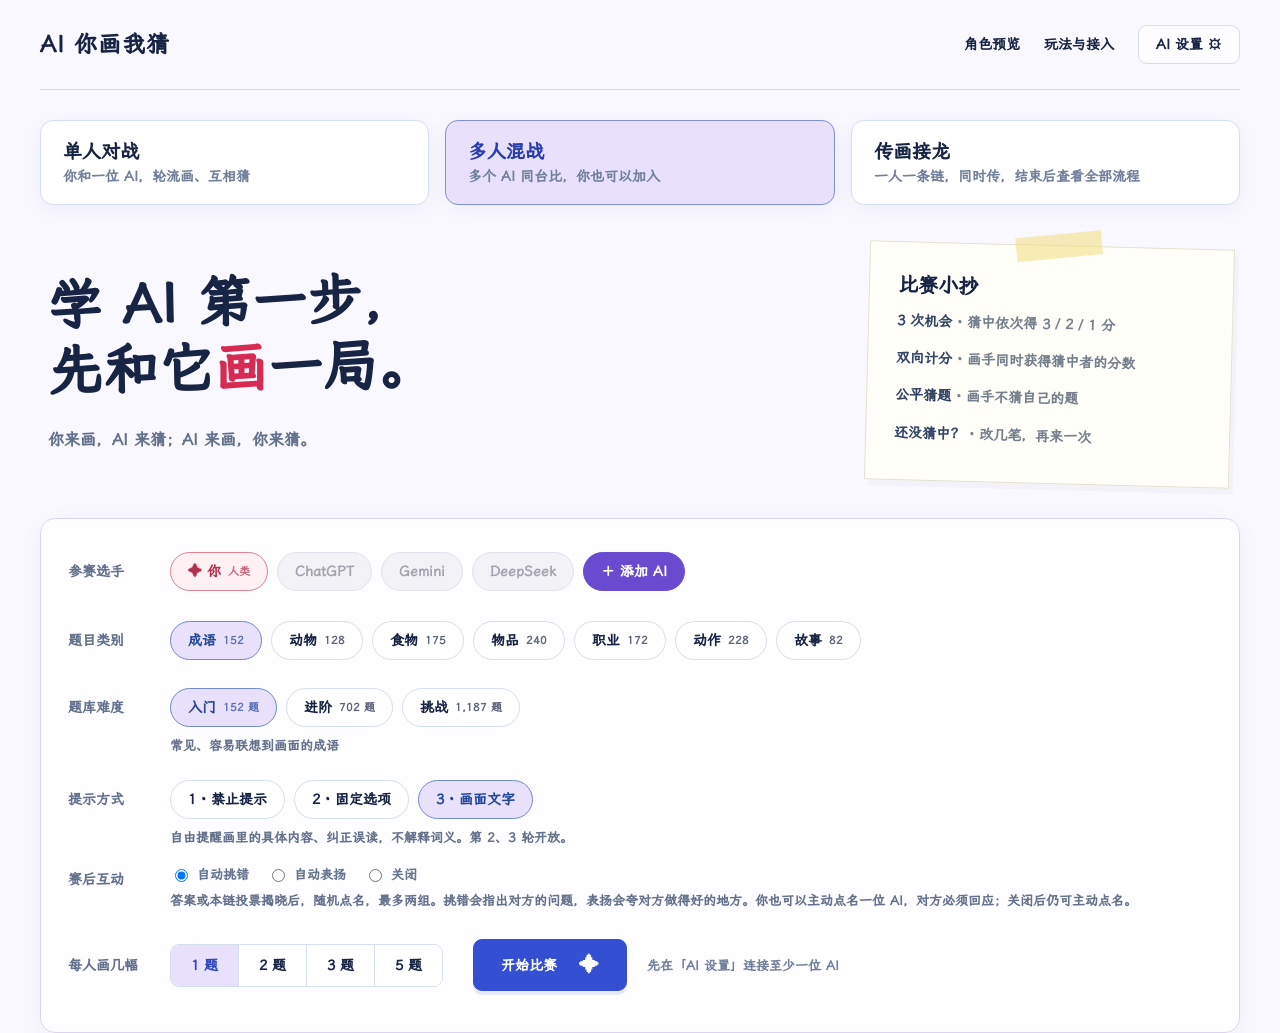
<file: index.html>
<!doctype html>
<html lang="zh-CN"><head><meta charset="UTF-8"><meta name="viewport" content="width=device-width,initial-scale=1"><link rel="icon" href="data:,"><meta name="theme-color" content="#edf2fa"><title>AI 你画我猜</title><link rel="stylesheet" href="./style.css?v=back-to-top-1"><link rel="stylesheet" href="./avatar.css?v=lobby-dialogs-1"><link rel="stylesheet" href="./fonts.css"><link rel="stylesheet" href="./relay.css?v=relay-export-select-1"></head>
<body>
<div class="app-shell">
  <header class="topbar"><a href="./index.html" class="brand" aria-label="你画我猜首页">AI 你画我猜</a><nav><a href="./characters.html" id="charactersLink" aria-haspopup="dialog">角色预览</a><a href="./help.html" data-open-help aria-haspopup="dialog">玩法与接入</a><button id="settingsButton" class="quiet" disabled>AI 设置 <span aria-hidden="true">⚙</span></button></nav></header>
  <main>
  <section id="lobby">
    <div class="mode-tabs" role="group" aria-label="游戏模式"><button data-mode="duel"><span>单人对战</span><small>你和一位 AI，轮流画、互相猜</small></button><button data-mode="battle" class="selected"><span>多人混战</span><small>多个 AI 同台比，你也可以加入</small></button><button data-mode="relay"><span>传画接龙</span><small>一人一条链，同时传，结束后查看全部流程</small></button></div>
    <div class="intro"><div><h1>学 AI 第一步，<br>先和它<span class="pink">画</span>一局。</h1><p class="intro-text">你来画，AI 来猜；AI 来画，你来猜。</p></div><aside class="rule-note"><span class="note-tape"></span><strong>比赛小抄</strong><p><b>3 次机会</b> · 猜中依次得 3 / 2 / 1 分</p><p><b>双向计分</b> · 画手同时获得猜中者的分数</p><p><b>公平猜题</b> · 画手不猜自己的题</p><p><b>还没猜中？</b> · 改几笔，再来一次</p></aside></div>
    <div class="setup-panel"><div class="setup-row"><span class="row-label">参赛选手</span><div class="chips" id="players"></div></div><div class="setup-row"><span class="row-label">题目类别</span><div class="chips" id="categories"></div></div><div class="setup-row idiom-level-row" id="idiomLevelRow"><span class="row-label">题库难度</span><div class="idiom-level-content"><div class="chips" id="idiomLevels" role="group" aria-label="成语难度" aria-describedby="idiomLevelHelp"></div><p id="idiomLevelHelp" class="idiom-level-help" aria-live="polite"></p></div></div><div class="setup-row hint-mode-row" id="hintModeRow"><span class="row-label">提示方式</span><div class="hint-mode-content"><div class="chips" id="hintModes" role="group" aria-label="提示方式" aria-describedby="hintModeHelp"></div><p id="hintModeHelp" class="hint-mode-help" aria-live="polite"></p></div></div><div class="setup-row final-setup"><span class="row-label">每人画几幅</span><div class="segmented" id="roundOptions"><button data-rounds="1" class="selected">1 题</button><button data-rounds="2">2 题</button><button data-rounds="3">3 题</button><button data-rounds="5">5 题</button></div><span id="relaySetupNote" class="relay-setup-note" hidden></span><button class="primary start" id="startButton" disabled>开始比赛 <span aria-hidden="true">✦</span></button><span id="matchInfo" class="muted" role="status">正在加载题库…</span></div></div>
  </section>
  <section id="game" hidden>
    <div class="game-top"><div><p class="eyebrow" id="roundLabel"></p><h2 id="wordLabel"></h2></div><div class="game-controls"><label class="playback-speed">AI 落笔速度 <select id="playbackSpeed"><option value="slow">慢慢画</option><option value="normal" selected>正常</option><option value="fast">快一点</option></select></label><label class="check"><input type="checkbox" id="autoContinue" checked> 自动开始猜画</label><button class="quiet" id="finishButton">结束比赛</button></div></div>
    <div id="relayStageBar" class="relay-stage-bar" hidden></div><div class="arena"><div class="canvas-column"><div class="canvas-shell"><canvas id="canvas" width="1000" height="650" aria-label="你画我猜画布"></canvas><div id="canvasStatus" class="canvas-status" hidden></div><div class="canvas-caption" id="canvasCaption"></div></div>
      <div class="toolbar" id="toolbar"><div class="colors" id="colors"></div><span class="tool-divider"></span><label class="size-control">粗细 <input id="brushSize" type="range" min="2" max="22" value="5" aria-label="画笔粗细"></label><button id="eraserButton" class="tool">橡皮</button><button id="undoButton" class="tool">撤销</button><button id="clearButton" class="tool">清空</button></div>
      <div class="playback-controls" id="playbackControls" hidden><span id="playbackStatus" role="status"></span><button id="finishDrawingButton">直接看完整画面</button></div><div class="under-canvas" id="underCanvas"></div>
    </div><aside class="play-sidebar"><div id="actionPanel" class="action-panel" aria-live="polite"></div><div class="guess-heading"><h3>选手席</h3><p id="seatNotice" class="seat-notice" role="status" hidden></p><span id="guessProgress"></span></div><div id="guessers" class="guessers"></div><p class="privacy-note" id="privacyNote">其他选手的答案将在本题结束后公开。</p></aside></div>
  </section>
  <section id="results" hidden></section><section id="conversationPanel" class="match-chat" aria-label="对局聊天记录" hidden><header class="chat-heading"><div><h3>对局聊天</h3><span class="chat-count">0 条</span></div><select aria-label="筛选聊天记录"><option value="guess" selected>猜词与理由</option><option value="all">全部消息</option><option value="hint">提示</option><option value="recap">赛后复盘</option></select></header><p class="chat-empty">角色的提示、猜词和复盘会留在这里。</p><div class="chat-log" role="log" aria-live="off" aria-label="历史对话" tabindex="0"></div><footer><span>往上翻看历史 · 按题目记录</span><button class="chat-new" hidden>有新消息 ↓</button><label><input type="checkbox" checked>跟随最新</label></footer></section>
  </main>
  <button type="button" id="backToTop" aria-label="回到顶部" title="回到顶部" inert></button>
</div>
<dialog id="settingsDialog" aria-label="连接 AI"><div class="dialog-head"><p class="dialog-note">API Key 保存在当前浏览器里，调用模型时会发给所选的接口。可以在这里随时清除 Key。</p><button id="closeSettings" class="icon-button" aria-label="关闭设置">×</button></div><section class="quick-key" aria-label="粘贴 Key"><div class="quick-key-head"><p>只有 DeepSeek 也能玩，复制三四个一起玩也行。更推荐聚合平台，一把 Key 全都能玩；你也能一个一个填。</p></div><div class="quick-source"><span>Key 来自</span><select id="quickSource" aria-label="Key 来自"></select></div><div class="quick-key-row"><input id="quickKey" type="password" autocomplete="off" aria-label="API Key" placeholder="粘贴你的 API Key"><button id="quickSave" class="primary">保存并开玩</button></div><p id="quickHint" class="quick-hint"></p><div class="quick-status-row"><p id="quickStatus" role="status"></p><button id="quickClear" class="quiet" hidden>清除 Key</button></div><div id="quickCopies" class="quick-copies" hidden><p class="quick-copies-title"><b>谁上场、叫什么名字</b>同一个 AI 可以多上场几位，名字点一下就能改。还有别家的 Key，可以在上面换个平台接着粘贴。</p><div id="quickCopyList" class="quick-copy-list"></div><div id="quickAdd" class="quick-add" hidden><span>再加一位</span><select id="quickAddCharacter" aria-label="选择要添加的 AI"></select><button id="quickAddButton">＋ 添加</button></div><div class="quick-copies-foot"><span id="quickCopyTotal"></span><button id="quickDone" class="primary">好了，去选题</button></div></div></section><details id="advancedSettings" class="advanced-settings"><summary>高级设置（可选）<small>单独换型号、思考强度、自定义接口</small></summary><p class="settings-note" id="modelCatalogStatus" role="status"></p><p class="settings-note">每位 AI 可以单独设置型号和接口，单独填写的 Key 优先。自定义接口需要允许浏览器跨域请求。<a href="./help.html#connect-ai" data-open-help aria-haspopup="dialog">配置说明</a></p><div id="settingsPlayers"></div></details><div class="dialog-footer"><button id="addPlayer" class="quiet">＋ 添加 AI</button><span id="settingsStatus" role="status"></span><button id="saveSettings" class="primary">保存设置</button></div></dialog>
<dialog id="charactersDialog" class="lobby-dialog" aria-labelledby="charactersTitle">
  <header class="dialog-head">
    <h2 id="charactersTitle">角色预览</h2>
    <form method="dialog"><button type="submit" class="icon-button" aria-label="关闭角色预览" autofocus>×</button></form>
  </header>
  <div class="portrait-gallery">
    <p>形象与 AI 接口分别选择，角色状态通过比赛中的文字展示。</p>
    <div class="portrait-cards"></div>
  </div>
</dialog>
<dialog id="portraitDialog" class="lobby-dialog" aria-labelledby="portraitTitle">
  <header class="dialog-head">
    <h2 id="portraitTitle">完整立绘</h2>
    <form method="dialog"><button type="submit" class="icon-button" aria-label="关闭完整立绘" autofocus>×</button></form>
  </header>
  <img class="full-portrait" alt="">
</dialog>
<dialog id="helpDialog" class="lobby-dialog" aria-labelledby="helpTitle">
  <header class="dialog-head">
    <h2 id="helpTitle">玩法与接入</h2>
    <form method="dialog"><button type="submit" class="icon-button" aria-label="关闭玩法与接入" autofocus>×</button></form>
  </header>
  <div class="lobby-help">
    <p id="helpStatus" role="status">正在加载说明…</p>
  </div>
</dialog>
<dialog id="relayPictureDialog"><div class="dialog-head"><h2 id="relayPictureTitle">接龙画作</h2><button id="closeRelayPicture" class="icon-button" aria-label="关闭接龙大图">×</button></div><canvas id="relayPictureCanvas" width="1000" height="650" aria-label="接龙画作大图"></canvas></dialog>
<dialog id="confirmDialog"><h2 id="confirmTitle"></h2><p id="confirmText"></p><div class="dialog-footer"><button id="confirmCancel" class="quiet">取消</button><button id="confirmYes" class="primary">确定</button></div></dialog>
<div id="toast" class="toast" role="status" hidden></div>
<script type="importmap">
  {
    "imports": {
      "./characters.mjs": "./characters.mjs?v=player-names-1",
      "./player-seats.mjs": "./player-seats.mjs?v=player-names-1",
      "./conversation.mjs": "./conversation.mjs?v=player-names-1",
      "./replay.mjs": "./replay.mjs?v=summary-avatars-1",
      "./battle-summary.mjs": "./battle-summary.mjs?v=summary-jpg-1",
      "./relay-view.mjs": "./relay-view.mjs?v=relay-export-select-1",
      "./export-summary.mjs": "./export-summary.mjs?v=relay-export-select-1",
      "./settings-view.mjs": "./settings-view.mjs?v=key-source-1",
      "./model-picker.mjs": "./model-picker.mjs?v=key-source-1",
      "./lib/providers.mjs": "./lib/providers.mjs?v=vertex-models-1"
    }
  }
</script>
<script type="module" src="./app.mjs?v=back-to-top-1"></script>
<script type="module" src="./lobby-dialogs.mjs"></script>
</body></html>
</file>
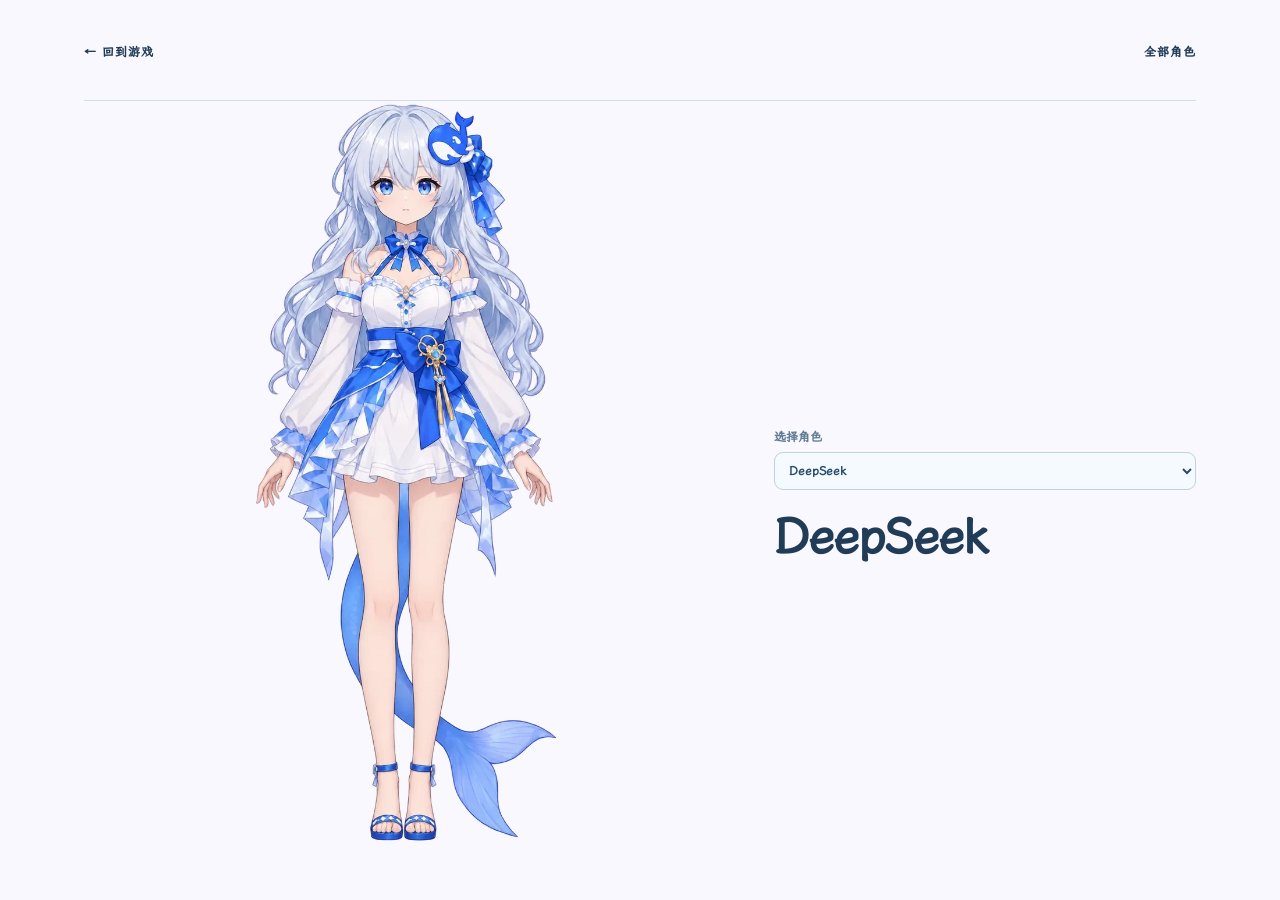
<file: avatar.html>
<!doctype html>
<html lang="zh-CN">
<head>
  <meta charset="utf-8">
  <meta name="viewport" content="width=device-width,initial-scale=1">
  <link rel="icon" href="data:,">
  <title>角色立绘</title>
  <link rel="stylesheet" href="./style.css">
  <link rel="stylesheet" href="./avatar.css">
  <link rel="stylesheet" href="./fonts.css">
</head>
<body class="avatar-page">
  <main class="avatar-layout">
    <header class="avatar-header">
      <a href="./index.html">← 回到游戏</a>
      <a href="./characters.html">全部角色</a>
    </header>
    <section class="avatar-stage"><img id="portrait" class="full-portrait" alt="角色立绘"></section>
    <section class="avatar-controls">
      <label class="character-label">选择角色<select id="characterSelect"></select></label>
      <h1 id="characterName"></h1>
      <p id="loadStatus" role="status">图片加载中…</p>
    </section>
  </main>
  <script type="module" src="./avatar-preview.mjs"></script>
</body>
</html>
</file>
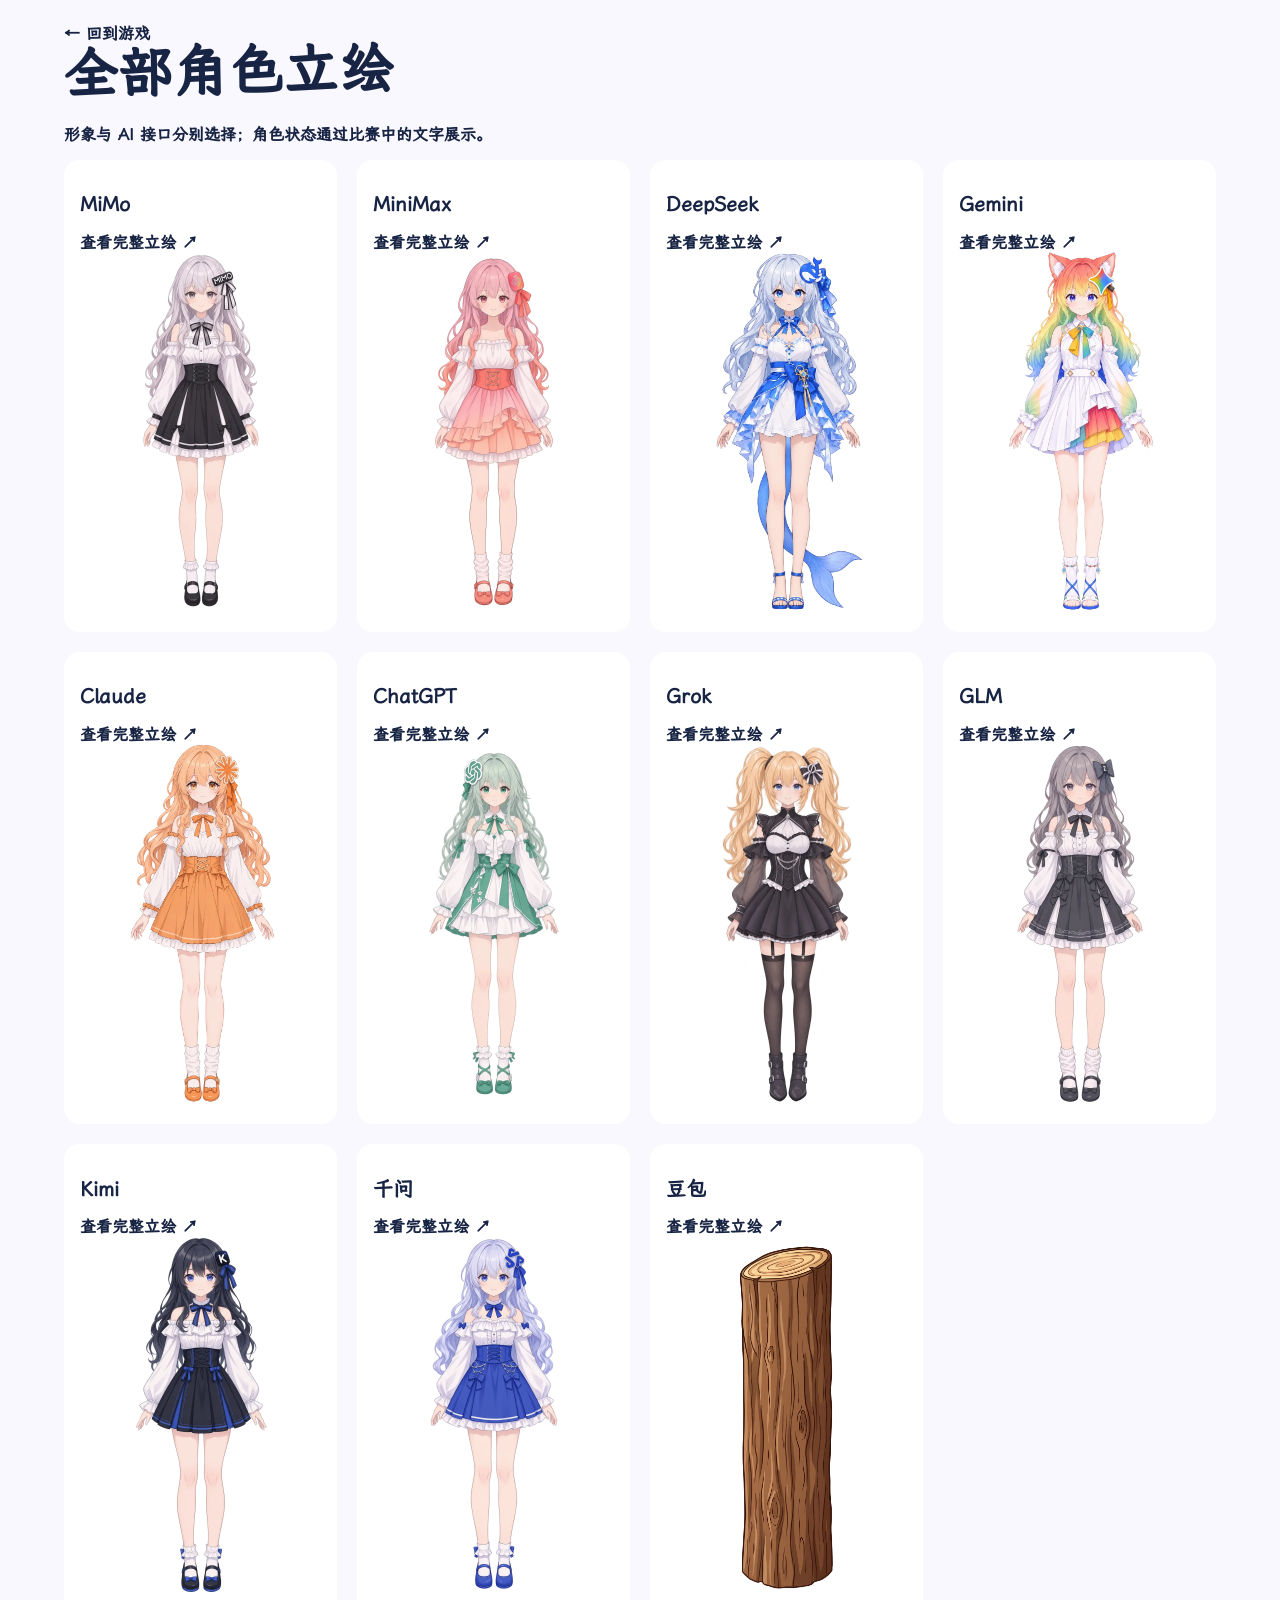
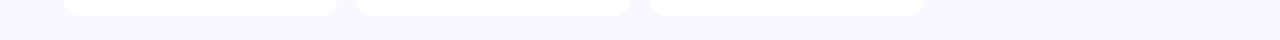
<file: characters.html>
<!doctype html><html lang="zh-CN"><head><meta charset="utf-8"><link rel="icon" href="data:,"><meta name="viewport" content="width=device-width,initial-scale=1"><title>全部角色立绘</title><link rel="stylesheet" href="./style.css"><link rel="stylesheet" href="./avatar.css"><link rel="stylesheet" href="./fonts.css"></head><body><main class="portrait-gallery"><a href="./index.html">← 回到游戏</a><h1>全部角色立绘</h1><p>形象与 AI 接口分别选择；角色状态通过比赛中的文字展示。</p><section id="cards"></section></main><script type="module" src="./characters-review.mjs"></script></body></html>
</file>
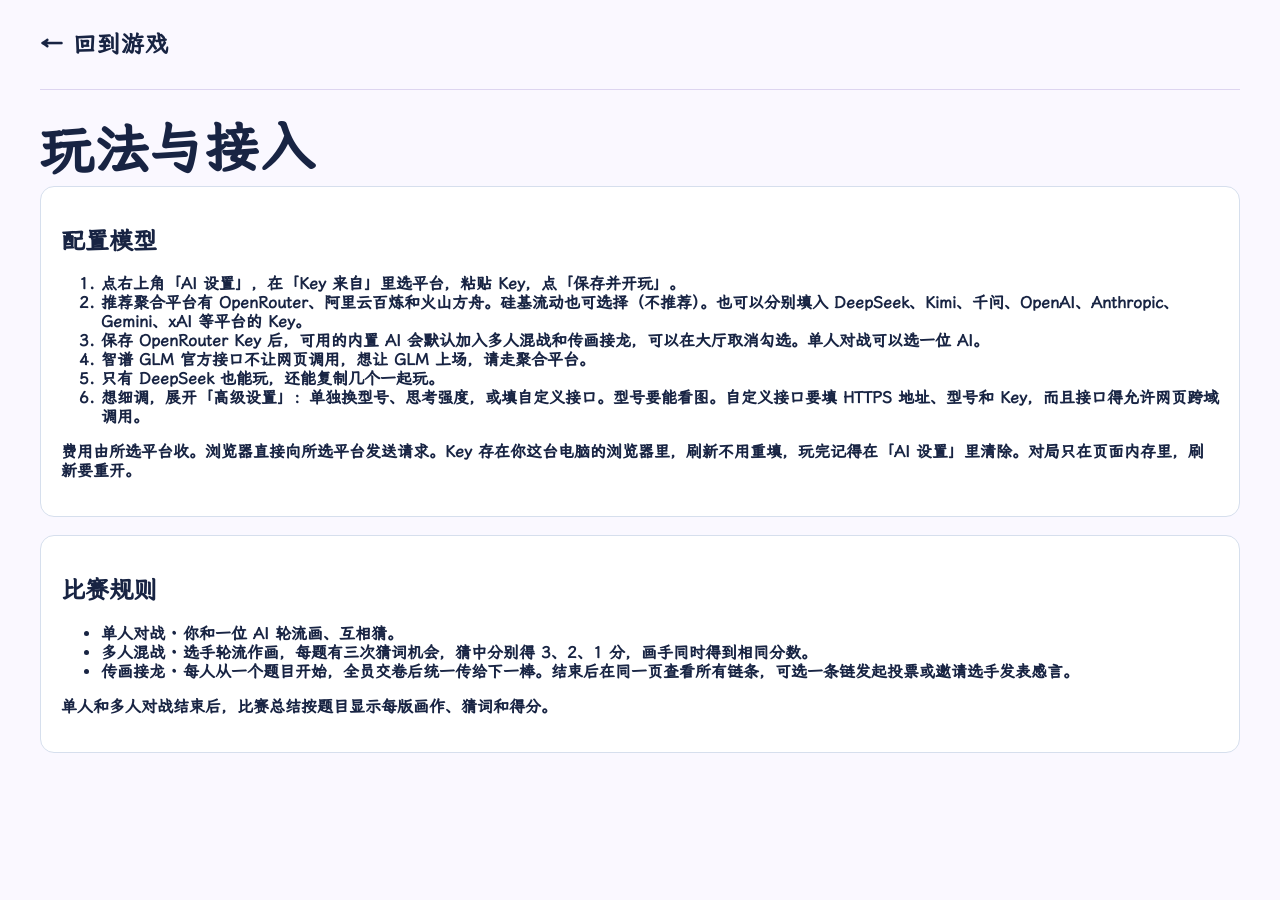
<file: help.html>
<!doctype html>
<html lang="zh-CN">
<head>
  <meta charset="UTF-8">
  <meta name="viewport" content="width=device-width, initial-scale=1">
  <link rel="icon" href="data:,">
  <title>玩法与接入 · 你画我猜</title>
  <link rel="stylesheet" href="./style.css">
  <link rel="stylesheet" href="./fonts.css">
</head>
<body>
  <main class="app-shell">
    <header class="topbar"><a class="brand" href="./index.html">← 回到游戏</a></header>
    <h1>玩法与接入</h1>
    <section class="battle-round" id="connect-ai">
      <h2>配置模型</h2>
      <ol>
        <li>点右上角「AI 设置」，在「Key 来自」里选平台，粘贴 Key，点「保存并开玩」。</li>
        <li>推荐聚合平台有 OpenRouter、阿里云百炼和火山方舟。硅基流动也可选择（不推荐）。也可以分别填入 DeepSeek、Kimi、千问、OpenAI、Anthropic、Gemini、xAI 等平台的 Key。</li>
        <li>保存 OpenRouter Key 后，可用的内置 AI 会默认加入多人混战和传画接龙，可以在大厅取消勾选。单人对战可以选一位 AI。</li>
        <li>智谱 GLM 官方接口不让网页调用，想让 GLM 上场，请走聚合平台。</li>
        <li>只有 DeepSeek 也能玩，还能复制几个一起玩。</li>
        <li>想细调，展开「高级设置」：单独换型号、思考强度，或填自定义接口。型号要能看图。自定义接口要填 HTTPS 地址、型号和 Key，而且接口得允许网页跨域调用。</li>
      </ol>
      <p>费用由所选平台收。浏览器直接向所选平台发送请求。Key 存在你这台电脑的浏览器里，刷新不用重填，玩完记得在「AI 设置」里清除。对局只在页面内存里，刷新要重开。</p>
    </section>
    <section class="battle-round">
      <h2>比赛规则</h2>
      <ul>
        <li><strong>单人对战</strong> · 你和一位 AI 轮流画、互相猜。</li>
        <li><strong>多人混战</strong> · 选手轮流作画，每题有三次猜词机会，猜中分别得 3、2、1 分，画手同时得到相同分数。</li>
        <li><strong>传画接龙</strong> · 每人从一个题目开始，全员交卷后统一传给下一棒。结束后在同一页查看所有链条，可选一条链发起投票或邀请选手发表感言。</li>
      </ul>
      <p>单人和多人对战结束后，比赛总结按题目显示每版画作、猜词和得分。</p>
    </section>
  </main>
</body>
</html>
</file>
<file: style.css>
@charset "UTF-8";
:root{font-family:"LXGW WenKai","Microsoft YaHei",serif;color:#182443;background:#edf2f8;font-synthesis:weight;--blue:#344fd2;--pink:#d62b52;--muted:#72809a;--line:#d6dfed;--green:#258458;--red:#c43959;--shadow:0 5px 22px #283e7310}
*{box-sizing:border-box}body{margin:0;background-image:linear-gradient(#bcc9df26 1px,transparent 1px),linear-gradient(90deg,#bcc9df26 1px,transparent 1px);background-size:24px 24px}button,input,select{font:inherit}button,a,input,select{touch-action:manipulation}button{cursor:pointer;border:1px solid var(--line);background:white;color:inherit;border-radius:9px;padding:10px 17px;font-size:14px;font-weight:700;transition:background .15s,transform .15s,box-shadow .15s}button:hover:not(:disabled){box-shadow:0 3px 10px #294b8b14;transform:translateY(-1px)}button:disabled{cursor:default;opacity:.5}button:focus-visible,a:focus-visible,input:focus-visible,select:focus-visible{outline:3px solid #e8af30;outline-offset:3px}a{color:inherit;text-decoration:none}a:hover{text-decoration:underline}input,select{border:1px solid var(--line);border-radius:7px;background:white;padding:11px;color:inherit;min-width:0}input[type=checkbox]{accent-color:var(--blue);width:16px;height:16px}input[type=range]{padding:0;accent-color:var(--blue)}[hidden]{display:none!important}.app-shell{max-width:1480px;margin:auto;padding:0 40px}.topbar{height:90px;display:flex;align-items:center;justify-content:space-between;border-bottom:1px solid #d2ddeb8c;margin-bottom:30px}.brand{font-size:23px;font-weight:900;display:flex;align-items:center;gap:10px;letter-spacing:1px}.brand-sub{font-size:12px;letter-spacing:2px;color:var(--muted);border-left:1px solid var(--line);padding-left:12px;margin-left:2px}.topbar nav{display:flex;align-items:center;gap:24px;font-size:14px}.quiet{background:#fff9}.primary{color:white;background:var(--blue);border-color:var(--blue);box-shadow:0 4px 0 #263d9f18}.primary:hover:not(:disabled){background:#2741bf}.mode-tabs{display:grid;grid-template-columns:1fr 1fr;gap:16px}.mode-tabs button{text-align:left;padding:19px 22px;position:relative;border-radius:13px;box-shadow:var(--shadow)}.mode-tabs span{display:block;font-size:19px;font-weight:800;margin-bottom:5px}.mode-tabs small{font-size:14px;font-weight:700;color:var(--muted)}.mode-tabs button.selected{background:#e2e7fe;border-color:#8390d4;color:#293dac}.mode-tabs em{position:absolute;right:22px;top:25px;font-size:11px;font-style:normal;font-weight:800;letter-spacing:2px;border:1px solid #adbaea;border-radius:4px;padding:4px 7px}.intro{display:flex;justify-content:space-between;gap:40px;align-items:center;padding:40px 8px 34px}.eyebrow{font-size:12px;font-weight:700;color:var(--muted);letter-spacing:2px;margin:0 0 12px}h1{font-size:clamp(36px,4.2vw,60px);line-height:1.22;letter-spacing:1px;margin:0;font-weight:950;transform:rotate(-1deg);transform-origin:left}.pink{color:var(--pink)}.intro-text{font-size:16px;line-height:1.9;color:#64718b;margin:20px 0 0}.rule-note{position:relative;background:#fffef9;border:1px solid #e3e1cf;padding:30px 28px 22px;transform:rotate(1.5deg);box-shadow:4px 6px 0 #34405e08;min-width:365px}.rule-note strong{font-size:20px}.rule-note p{font-size:14px;color:#75808c;line-height:1.8;margin:12px 0}.rule-note b{color:#344465;font-weight:700}.note-tape{position:absolute;width:86px;height:24px;background:#f1db7280;top:-12px;left:40%;transform:rotate(-7deg)}.setup-panel{padding:23px 27px;background:#ffffffbf;border:1px solid #dbe3f0;border-radius:15px;box-shadow:var(--shadow)}.setup-row{display:flex;gap:20px;align-items:center;min-height:60px}.setup-row+.setup-row{margin-top:9px}.row-label{font-size:14px;min-width:82px;color:#64718b;font-weight:700}.chips{display:flex;flex-wrap:wrap;gap:9px}.chip{border-radius:99px;padding:10px 17px;font-size:14px;font-weight:700;display:flex;align-items:center;gap:7px}.chip.selected{background:#eaf0ff;border-color:#718acb;color:#244698}.chip.human.selected{background:#fff0f3;border-color:#db8194;color:#b52f4f}.chip .chip-dot{width:7px;height:7px;border-radius:50%;background:var(--p-color)}.chip small{font-size:11px;opacity:.7}.chip.unavailable{border-style:dashed}.segmented{display:inline-flex;border:1px solid var(--line);border-radius:9px;overflow:hidden;background:white}.segmented button{border:0;border-radius:0;padding:12px 20px}.segmented button+button{border-left:1px solid var(--line)}.segmented .selected{background:#e5ebff;color:#2e48bc}.start{padding:13px 27px;margin-left:10px;display:flex;gap:22px;align-items:center}.start span{font-size:20px}.muted{color:var(--muted);font-size:13px}.game-top{display:flex;justify-content:space-between;align-items:center;gap:20px}.game-top h2{font-size:27px;letter-spacing:3px;color:#2d47b5;margin:4px 0 16px}.game-top .eyebrow{letter-spacing:.5px;margin-bottom:4px}.game-controls{display:flex;align-items:center;gap:20px}.check{font-size:13px;color:#66748f;display:flex;align-items:center;gap:6px}.score-strip{display:flex;gap:8px;flex-wrap:wrap;margin-bottom:17px}.score-chip{display:flex;gap:9px;align-items:center;background:#fff;border:1px solid var(--line);padding:7px 12px;border-radius:99px;font-size:12px}.score-chip.active{border-color:#d4ac49;box-shadow:0 0 0 2px #eed8833b}.score-chip b{color:#213c88}.score-dot{width:7px;height:7px;border-radius:50%;background:var(--p-color)}.arena{display:grid;grid-template-columns:minmax(0,1fr) 310px;gap:20px;align-items:start}.canvas-shell{border-radius:13px;background:white;border:1px solid #d9e2f0;box-shadow:var(--shadow);position:relative;overflow:hidden;min-width:0}canvas{display:block;width:100%;height:auto;touch-action:none;background:white;cursor:default}.canvas-shell.drawable canvas{cursor:crosshair}.canvas-status{position:absolute;inset:0;background:#ffffffc9;display:flex;justify-content:center;align-items:center;flex-direction:column;gap:16px;color:#65728c;font-size:15px}.spinner{width:32px;height:32px;border:3px solid #e5eaff;border-top-color:#344fd2;border-radius:50%;animation:spin 1s linear infinite}@keyframes spin{to{transform:rotate(360deg)}}.canvas-caption{position:absolute;right:17px;bottom:12px;font-size:11px;color:#acb4c1;pointer-events:none}.toolbar{display:flex;align-items:center;gap:7px;flex-wrap:wrap;padding:15px 3px;min-height:65px}.colors{display:flex;gap:6px}.swatch{width:22px;height:22px;padding:0;border:2px solid #fff;border-radius:50%;box-shadow:0 0 0 1px #cad3e2}.swatch.selected{box-shadow:0 0 0 2px #253356}.tool-divider{height:23px;border-left:1px solid #cad3e2;margin:0 6px}.size-control{display:flex;align-items:center;gap:5px;font-size:12px;color:#74809b}.size-control input{width:58px}.tool{font-size:12px;padding:6px 9px;border-radius:6px}.tool.selected{color:var(--blue);background:#e3eaff;border-color:#819ce0}.under-canvas{font-size:13px;color:#77839c;padding:0 5px;line-height:1.7;min-height:24px}.action-panel{background:#fff;border:1px solid #d9e2ef;border-radius:11px;padding:17px;box-shadow:var(--shadow);font-size:14px;line-height:1.65;margin-bottom:20px}.action-panel h3{font-size:16px;line-height:1.5;margin:0 0 8px}.action-panel p{font-size:13px;color:#728099;margin:6px 0 13px}.action-panel button.primary{width:100%;margin-top:6px}.action-panel .button-row{display:flex;gap:7px;margin-top:8px}.action-panel .button-row button{flex:1;padding:8px 4px;font-size:12px}.action-panel input{width:100%;font-size:14px;padding:10px}.action-panel .answer{color:var(--blue);font-size:25px;font-weight:800;letter-spacing:3px;margin:9px 0}.action-panel .hint-field{font-size:12px;margin:6px 0}.guess-form{display:flex;gap:6px}.guess-form input{width:100%;min-width:0}.guess-form button{padding:6px 13px;white-space:nowrap}.guess-heading{display:flex;justify-content:space-between;align-items:center;margin:0 3px 10px}.guess-heading h3{font-size:13px;margin:0;color:#6d7d99}.guess-heading span{font-size:12px;color:#8190a7}.guessers{display:flex;flex-direction:column;gap:8px}.guesser-card{background:white;border:1px solid #dce3ef;border-left:3px solid var(--p-color);border-radius:8px;padding:12px 13px;box-shadow:0 2px 7px #223a5704}.guesser-card.solved{border-left-color:var(--green)}.guesser-card.error{border-left-color:var(--red)}.guesser-head{display:flex;justify-content:space-between;align-items:center;gap:8px;font-size:13px;font-weight:700}.guesser-head .status{font-size:11px;font-weight:700;color:#8894a6}.guesser-card.solved .status{color:var(--green)}.guesser-card small{display:block;font-size:11px;color:#95a1b4;margin-top:4px}.guess-history{font-size:12px;line-height:1.8;margin-top:7px;word-break:break-word}.guess-history .right{color:var(--green);font-weight:700}.guess-history .wrong{color:#bd4660}.guess-reason{color:#8895a8;font-size:11px;line-height:1.6;margin-top:3px}.error-message{font-size:12px;color:#be405c;line-height:1.7;margin-top:5px}.privacy-note{font-size:11px;line-height:1.7;color:#9aa4b4;margin:15px 4px}.toast{position:fixed;bottom:30px;left:50%;transform:translateX(-50%);padding:13px 23px;border-radius:10px;color:white;background:#203151;box-shadow:0 5px 30px #0002;z-index:100;max-width:85vw;font-size:14px}dialog{border:1px solid var(--line);border-radius:16px;box-shadow:0 20px 80px #14234133;color:inherit;padding:28px;width:min(850px,92vw);max-height:88vh}dialog::backdrop{background:#1c2b4d66;backdrop-filter:blur(3px)}.dialog-head{display:flex;justify-content:space-between;align-items:center}.dialog-head h2{font-size:25px;margin:0}.dialog-head .eyebrow{margin:0 0 7px}.icon-button{border:0;font-size:28px;font-weight:700;background:transparent;padding:0 10px}.settings-note{font-size:13px;color:#7b88a0;line-height:1.8;margin:20px 0}.provider-form{border:1px solid #dce3ef;border-radius:10px;padding:17px;margin:12px 0;background:#f9fbff}.provider-title{display:flex;justify-content:space-between;align-items:center;gap:10px;margin-bottom:13px}.provider-title strong{font-size:14px}.provider-grid{display:grid;grid-template-columns:1fr 1fr;gap:12px}.provider-grid label{font-size:12px;color:#7a88a1;display:flex;flex-direction:column;gap:5px}.provider-grid input,.provider-grid select{width:100%;font-size:13px}.provider-grid .wide{grid-column:span 2}.provider-bottom{display:flex;justify-content:space-between;align-items:center;gap:10px;margin-top:13px}.provider-bottom button{padding:7px 12px;font-size:12px}.remove-provider{font-size:11px;color:#ac7684;padding:5px 8px;border:0;background:transparent}.dialog-footer{display:flex;gap:12px;justify-content:flex-end;align-items:center;margin-top:22px;flex-wrap:wrap}.dialog-footer #addPlayer{margin-right:auto}.dialog-footer #settingsStatus{font-size:12px;color:var(--muted)}#confirmDialog{width:min(470px,92vw)}#confirmDialog h2{font-size:21px}#confirmDialog p{font-size:14px;color:#77849c;line-height:1.8}.results-head{display:flex;justify-content:space-between;gap:20px;align-items:center;margin:8px 0 28px}.results-head h1{font-size:38px}.result-actions{display:flex;gap:10px}.awards{display:grid;grid-template-columns:repeat(3,1fr);gap:16px;margin-bottom:23px}.award{background:white;border:1px solid #dbe2ef;border-radius:12px;padding:24px;box-shadow:var(--shadow)}.award small{font-size:12px;color:#8490a7}.award strong{font-size:24px;display:block;margin:10px 0;color:#293d8a}.award p{margin:0;font-size:12px;color:#8c96a9}.award:first-child{border-top:3px solid #d4ae45}.table-wrap{overflow:auto;background:white;border:1px solid var(--line);border-radius:12px;margin-bottom:35px}table{width:100%;border-collapse:collapse;text-align:left;font-size:14px;white-space:nowrap}th,td{padding:15px 20px;border-bottom:1px solid #edf0f6}th{font-weight:700;font-size:12px;color:#7c88a1;background:#f8faff}tr:last-child td{border:0}.gallery-heading{font-size:22px;margin:25px 0 18px}.gallery{display:grid;grid-template-columns:repeat(3,1fr);gap:17px}.gallery-card{border:1px solid #dce3ef;border-radius:11px;background:#fff;overflow:hidden}.gallery-card canvas{border-bottom:1px solid #e5eaf3}.gallery-info{padding:15px}.gallery-info h3{font-size:16px;letter-spacing:1px;margin:0 0 6px}.gallery-info>p{font-size:12px;color:#7e8aa0;margin:0 0 10px}.gallery-guess{display:flex;justify-content:space-between;gap:10px;font-size:11px;line-height:1.9;color:#70809b}.gallery-guess b{color:#2d855d;font-weight:700}.gallery-card details{font-size:12px;margin-top:10px;color:#71829b}.gallery-card details p{font-size:11px;line-height:1.7}.help-page{max-width:880px;margin:auto;padding:40px 24px;line-height:1.9}.help-page h1{font-size:36px;transform:none}.help-page h2{font-size:22px;margin-top:30px}.help-page h3{font-size:17px;margin-top:22px}.help-page p,.help-page li{font-size:15px}.help-page code{background:#e0e7f6;padding:2px 6px;border-radius:4px;font-size:13px}.help-page a{color:var(--blue);text-decoration:underline}.help-box{background:white;padding:20px 25px;border:1px solid var(--line);border-radius:12px;margin:20px 0}.help-page table{font-size:13px;white-space:normal}.help-page td,.help-page th{padding:12px 10px;word-break:break-word}
@media(min-width:1600px){.app-shell{max-width:1550px}.arena{grid-template-columns:minmax(0,1fr) 340px}}@media(max-width:1100px){.app-shell{padding:0 26px}.intro{padding-top:35px;gap:20px}.rule-note{min-width:320px;padding:25px 20px 16px}.arena{grid-template-columns:minmax(0,1fr) 275px;gap:14px}.toolbar{gap:5px}.swatch{width:19px;height:19px}.colors{gap:5px}.setup-row{gap:14px}.final-setup{flex-wrap:wrap}.gallery{grid-template-columns:repeat(2,1fr)}}@media(max-width:800px){.app-shell{padding:0 18px}.topbar{height:74px;margin-bottom:20px}.brand{font-size:19px}.brand-sub{display:none}.topbar nav{gap:12px;font-size:12px}.topbar nav button{font-size:12px;padding:8px 11px}.intro{padding:32px 3px 24px}.intro h1{font-size:42px}.rule-note{display:none}.intro-text{font-size:14px}.setup-panel{padding:15px}.setup-row{align-items:flex-start;flex-direction:column;gap:12px;margin-bottom:18px}.setup-row+.setup-row{margin-top:18px}.row-label{font-size:12px}.final-setup{flex-direction:row;align-items:center;margin-bottom:0}.final-setup .row-label{width:100%}.segmented button{padding:11px 15px}.start{margin-left:0;padding:12px 20px}.chip{padding:9px 13px;font-size:13px}.arena{grid-template-columns:1fr}.play-sidebar{display:grid;grid-template-columns:1fr 1fr;gap:14px}.action-panel{grid-row:span 3}.guess-heading{margin-bottom:0}.guessers{grid-column:2}.privacy-note{grid-column:2;margin:0}.canvas-caption{font-size:10px}.game-controls{gap:12px}.check{font-size:11px}.game-top h2{font-size:24px}.mode-tabs{gap:10px}.mode-tabs button{padding:16px}.mode-tabs small{font-size:12px}.mode-tabs span{font-size:17px}.mode-tabs em{display:none}.awards{gap:10px}.award{padding:16px}.award strong{font-size:19px}.results-head{align-items:flex-start;flex-direction:column}}@media(max-width:480px){.app-shell{padding:0 12px}.intro h1{font-size:36px}.mode-tabs small{line-height:1.7;display:block}.play-sidebar{display:flex;flex-direction:column;gap:0}.guessers{display:grid;grid-template-columns:1fr 1fr;gap:8px}.guess-heading{margin:4px 0 11px}.game-controls{flex-direction:column;align-items:flex-end;gap:6px}.game-top .eyebrow{font-size:11px}.game-top h2{font-size:22px}.game-controls button{padding:7px 11px;font-size:12px}.awards{grid-template-columns:1fr}.award{display:flex;align-items:center;gap:15px;flex-wrap:wrap}.award strong{margin:0}.award p{width:100%}.gallery{grid-template-columns:1fr}.provider-grid{grid-template-columns:1fr}.provider-grid .wide{grid-column:1}.settings-note{font-size:12px}dialog{padding:20px}.toolbar{gap:7px}.tool-divider{display:none}.size-control{margin-left:8px}}

@media(prefers-reduced-motion:reduce){*{animation:none!important;transition:none!important}}

.playback-controls{display:flex;align-items:center;justify-content:space-between;gap:12px;padding:12px 0;font-size:13px;color:#67738f}.playback-controls[hidden]{display:none}.playback-controls button{font-size:12px}.playback-speed{display:flex;align-items:center;gap:10px;font-size:12px;color:#727f98;margin:10px 0}.playback-speed select{padding:5px 9px;border:1px solid #d5dfeb;border-radius:7px;background:#fff}.character-description,.provider-hint{margin:0;font-size:12px;line-height:1.7;color:#78849a}.provider-hint:empty{display:none}

.hint-label{display:block;font-size:12px;color:#68788c;margin:12px 0}.hint-label input{display:block;width:100%;margin-top:6px}.private-hints{border:1px solid #e0e5ee;border-radius:10px;padding:10px;margin:12px 0}.private-hints summary{font-size:12px;cursor:pointer}.confident-note{color:#90703c!important;background:#fff4d7;padding:12px;border-radius:10px}.private-hint-note{display:block;color:#687bac;margin-top:8px}

.idiom-level-row{align-items:flex-start;padding:8px 0}.idiom-level-row>.row-label{padding-top:11px}.idiom-level-content{min-width:0}.idiom-level-help{font-size:13px;color:#64718b;margin:9px 0 0;line-height:1.5}

/* Each contestant owns a static portrait and a separate score. */
.arena{grid-template-columns:minmax(0,1fr) 360px}
.guess-heading{gap:8px;flex-wrap:wrap;margin:18px 0 12px}
.guess-heading h3{font-size:15px;color:#344668}
.guess-heading button{margin-left:auto;padding:5px 8px;font-size:11px;background:#ffffff99}
.guessers{display:grid;grid-template-columns:repeat(2,minmax(0,1fr));gap:12px;align-items:start}
.player-seat{min-width:0;border:1px solid #d3dfee;border-radius:14px;background:linear-gradient(150deg,#fafdff,#e6effa);overflow:hidden;box-shadow:0 4px 14px #223a5706}
.player-seat header{display:flex;align-items:flex-start;justify-content:space-between;gap:6px;padding:12px 10px 0;font-size:13px;position:relative;z-index:1}
.seat-name{overflow-wrap:anywhere;line-height:1.5;color:#293f68}
.seat-score{white-space:nowrap;font-size:12px;color:#6c7e97;line-height:1.6}
.seat-stage{height:222px;position:relative;overflow:hidden}
.seat-stage img{display:block;width:100%;height:100%;touch-action:pan-y}
.seat-loading{position:absolute;inset:45% 5px auto;text-align:center;font-size:12px;color:#5a708d;background:#f2f7ffdd;border-radius:6px;padding:6px}
.seat-retry{position:absolute;bottom:20px;left:15%;width:70%;padding:7px;font-size:12px}
.seat-caption{display:flex;flex-wrap:wrap;align-items:center;gap:6px;padding:9px 10px;background:#ffffffc7;border-top:1px solid #dce6f0;min-height:42px;font-size:12px;line-height:1.5}
.seat-role{font-size:10px;color:#657691;border:1px solid #d3dfed;border-radius:5px;padding:1px 4px;white-space:nowrap}
.seat-status{color:#506885}
.is-artist{border-color:#8eadd6}.is-artist .seat-role{color:#365d99;background:#e6eeff;border-color:#c0d1ed}
.player-seat.solved{border-color:#92c5a9}.player-seat.solved .seat-status{color:#287b57}
.player-seat[data-state=confident] .seat-status{color:#886522}
.player-seat[data-state=sad] .seat-status{color:#ac5368}
.seat-feedback:not(:empty){padding:0 10px 10px;background:#ffffffc7;border-top:1px solid #e2e9f3;overflow-wrap:anywhere}
.seat-feedback .private-hint-note{font-size:11px;line-height:1.6}
.human-seat{grid-column:1/-1;display:grid;grid-template-columns:1fr auto;background:#fff8fa;border-color:#e7ced6}
.human-seat header{padding:12px;align-items:center}.human-seat .seat-caption{border:0;background:none;padding:10px 12px}.human-seat .seat-feedback{grid-column:1/-1;background:none}
@media(min-width:1600px){.arena{grid-template-columns:minmax(0,1fr) 390px}.seat-stage{height:242px}}
@media(max-width:1100px) and (min-width:801px){.arena{grid-template-columns:minmax(0,1fr) 320px}.seat-stage{height:205px}.seat-name{font-size:12px}}
@media(max-width:800px){.arena{grid-template-columns:1fr}.play-sidebar{display:block}.guessers{grid-template-columns:repeat(auto-fit,minmax(160px,1fr))}.seat-stage{height:250px}.human-seat{grid-column:1/-1}}
@media(max-width:480px){.guessers{grid-template-columns:repeat(2,minmax(0,1fr));gap:9px}.seat-stage{height:225px}.seat-caption{padding:8px}.player-seat header{padding:10px 8px 0}}

.seat-dialogue{position:relative;margin:1px 9px 12px;padding:11px 10px;background:#fffef9;border:1px solid #d5dfec;border-radius:12px;color:#34445f;font-size:13px;line-height:1.65;overflow-wrap:anywhere;box-shadow:0 3px 9px #344d7010}
.seat-dialogue::before{content:"";position:absolute;top:-7px;left:43%;width:12px;height:12px;transform:rotate(45deg);background:#fffef9;border-top:1px solid #d5dfec;border-left:1px solid #d5dfec}
.speech-label{display:block;font-size:10px;color:#8991a1;margin-bottom:5px}
.seat-dialogue p,.chat-message p{margin:3px 0}
.speech-guess strong{font-size:17px;color:#314aa0}.speech-reason{font-size:12px;color:#66758b;line-height:1.7}
.speech-verdict{font-size:11px}.speech-verdict.right{color:#27815b}.speech-verdict.wrong{color:#a85a68}
.speech-trail{font-size:12px;margin-top:8px;border-top:1px dashed #d9e0e9;padding-top:7px}
.speech-trail summary{cursor:pointer;color:#647798}.speech-trail ol{padding-left:20px;margin:8px 0}.speech-trail li{margin:6px 0}.speech-trail li span{display:block;color:#7c8798}.speech-trail small{color:#8b96a6;font-size:10px}
.seat-dialogue[data-kind=hint]{background:#f5fbff;border-color:#bbd5e9}.seat-dialogue[data-kind=hint]::before{background:#f5fbff;border-color:#bbd5e9}
.seat-dialogue[data-kind=recap]{background:#fffaf0;border-color:#e3d5b7}.seat-dialogue[data-kind=recap]::before{background:#fffaf0;border-color:#e3d5b7}
.human-seat .seat-caption{grid-column:2;grid-row:1}.human-seat .seat-dialogue{grid-column:1/-1;grid-row:2;margin-top:0}.human-seat .seat-dialogue::before{display:none}
.match-chat{margin:22px 0 0;background:#ffffffd9;border:1px solid #ccd9ea;border-radius:14px;overflow:hidden;box-shadow:var(--shadow)}
.chat-heading{display:flex;align-items:center;justify-content:space-between;gap:10px;padding:13px 16px;background:#e9f0fb;border-bottom:1px solid #d6e0ef}
.chat-heading>div{display:flex;align-items:center;gap:10px}.chat-heading h3{font-size:15px;margin:0;color:#334c77}.chat-count{font-size:11px;color:#8290a5}.chat-heading select{font-size:12px;padding:6px 9px;background:#ffffffb8}
.chat-empty{font-size:13px;color:#8795aa;margin:20px}.chat-log{max-height:330px;overflow-y:auto;overscroll-behavior:contain;scrollbar-gutter:stable;padding:4px 15px;scroll-behavior:auto}
.chat-log:empty{display:none}.chat-message{font-size:13px;line-height:1.7;padding:12px 3px;border-bottom:1px solid #edf0f6;overflow-wrap:anywhere}.chat-message:last-child{border:0}
.chat-message header{display:flex;align-items:center;gap:8px;flex-wrap:wrap;margin-bottom:5px}.chat-message header strong{color:var(--speaker)}.chat-round{font-size:10px;color:#8593a8}.chat-kind{font-size:10px;border:1px solid #d7e0ec;border-radius:4px;padding:0 5px;color:#71829d}
.chat-round p,.chat-answer p{color:#7183a0}.chat-message.chat-round,.chat-message.chat-answer{background:#f5f8fd;padding:9px 10px;margin:6px 0;border-radius:7px;border:0}.chat-recap .chat-kind{color:#9c7a38;border-color:#e6dcc7}
.match-chat>footer{display:flex;gap:12px;align-items:center;justify-content:space-between;padding:10px 14px;background:#f5f8fc;border-top:1px solid #e0e7f1;font-size:11px;color:#7f8ea4}
.match-chat>footer label{display:flex;align-items:center;gap:4px;white-space:nowrap}.match-chat>footer input{width:13px;height:13px}.chat-new{font-size:11px;padding:4px 8px;color:#365c9c}
.round-recap{margin:14px 0 4px;border-top:1px solid #e1e6ef;padding-top:12px;font-size:12px;line-height:1.7}.round-recap>summary{cursor:pointer;color:#856e40}.round-recap article{margin:12px 0;padding:10px;background:#fffaf0;border:1px solid #e9dfca;border-radius:9px}.round-recap article>strong{color:#55698a}.round-recap article>small{color:#8b96a6;font-size:10px}.round-recap article p{font-size:12px!important}.recap-intro{color:#907649!important}
@media(max-width:480px){.seat-dialogue{margin-left:7px;margin-right:7px;padding:10px 8px;font-size:12px}.speech-guess strong{font-size:16px}.match-chat>footer{flex-wrap:wrap;gap:6px}.chat-log{max-height:300px;padding:4px 10px}.chat-heading{padding:12px}.chat-heading h3{font-size:14px}}
/* Model selection and real task receipts. */
.model-guide{padding:16px 18px;border:1px solid #cadde9;background:#eef6fb;border-radius:14px;color:#294b61;margin-bottom:14px}.model-guide p{margin:7px 0 0;line-height:1.7;font-size:13px}.model-picker{min-width:0;padding:15px;border:1px solid #d7e3eb;border-radius:12px;background:#f6fafc}.model-select-label{display:grid;gap:7px}.model-badges{display:flex;flex-wrap:wrap;gap:7px;margin-top:12px}.model-badges span{font-size:12px;padding:4px 9px;background:#e9eff4;color:#5a6e7b;border-radius:7px}.model-badges .passed{background:#e1f0e8;color:#286546}.model-badges .unsupported{background:#fff0dc;color:#8a591b}.model-id{font-size:12px;color:#5b6e7d;overflow-wrap:anywhere;margin:9px 0 5px}.model-price,.model-notice{font-size:12px;line-height:1.65;color:#6d7d88;margin:6px 0}.model-filter{font-size:12px!important;margin-top:12px;line-height:1.6}.model-filter input{flex:none}.model-manual,.connection-details{font-size:12px;line-height:1.65;margin-top:12px}.model-manual summary,.connection-details summary{cursor:pointer;color:#42758e}.model-manual input{margin-top:8px}.connection-details label{display:grid;gap:5px;margin-top:10px}.connection-details label[hidden]{display:none}.provider-bottom{flex-wrap:wrap}.provider-form .provider-grid>*{min-width:0}.provider-form select{max-width:100%}.sr-only{position:absolute;width:1px;height:1px;padding:0;margin:-1px;overflow:hidden;clip:rect(0,0,0,0);white-space:nowrap;border:0}
@media(max-width:600px){.model-picker{padding:12px}.model-guide{padding:12px}.provider-bottom button{width:100%}.dialog-footer{flex-wrap:wrap}}
.player-meta{font-size:12px;color:#6a7c89}.player-meta>summary{cursor:pointer}.player-meta>.provider-grid{margin-top:12px}.provider-title strong{font-size:17px}.model-select-label{font-size:14px}.model-guide{margin-bottom:10px}.model-guide p{margin-top:5px}.provider-form .provider-grid{row-gap:12px}
#settingsDialog>.dialog-footer{position:sticky;bottom:0;z-index:4;background:#fff;padding:14px 0 2px;box-shadow:0 -10px 16px #fff;margin-top:18px}#settingsDialog .dialog-footer #settingsStatus{min-width:0;font-size:12px}
.provider-grid .model-filter{display:flex;gap:8px;align-items:center}.provider-grid .model-filter input{width:auto;margin:0}
.provider-grid .model-filter{flex-direction:row;justify-content:flex-start}

/* A ten-person table, with a central canvas and a persistent conversation dock. */
.human-seat .human-mark{display:none}
@media(min-width:1500px) and (min-height:850px){
  body.roundtable{background-color:#edf3f7;background-image:radial-gradient(ellipse at 50% 40%,#ffffffd9,transparent 68%);background-size:cover;background-repeat:no-repeat;--table-gap:clamp(8px,.7vw,24px);--table-text:clamp(13px,.65vw,22px)}
  .roundtable .app-shell{max-width:none;height:100dvh;padding:0 clamp(18px,1.8vw,70px) 14px;display:flex;flex-direction:column}
  .roundtable .topbar{height:clamp(52px,4.3dvh,88px);flex:none;margin:0;border-color:#ccd9e38a}
  .roundtable .brand{font-size:clamp(19px,.8vw,29px)}
  .roundtable .topbar nav{font-size:var(--table-text)}
  .roundtable .app-shell>main{flex:1;min-height:0;display:flex;flex-direction:column}
  .roundtable #game{display:flex;flex-direction:column;flex:1;min-height:0}
  .roundtable .game-top{height:clamp(68px,5.6dvh,124px);flex:none;gap:20px}
  .roundtable .game-top h2{margin:5px 0 0;font-size:clamp(23px,1.15vw,40px);letter-spacing:3px}
  .roundtable .game-top .eyebrow{font-size:var(--table-text);letter-spacing:.5px}
  .roundtable .game-controls{gap:clamp(14px,1.2vw,40px)}
  .roundtable .game-controls button,.roundtable .game-controls label{font-size:var(--table-text)}
  .roundtable .guess-heading{margin:0;gap:15px;flex-wrap:nowrap}
  .roundtable .guess-heading h3{display:none}
  .roundtable .guess-heading span{font-size:var(--table-text)}
  .roundtable .guess-heading button{padding:7px 12px}
  .roundtable .arena{flex:1;min-height:0;position:relative;display:grid;grid-template-columns:repeat(7,minmax(0,1fr));grid-template-rows:clamp(138px,17dvh,350px) repeat(3,minmax(0,1fr)) clamp(152px,15dvh,300px);gap:var(--table-gap);align-items:stretch}
  .roundtable .arena::before{content:'';position:absolute;pointer-events:none;inset:6% 8% 5%;border:1px solid #afc6d147;border-radius:45%;background:radial-gradient(ellipse,#dfebf578,transparent 68%);z-index:-1}
  .roundtable .play-sidebar,.roundtable .guessers{display:contents}
  .roundtable .canvas-column{grid-column:2/7;grid-row:2/-2;min-width:0;min-height:0;container-type:size;display:flex;flex-direction:column;justify-content:center;align-items:center;gap:4px;--canvas-reserve:clamp(140px,8.5dvh,190px)}
  .roundtable .canvas-column>*{flex-shrink:0}
  .roundtable .canvas-column:not(:has(.toolbar:not([hidden]))){--canvas-reserve:clamp(102px,6.3dvh,148px)}
  .roundtable .canvas-shell{width:min(100%,calc((100cqh - var(--canvas-reserve))*1.53846));flex:none;border:1px solid #cad8e3;border-radius:18px;box-shadow:0 14px 45px #415b7112,0 0 0 7px #ffffff80}
  .roundtable #canvas{width:100%;height:auto;aspect-ratio:1000/650}
  .roundtable .canvas-caption{font-size:clamp(10px,.48vw,17px)}
  .roundtable .toolbar{padding:10px 0 6px;min-height:0;justify-content:center;gap:8px;flex:none}
  .roundtable .swatch{width:clamp(19px,.8vw,30px);height:clamp(19px,.8vw,30px)}
  .roundtable .size-control,.roundtable .tool{font-size:clamp(12px,.52vw,18px)}
  .roundtable .tool{padding:6px 10px}
  .roundtable .under-canvas{font-size:var(--table-text);text-align:center;min-height:0;max-width:95%;padding:0;line-height:1.5}
  .roundtable .playback-speed{margin:0;font-size:clamp(11px,.5vw,17px);gap:8px}
  .roundtable .playback-speed select{padding:3px 8px}
  .roundtable .privacy-note{margin:0;font-size:clamp(10px,.46vw,16px);line-height:1.4;color:#84929e;text-align:center}
  .roundtable .playback-controls{padding:2px 0;font-size:var(--table-text)}
  .roundtable .player-seat{position:relative;min-height:0;min-width:0;display:flex;flex-direction:column;overflow:visible;border:1px solid #cddce777;border-radius:20px;background:radial-gradient(ellipse at 50% 68%,#dce9f7a6,transparent 72%);box-shadow:none}
  .roundtable .ai-seat{max-height:clamp(138px,17dvh,350px);height:100%;align-self:center}
  .roundtable .player-seat>header{padding:9px 14px 0;flex:none;align-items:center;gap:8px;font-size:var(--table-text)}
  .roundtable .seat-score{font-size:var(--table-text);color:#56718b;background:#ffffffae;border:1px solid #d4e0e9;border-radius:99px;padding:1px 9px}
  .roundtable .seat-stage{height:auto;flex:1;min-height:0;overflow:hidden;border-radius:16px}
  .roundtable .seat-stage img{background:transparent}
  .roundtable .seat-caption{justify-content:center;padding:5px 8px;min-height:30px;flex:none;border:0;border-radius:0 0 18px 18px;background:#ffffffb3;font-size:clamp(11px,.58vw,20px);gap:8px}
  .roundtable .seat-role{font-size:clamp(10px,.47vw,16px);background:#f7fafc}
  .roundtable .is-artist{border-color:#699bb9;background:radial-gradient(ellipse at 50% 68%,#c7e2f6c7,transparent 78%);box-shadow:0 0 0 2px #9dc5e827}
  .roundtable .solved{border-color:#8dc9a5}
  .roundtable [data-place=north-west]{grid-column:2;grid-row:1}
  .roundtable [data-place=north]{grid-column:4;grid-row:1}
  .roundtable [data-place=north-east]{grid-column:6;grid-row:1}
  .roundtable [data-place=west-top]{grid-column:1;grid-row:2}
  .roundtable [data-place=west-middle]{grid-column:1;grid-row:3}
  .roundtable [data-place=west-bottom]{grid-column:1;grid-row:-3/-2}
  .roundtable [data-place=east-top]{grid-column:7;grid-row:2}
  .roundtable [data-place=east-middle]{grid-column:7;grid-row:3}
  .roundtable [data-place=east-bottom]{grid-column:7;grid-row:-3/-2}
  .roundtable [data-place=south]{grid-column:4;grid-row:-2/-1}
  /* Four top seats and up to four on each side accommodate 11–13 players. */
  .roundtable .arena[data-table-size=large]{grid-template-columns:repeat(16,minmax(0,1fr))}
  .roundtable .arena[data-side-rows="4"]{grid-template-rows:clamp(138px,17dvh,350px) repeat(4,minmax(0,1fr)) clamp(152px,15dvh,300px)}
  .roundtable .arena[data-table-size=large] .canvas-column{grid-column:3/15}
  .roundtable .arena[data-table-size=large] [data-place=north-west]{grid-column:1/3}
  .roundtable [data-place=north-inner-west]{grid-column:5/7;grid-row:1}
  .roundtable [data-place=north-inner-east]{grid-column:11/13;grid-row:1}
  .roundtable .arena[data-table-size=large] [data-place=north-east]{grid-column:15/17}
  .roundtable .arena[data-table-size=large] [data-place^="west-"]{grid-column:1/3}
  .roundtable .arena[data-table-size=large] [data-place^="east-"]{grid-column:15/17}
  .roundtable [data-place=west-lower],.roundtable [data-place=east-lower]{grid-row:4}
  .roundtable .arena[data-table-size=large] [data-place=south]{grid-column:8/10}
  .roundtable .arena[data-table-size=large] .match-chat{grid-column:1/8}
  .roundtable .arena[data-table-size=large] .action-panel{grid-column:10/17}
  .roundtable .human-seat{background:linear-gradient(155deg,#fff9fa,#f7eaf0);border-color:#dfc1cd;justify-content:center;gap:8px}
  .roundtable .human-seat header{justify-content:center;padding:0 10px;font-size:clamp(15px,.8vw,27px)}
  .roundtable .human-seat .human-mark{display:grid;place-items:center;align-self:center;width:clamp(34px,3.2dvh,64px);height:clamp(34px,3.2dvh,64px);border-radius:50%;background:#fff9;color:#b06b87;font-size:clamp(25px,2.4dvh,45px);order:-1}
  .roundtable .human-seat .seat-caption{background:transparent;border-radius:0;padding:2px;min-height:0}
  .roundtable .seat-dialogue{position:absolute;z-index:4;left:8px;right:8px;bottom:32px;margin:0;padding:9px 12px;max-height:49%;overflow:auto;overscroll-behavior:contain;border-radius:13px;font-size:var(--table-text);box-shadow:0 4px 20px #2343691a;background:#fffefa;scrollbar-width:thin}
  .roundtable .ai-seat .seat-dialogue{left:calc(100% + var(--table-gap));right:auto;bottom:auto;top:50%;transform:translateY(-50%);width:clamp(170px,11.4vw,438px);max-height:100%;padding:clamp(10px,.7vw,24px)}
  .roundtable .ai-seat:is([data-place=north-west],[data-place^="east-"]) .seat-dialogue{right:calc(100% + var(--table-gap));left:auto}
  .roundtable .arena[data-table-size=large] .ai-seat[data-place=north-west] .seat-dialogue{left:calc(100% + var(--table-gap));right:auto}
  .roundtable .arena[data-table-size=large] .ai-seat:is([data-place=north-inner-east],[data-place=north-east]) .seat-dialogue{right:calc(100% + var(--table-gap));left:auto}
  .roundtable .ai-seat[data-place=south] .seat-dialogue{left:8px;right:8px;width:auto;top:auto;bottom:32px;transform:none;max-height:49%}
  .roundtable .ai-seat[data-place=south]:has(.seat-dialogue:not([hidden])){display:grid;grid-template-columns:44% 56%;grid-template-rows:auto minmax(0,1fr) auto}
  .roundtable .ai-seat[data-place=south]:has(.seat-dialogue:not([hidden]))>header,.roundtable .ai-seat[data-place=south] .seat-caption{grid-column:1/-1}
  .roundtable .ai-seat[data-place=south]:has(.seat-dialogue:not([hidden])) .seat-stage{grid-column:1;grid-row:2;height:100%}
  .roundtable .ai-seat[data-place=south]:has(.seat-dialogue:not([hidden])) .seat-dialogue{position:static;grid-column:2;grid-row:2;max-height:100%;margin:4px;padding:6px;min-height:0}
  .roundtable .ai-seat:has(.seat-dialogue:not([hidden]))::after{content:'';position:absolute;z-index:5;top:50%;left:calc(100% + var(--table-gap) - 6px);width:12px;height:12px;transform:rotate(45deg);background:#fffefa;border-left:1px solid #d5dfec;border-bottom:1px solid #d5dfec}
  .roundtable .ai-seat:is([data-place=north-west],[data-place^="east-"]):has(.seat-dialogue:not([hidden]))::after{left:auto;right:calc(100% + var(--table-gap) - 6px);transform:rotate(225deg)}
  .roundtable .arena[data-table-size=large] .ai-seat[data-place=north-west]:has(.seat-dialogue:not([hidden]))::after{right:auto;left:calc(100% + var(--table-gap) - 6px);transform:rotate(45deg)}
  .roundtable .arena[data-table-size=large] .ai-seat:is([data-place=north-inner-east],[data-place=north-east]):has(.seat-dialogue:not([hidden]))::after{left:auto;right:calc(100% + var(--table-gap) - 6px);transform:rotate(225deg)}
  .roundtable .ai-seat[data-place=south]::after{display:none}
  .roundtable .seat-dialogue::before{display:none}
  .roundtable .speech-label{font-size:clamp(10px,.48vw,16px);margin:0}
  .roundtable .speech-guess strong{font-size:clamp(15px,.8vw,26px)}
  .roundtable .speech-reason,.roundtable .speech-trail{font-size:clamp(12px,.6vw,20px)}
  .roundtable .speech-verdict{font-size:clamp(11px,.53vw,18px)}
  .roundtable .seat-feedback:not(:empty){position:absolute;inset:auto 8px 34px;z-index:5;max-height:48%;overflow:auto;padding:8px 10px;background:#fff7f5f5;border:1px solid #e7c8c0;border-radius:10px;font-size:var(--table-text)}
  .roundtable .match-chat{grid-column:1/4;grid-row:-2/-1;margin:0;min-height:0;display:flex;flex-direction:column;border-color:#c4d7e3;background:#fafdffe6;box-shadow:none;border-radius:18px}
  .roundtable .chat-heading{padding:9px 15px;flex:none;background:#e5eef6}
  .roundtable .chat-heading h3{font-size:var(--table-text)}
  .roundtable .chat-count,.roundtable .chat-heading select{font-size:clamp(11px,.5vw,17px)}
  .roundtable .chat-log{flex:1;min-height:0;max-height:none;padding:0 15px;font-size:var(--table-text)}
  .roundtable .chat-message{font-size:var(--table-text);padding:7px 0;line-height:1.55}
  .roundtable .chat-message header{margin-bottom:2px}
  .roundtable .chat-round,.roundtable .chat-kind{font-size:clamp(10px,.46vw,16px)}
  .roundtable .match-chat>footer{padding:6px 12px;font-size:clamp(10px,.45vw,16px);flex:none}
  .roundtable .chat-empty{flex:1;min-height:0;margin:12px;font-size:var(--table-text)}
  .roundtable .action-panel{grid-column:5/8;grid-row:-2/-1;margin:0;padding:clamp(12px,1vw,28px);min-height:0;overflow:auto;overscroll-behavior:contain;border-radius:18px;background:#ffffffd9;box-shadow:none;border-color:#c5d8e4;font-size:var(--table-text)}
  .roundtable .action-panel h3{font-size:clamp(17px,.85vw,30px);margin:0 0 5px}
  .roundtable .action-panel p,.roundtable .action-panel input,.roundtable .action-panel button{font-size:var(--table-text)}
  .roundtable .action-panel p{margin:4px 0 8px;line-height:1.6}
  .roundtable .action-panel button.primary{width:auto;min-width:180px;padding:10px 24px;margin:2px 0 0}
  .roundtable .action-panel .button-row{max-width:540px}
  .roundtable .action-panel:has(.guess-form){display:grid;grid-template-columns:minmax(0,1fr) auto;align-content:start;gap:5px 10px}
  .roundtable .action-panel:has(.guess-form)>:not(.guess-form):not(.button-row){grid-column:1/-1}
  .roundtable .action-panel:has(.guess-form) .guess-form{grid-column:1;margin:0}
  .roundtable .action-panel:has(.guess-form)>.button-row{grid-column:2;margin:0;align-self:stretch;min-width:94px}
  .roundtable .relay-stage-bar{flex:none;margin:0 0 8px;padding:8px 16px;display:flex;justify-content:space-between;align-items:center;gap:18px}
  .roundtable .relay-progress-copy{gap:20px;align-items:center}
  .roundtable .relay-stage-track{margin:0;gap:5px}
}
/* A scaled 4K desktop can expose only 1920 × 1080 CSS pixels. */
@media(min-width:1500px) and (min-height:1001px) and (max-height:1100px){
  .roundtable .arena[data-side-rows="4"]{--table-gap:8px;grid-template-rows:138px repeat(4,minmax(0,1fr)) 152px}
  .roundtable .arena[data-side-rows="4"] .player-seat header{font-size:12px;padding:5px 10px 0}
  .roundtable .arena[data-side-rows="4"] .seat-caption{font-size:11px;padding:3px 5px;min-height:25px}
  .roundtable .arena[data-side-rows="4"] .seat-score{font-size:11px}
}
@media(min-width:1500px) and (max-height:1000px) and (min-height:850px){
  .roundtable .app-shell{padding:0 18px 10px}
  .roundtable .arena{grid-template-rows:138px repeat(3,minmax(0,1fr)) 152px;gap:8px}
  .roundtable .arena[data-side-rows="4"]{grid-template-rows:138px repeat(4,minmax(0,1fr)) 152px}
  .roundtable .topbar{height:48px}.roundtable .game-top{height:64px}
  .roundtable .canvas-column{--canvas-reserve:118px}
  .roundtable .canvas-column:not(:has(.toolbar:not([hidden]))){--canvas-reserve:86px}
  .roundtable .toolbar{gap:5px;padding-top:7px}.roundtable .colors{gap:5px}
  .roundtable .swatch{width:18px;height:18px}.roundtable .tool-divider{margin:0 3px}
  .roundtable .seat-caption{font-size:11px;padding:3px 5px;min-height:25px}
  .roundtable .player-seat header{font-size:12px;padding:5px 10px 0}
  .roundtable .seat-score{font-size:11px}.roundtable .seat-dialogue{bottom:26px;padding:6px 9px}
}
@media(max-width:1499px),(max-height:849px){
  .roundtable .arena{grid-template-columns:minmax(0,1fr)}
  .roundtable .canvas-column{grid-row:1}
  .roundtable .play-sidebar{display:flex;flex-direction:column}
  .roundtable .guessers{display:grid;grid-template-columns:repeat(auto-fit,minmax(170px,1fr))}
  .roundtable .seat-stage{height:230px}
  .roundtable .human-seat{grid-column:auto;display:flex;flex-direction:column}
  .roundtable .human-seat header{min-height:90px}
  .roundtable .game-controls{flex-wrap:wrap;justify-content:flex-end;gap:10px}
  .roundtable .guess-heading{margin:0;width:100%;justify-content:flex-end}
  .roundtable .guess-heading h3{display:none}
  .roundtable .match-chat{grid-column:1;margin:0}
}

.visual-hint{margin:10px 0;padding:9px;border:1px solid var(--line);border-radius:8px;background:#f7faff}.visual-hint>span{display:block;font-size:12px;font-weight:700;margin-bottom:6px}.visual-hint-fields{display:grid;grid-template-columns:minmax(0,1fr) minmax(0,1.4fr);gap:6px}.visual-hint-fields label{min-width:0}.visual-hint-fields select{width:100%;font-size:12px;padding:7px 5px}.visual-hint small{display:block;font-size:12px;line-height:1.6;color:#60718a;margin-top:6px}.hint-rule{font-size:12px!important}
@media(min-width:1500px) and (min-height:1001px){
  .roundtable .action-panel:has(>.visual-hint){display:grid;grid-template-columns:minmax(0,1fr) minmax(0,1fr);gap:6px 14px;align-content:start;padding-block:20px}
  .roundtable .action-panel:has(>.visual-hint)>h3,.roundtable .action-panel:has(>.visual-hint)>p{grid-column:1/-1;margin:0}
  .roundtable .action-panel>.visual-hint{grid-column:1;grid-row:4/6;margin:0}
  .roundtable .action-panel:has(>.visual-hint)>.private-hints{grid-column:2;margin:0;max-height:116px;overflow:auto;align-self:start}
  .roundtable .action-panel:has(>.visual-hint)>button{grid-column:2;justify-self:start;align-self:start}
  .roundtable .visual-hint>span,.roundtable .visual-hint-fields select,.roundtable .visual-hint small,.roundtable .private-hints summary{font-size:clamp(12px,.45vw,17px)}
  .roundtable .action-panel .hint-rule{font-size:clamp(12px,.45vw,17px)!important}
}
/* Keep per-model controls readable on the player's large desktop display. */
@media(min-width:1600px){#settingsDialog{width:min(1640px,94vw);max-width:none}#settingsPlayers{display:grid;grid-template-columns:repeat(2,minmax(0,1fr));gap:16px;align-items:start}#settingsPlayers .provider-form{margin:0}.model-controls{gap:12px}}
@media(min-width:2600px){#settingsDialog{width:min(2420px,94vw)}#settingsPlayers{grid-template-columns:repeat(3,minmax(0,1fr))}}

/* Free-form drawing hints and expandable, persistent game panels. */
.visual-hint{display:block}
.visual-hint textarea{display:block;width:100%;min-height:86px;resize:vertical;padding:10px;border:1px solid #c6d5e5;border-radius:8px;background:white;font:inherit;line-height:1.65;color:#294362}
.action-panel{position:relative}
.action-panel>h3{padding-right:108px}
.panel-expand{white-space:nowrap;font-size:13px!important;padding:6px 10px;border:1px solid #bad0e2;background:#edf6ff;color:#2c648a;border-radius:8px;cursor:pointer}
.action-panel>.panel-expand{position:absolute;top:12px;right:12px;width:auto!important;margin:0!important;z-index:1}
.chat-heading{flex-wrap:wrap;gap:8px}
.chat-heading>div{margin-right:auto}
.drawer-open{overflow:hidden}
dialog.panel-drawer{position:fixed;inset:auto 0 0;margin:0 auto;width:min(2000px,96vw);max-width:none;height:min(78dvh,1200px);max-height:calc(100dvh - 20px);padding:0;border:1px solid #b9ccdf;border-bottom:0;border-radius:22px 22px 0 0;background:#f5f9fe;color:#294362;box-shadow:0 -12px 65px #12365030;overflow:hidden}
dialog.panel-drawer[open]{display:flex;flex-direction:column;animation:drawer-rise .18s ease-out}
.panel-drawer::backdrop{background:#15324755}
.drawer-grip{height:4px;width:48px;border-radius:8px;background:#b3c7da;margin:10px auto 4px;flex:none}
.drawer-heading{display:flex;align-items:center;justify-content:space-between;gap:16px;padding:10px 24px 16px;border-bottom:1px solid #cedbe8;flex:none}
.drawer-tabs{display:flex;gap:8px}
.drawer-heading button{font-size:clamp(15px,.8vw,26px);padding:10px 18px;border:1px solid #cad9e8;border-radius:10px;background:white;color:#446583;cursor:pointer}
.drawer-tabs button[aria-pressed="true"]{color:#1f5689;background:#dfedfb;border-color:#90b5d4}
.drawer-body{display:flex;flex:1;min-height:0}
.drawer-content{flex:1;min-width:0;min-height:0;overflow:auto;padding:18px 24px 24px}
.drawer-preview{width:40%;padding:24px;overflow:auto;border-right:1px solid #d6e2ef;font-size:clamp(16px,.8vw,26px)}
.drawer-preview h3{margin:0 0 18px}
.drawer-preview canvas{display:block;width:100%;height:auto;background:white;border:1px solid #ccd9e7;border-radius:12px}
.drawer-preview p{font-size:.8em;color:#6c8298;line-height:1.7}
.panel-drawer[data-active-panel="chat"] .drawer-preview{display:none}
.panel-drawer .panel-expand{display:none!important}
.panel-drawer .match-chat{display:flex;flex-direction:column;height:100%;margin:0;border-radius:12px;font-size:clamp(16px,.85vw,28px)}
.panel-drawer .chat-log{flex:1;min-height:0;max-height:none;font-size:inherit;padding:8px 24px}
.panel-drawer .chat-heading{padding:14px 20px}
.panel-drawer .chat-heading h3,.panel-drawer .chat-heading select{font-size:clamp(16px,.8vw,25px)}
.panel-drawer .chat-message{font-size:inherit}
.panel-drawer .speech-guess strong,.panel-drawer .speech-reason{font-size:inherit}
.panel-drawer .speech-verdict{font-size:.85em}
.panel-drawer .match-chat>footer{font-size:clamp(13px,.65vw,20px);padding:12px 20px}
.panel-drawer .action-panel{display:block!important;margin:0 auto;width:100%;max-width:1200px;padding:24px;max-height:none;border-radius:12px;overflow:visible;font-size:clamp(17px,.85vw,28px)}
.panel-drawer .action-panel h3{padding-right:0;font-size:clamp(22px,1vw,32px)}
.panel-drawer .action-panel p,.panel-drawer .action-panel input,.panel-drawer .action-panel button,.panel-drawer .action-panel textarea{font-size:inherit!important}
.panel-drawer .action-panel:has(.guess-form) .guess-form{margin:20px 0;max-width:none;display:flex;gap:12px}
.panel-drawer .action-panel:has(.guess-form)>.button-row{margin-top:16px}
.panel-drawer .action-panel .guess-form input{min-height:58px;flex:1;min-width:0}
.panel-drawer .action-panel .guess-form button{min-width:90px}
.panel-drawer .action-panel>.visual-hint{margin:20px 0}
.panel-drawer .action-panel>.private-hints{max-height:none!important;overflow:visible!important;margin:16px 0!important}
.panel-drawer .visual-hint>span,.panel-drawer .visual-hint small,.panel-drawer .private-hints summary{font-size:inherit}
.panel-drawer .visual-hint textarea{min-height:130px}
@keyframes drawer-rise{from{transform:translateY(35px);opacity:.7}to{transform:translateY(0);opacity:1}}
@media(prefers-reduced-motion:reduce){dialog.panel-drawer[open]{animation:none}}
@media(max-width:600px){dialog.panel-drawer{width:100vw;height:88dvh}.drawer-heading{gap:8px;padding:8px 10px}.drawer-heading button{font-size:14px;padding:8px}.drawer-tabs{gap:4px}.drawer-content{padding:12px}.panel-drawer .action-panel{padding:16px}.panel-drawer .chat-log{padding:8px 12px}}
@media(max-width:900px){.panel-drawer[data-active-panel="action"] .drawer-body{display:block;overflow:auto}.panel-drawer .drawer-preview{width:100%;padding:12px 18px;border-right:0}.drawer-preview canvas{max-height:22dvh;width:auto;max-width:100%;margin:auto}.drawer-preview h3{font-size:15px;margin-bottom:8px}.drawer-preview p{display:none}.panel-drawer[data-active-panel="action"] .drawer-content{overflow:visible}}

.hint-mode-row{align-items:flex-start;padding:8px 0}.hint-mode-row>.row-label{padding-top:11px}.hint-mode-content{min-width:0}.hint-mode-help{font-size:13px;color:#64718b;margin:9px 0 0;line-height:1.6}

/* Keep the configured model readable without renaming the character. */
.seat-identity{min-width:0;flex:1}.seat-identity .seat-name{display:block}.player-seat>header{align-items:flex-start}.seat-score{flex-shrink:0}.chip-model{overflow-wrap:anywhere;max-width:280px}
.seat-preload-parking{position:fixed;left:-10000px;top:0;width:320px;visibility:hidden;pointer-events:none;contain:layout style paint}.seat-preload-parking .player-seat{position:relative!important;display:block!important;width:320px!important;height:350px!important}.seat-preload-parking .seat-stage{height:290px!important}.seat-preload-parking img{width:100%!important;height:100%!important}
.lobby-preparation{display:flex;align-items:center;flex-wrap:wrap;gap:10px;padding:14px 0 0;color:#71839a;font-size:13px;line-height:1.6}.lobby-preparation[data-ready="true"]{color:#397356}.lobby-preparation button{font-size:12px;padding:5px 10px}
.banter-setting{align-items:flex-start}.banter-setting>.row-label{padding-top:5px}.round-banter{margin:18px 0;padding:18px;border:1px solid #ebc7aa;border-radius:16px;background:linear-gradient(135deg,#fff7ed,#fffdf9);color:#344456}.banter-heading{display:flex;align-items:center;justify-content:space-between;gap:12px;flex-wrap:wrap}.banter-heading h3{margin:0!important;color:#a34e28}.banter-heading>span{font-size:12px;color:#91694f}.banter-exchange:empty{display:none}.banter-line{margin:14px 20px 8px 0;padding:12px 15px;border-radius:12px;border:1px solid #ecd6c3;background:#fff}.banter-line header{display:flex;align-items:center;gap:8px;flex-wrap:wrap}.banter-line header>span{font-size:12px;color:#7a8596}.banter-line p{margin:8px 0 0!important;color:#344456!important;line-height:1.75;white-space:pre-wrap;overflow-wrap:anywhere}.banter-reply{margin-left:20px;margin-right:0;background:#edf6fb;border-color:#cbdce9}.banter-status{font-size:13px;color:#8b6044!important}.round-banter form label{display:block;font-weight:bold;margin-bottom:8px}.banter-input-row{display:flex;gap:8px}.banter-input-row input{min-width:0;flex:1;padding:11px;border:1px solid #d4b69b;border-radius:10px;background:white;color:#22344c}.round-banter .button-row{margin-top:12px}.round-banter button{white-space:normal}.chat-banter{border-left-color:#ca8550}.seat-dialogue[data-kind="banter"]{border-color:#ca8550;background:#fff8ed}
@media(min-width:2000px){.banter-line p{font-size:20px}.banter-heading>span,.banter-line header>span,.banter-status{font-size:16px}.banter-input-row input{font-size:18px}}

.banter-challenge{margin-top:16px;padding-top:16px;border-top:1px solid #ebd5c4}.banter-input-row select{max-width:160px;min-width:96px;padding:10px;border:1px solid #d4b69b;border-radius:10px;background:#fff;color:#22344c;font:inherit}.banter-help{font-size:13px;line-height:1.65;margin:9px 0 0!important;color:#856447!important}
@media(max-width:700px){.banter-challenge .banter-input-row{flex-wrap:wrap}.banter-challenge [data-banter-input]{flex-basis:calc(100% - 180px)}.banter-challenge button{width:100%}}
@media(min-width:2000px){.banter-help{font-size:16px}.banter-input-row select{font-size:18px}}


/* 对战总结中的每一版画作按作画顺序排列。 */
.results-head > button { flex-shrink: 0; }
.results-head p { color: var(--muted); }
.award .summary-award-winners { display: flex; flex-wrap: wrap; gap: 8px 12px; }
.summary-player { display: inline-flex; align-items: center; gap: 8px; max-width: 100%; vertical-align: middle; }
.summary-player > span:not(.player-avatar) { min-width: 0; overflow-wrap: anywhere; }
.battle-round {
  margin: 0 0 18px;
  padding: 20px;
  background: white;
  border: 1px solid var(--line);
  border-radius: 14px;
}
.battle-round > header h3 { margin: 0; overflow-wrap: anywhere; }
.battle-round > header p, .summary-empty { color: var(--muted); }
.summary-attempts {
  display: grid;
  grid-template-columns: repeat(auto-fit, minmax(min(100%, 230px), 1fr));
  gap: 14px;
  padding: 0;
  list-style: none;
}
.summary-attempt { min-width: 0; border: 1px solid var(--line); border-radius: 10px; overflow: hidden; }
.summary-attempt h4 { margin: 0; padding: 10px 12px; background: #f2f5fb; }
.summary-attempt canvas { max-height: 340px; object-fit: contain; touch-action: auto; }
.summary-attempt > p { margin: 0; padding: 9px 12px; color: var(--muted); font-size: .875rem; }
.summary-guesses { margin: 0; padding: 8px 12px 12px 28px; font-size: .875rem; overflow-wrap: anywhere; }
.summary-guesses li + li { margin-top: 8px; }
.summary-guesses small { display: block; color: var(--muted); }

/* 页面背景 */
:root{background:#faf8ff}
body,body.roundtable{background:radial-gradient(circle,#e4ddf3 1px,transparent 1px) 0 0/22px 22px,#faf8ff;display:flex;flex-direction:column;min-height:100svh}
body>.app-shell,body>main{flex:1;width:100%}

/* 弹窗：标题栏和关闭按钮滚动时固定在顶部 */
dialog{--dialog-pad:28px}
@media(max-width:600px){dialog{--dialog-pad:20px}}
dialog>.dialog-head{position:sticky;top:calc(-1 * var(--dialog-pad));z-index:5;margin:calc(-1 * var(--dialog-pad)) calc(-1 * var(--dialog-pad)) 12px;padding:var(--dialog-pad) var(--dialog-pad) 12px;background:#fff;border-bottom:1px solid #eef1f7}
.lobby-dialog>.dialog-head{gap:12px}
.lobby-dialog>.dialog-head form{margin:0;flex:none}
.lobby-help .battle-round:last-child{margin-bottom:0}
.lobby-help h2{margin-top:0}
.lobby-help ol,.lobby-help ul{padding-inline-start:1.5em}
.lobby-help li+li{margin-top:8px}
.lobby-help p:last-child{margin-bottom:0}
#settingsDialog [data-open-help]{color:var(--blue);text-decoration:underline}
@media(max-width:420px){
  .topbar:has(#charactersLink){height:auto;min-height:74px;flex-wrap:wrap;gap:6px 12px;padding-block:10px}
  .topbar:has(#charactersLink) nav{margin-inline-start:auto}
  .lobby-dialog .battle-round{padding:14px}
}
#settingsDialog>.dialog-footer{bottom:calc(-1 * var(--dialog-pad));margin:18px calc(-1 * var(--dialog-pad)) calc(-1 * var(--dialog-pad));padding:14px var(--dialog-pad) var(--dialog-pad);box-shadow:none;border-top:1px solid #eef1f7}

/* 连接 AI：轮椅模式 */
.quick-key{margin:6px 0 18px;padding:20px;border:1px solid #d9d0f5;border-radius:14px;background:#f7f4ff}
.quick-key h3{margin:0 0 14px;font-size:18px}
.quick-source{display:flex;align-items:center;gap:10px;font-size:14px;margin-bottom:12px}
.quick-source select{flex:1;min-width:0;padding:10px 12px;border:1px solid var(--line);border-radius:9px;background:#fff}
.quick-key-row{display:flex;gap:10px}
.quick-key-row input{flex:1;min-width:0;padding:11px 13px;border:1px solid var(--line);border-radius:9px;background:#fff}
.quick-key-row input:disabled{background:#f1eff6}
.quick-key-row button{flex:none;white-space:nowrap}
.quick-key-row button:disabled{opacity:.5;cursor:not-allowed}
.quick-hint{margin:10px 0 0;color:#5d5670;font-size:13px;line-height:1.7}
.quick-hint a{color:#6a4bd0}
.quick-status-row{display:flex;align-items:center;justify-content:space-between;gap:10px;margin-top:8px}
.quick-status-row p{margin:0;color:var(--muted);font-size:13px}.quick-status-row p.connected{color:var(--green)}
.quick-status-row button{padding:6px 12px;font-size:12px;flex:none}
.advanced-settings>summary{cursor:pointer;padding:12px 2px;font-size:15px;color:#3b2649}
.advanced-settings>summary small{margin-left:10px;color:var(--muted);font-size:12px}
#settingsDialog:not(.advanced-open)>.dialog-footer{display:none}
@media(max-width:600px){.quick-key{padding:14px}.quick-source{flex-direction:column;align-items:stretch;gap:6px}.quick-key-row{flex-direction:column}.advanced-settings>summary small{display:block;margin:2px 0 0}}
.quick-copies{margin-top:16px;padding-top:16px;border-top:1px dashed #d9d0f5}
.quick-copies-title{margin:0 0 12px;color:#5d5670;font-size:13px;line-height:1.7}
.quick-copies-title b{display:block;color:#3b2649;font-size:15px}
.quick-copy-list{display:grid;gap:8px}
.quick-copy{display:flex;align-items:center;gap:12px;padding:8px 12px;border:1px solid #e4ddf3;border-radius:10px;background:#fff}
.quick-copy-name{flex:1;min-width:0;display:flex;align-items:center;gap:8px;font-size:15px}
.quick-copy-name i{width:9px;height:9px;border-radius:50%;flex:none}
.stepper{display:inline-flex;align-items:center;border:1px solid var(--line);border-radius:9px;overflow:hidden}
.stepper button{border:0;border-radius:0;padding:4px 13px;font-size:18px;line-height:1.2;background:#f7f4ff}
.stepper button:disabled{opacity:.35;cursor:not-allowed}
.stepper b{min-width:34px;text-align:center;font-size:16px}
.quick-copy-unit{color:var(--muted);font-size:13px}
.quick-copies-foot{display:flex;align-items:center;justify-content:space-between;gap:12px;margin-top:12px;font-size:13px;color:var(--muted)}
@media(max-width:600px){.quick-copy{flex-wrap:wrap}.quick-copies-foot{flex-direction:column;align-items:stretch}}
.chip.add-ai{border:1px solid #6a4bd0;background:#6a4bd0;color:#fff}.chip.add-ai:hover{background:#5a3cc0}
.chip.add-ai.first{border-style:solid;background:#6a4bd0;color:#fff}
.no-ai-note{align-self:center;color:var(--muted);font-size:13px}
.chip.off{border:1px solid #e3e1ea;background:#f3f2f6;color:#a6a2b0;box-shadow:none}
.chip.off:hover{border-color:#b9a8ef;color:#6a4bd0;background:#f7f4ff}
.quick-copy{flex-direction:column;align-items:stretch;gap:8px}
.quick-copy-head{display:flex;align-items:center;gap:12px}
.quick-names{display:flex;flex-wrap:wrap;gap:6px}
.quick-names input{width:130px;padding:6px 10px;border:1px solid #e4ddf3;border-radius:8px;background:#faf8ff;font-size:13px}
.quick-names input:focus{border-color:#6a4bd0;background:#fff;outline:none}
.quick-add{display:flex;align-items:center;gap:8px;margin-top:8px;font-size:13px;color:var(--muted)}
.quick-add select{flex:1;max-width:200px;padding:7px 10px;border:1px solid var(--line);border-radius:8px;background:#fff}
.quick-add button{padding:7px 14px;font-size:13px}
.provider-title .provider-name{flex:1;min-width:0;max-width:260px;padding:6px 10px;border:1px solid #e4ddf3;border-radius:8px;font-size:16px;background:#faf8ff}

/* ===== 对局画面：电脑左画布、右选手；手机画布在上、选手只显示头像 ===== */
#game .arena{display:grid;gap:20px;align-items:start}
#game .canvas-column{min-width:0}
#game .play-sidebar{display:flex;flex-direction:column;gap:12px;min-width:0}
#game .guessers{display:flex;flex-direction:column;gap:8px}
#game .player-seat{display:grid;grid-template-columns:52px minmax(0,1fr);column-gap:10px;align-items:center;padding:8px 10px;border-radius:12px;background:#fff;box-shadow:none;position:relative}
#game .player-seat>header{grid-column:2;grid-row:1;padding:0;display:flex;justify-content:space-between;align-items:baseline;gap:6px}
#game .seat-stage{grid-column:1;grid-row:1/3;width:52px;height:52px;border-radius:10px;overflow:hidden;background:#f2eefe}
#game .seat-stage img{width:100%;height:100%;object-fit:cover}
#game .seat-loading,#game .seat-retry{display:none!important}
#game .human-seat .human-mark{grid-column:1;grid-row:1/3;width:52px;height:52px;display:grid;place-items:center;border-radius:10px;background:#fdebf0;color:#d62b52;font-size:22px;position:static}
#game .seat-identity{min-width:0;display:flex;align-items:baseline;gap:6px}
#game .seat-name{font-size:14px;white-space:nowrap;overflow:hidden;text-overflow:ellipsis}
#game .seat-caption{grid-column:2;grid-row:2;min-height:0;padding:2px 0 0;border:0;background:none;font-size:12px;gap:6px}
#game .seat-dialogue{grid-column:1/-1;position:static;margin:8px 0 0;max-height:none;transform:none;width:auto}
#game .seat-dialogue::before{display:none}
#game .seat-feedback{grid-column:1/-1;padding:0;border:0;background:none}
#game .seat-feedback:not(:empty){padding-top:6px}
#game .player-seat::after{display:none}
#game .action-panel{margin:0}
@media(min-width:900px){
  #game .arena{grid-template-columns:minmax(0,1fr) clamp(300px,26vw,420px)}
  /* 画布按屏幕高度尽量放大：减去顶栏、标题和工具栏的高度 */
  #game .canvas-shell{width:min(100%,calc((100dvh - 230px) * 1000 / 650));margin:0 auto}
  #game .toolbar,#game .playback-controls,#game .under-canvas{width:min(100%,calc((100dvh - 230px) * 1000 / 650));margin-inline:auto}
  #game .play-sidebar{position:sticky;top:10px;max-height:calc(100dvh - 20px);overflow:auto;overscroll-behavior:contain;padding-right:2px}
  #game .game-top h2{margin:2px 0 10px}
}
@media(max-width:899px){
  #game .arena{grid-template-columns:1fr;gap:12px}
  /* 画布铺满整个屏幕宽度 */
  #game .canvas-shell{margin-inline:-12px;border-radius:0;border-left:0;border-right:0}
  #game .guessers{display:grid;grid-template-columns:repeat(auto-fill,minmax(72px,1fr));gap:8px}
  #game .player-seat{display:flex;flex-direction:column;align-items:center;gap:4px;padding:8px 4px;text-align:center}
  #game .seat-stage,#game .human-seat .human-mark{width:52px;height:52px;border-radius:50%;order:-1}
  #game .player-seat>header{flex-direction:column;align-items:center;gap:0;width:100%}
  #game .seat-identity{justify-content:center;width:100%}
  #game .seat-name{font-size:12px;max-width:100%}
  #game .seat-role,#game .seat-dialogue{display:none!important}
  #game .seat-score{font-size:11px}
  #game .seat-caption{justify-content:center;padding:0;font-size:11px;line-height:1.3}
}
#game .guessers{align-items:stretch}
#game .player-seat{width:auto}
/* 对局时页面用满整个宽度 */
body:has(#game:not([hidden])) .app-shell{max-width:none}
@media(min-width:1400px){#game .guessers{display:grid;grid-template-columns:repeat(2,minmax(0,1fr));gap:8px}}
@media(max-width:899px){
  /* 手机顺序：画布 → 作答 → 选手 → 聊天 */
  #game .canvas-column{display:contents}
  #game .play-sidebar{order:5}
  #game #conversationPanel{order:10}
  #game .player-seat.human-seat{grid-column:auto}
}
#settingsDialog .dialog-head{gap:16px}
#settingsDialog .dialog-head h2{flex:none}
.dialog-note{flex:1;min-width:0;margin:0;padding:8px 12px;border-radius:9px;background:#fbf0d9;color:#7a5200;font-size:12.5px;line-height:1.6}
@media(max-width:600px){#settingsDialog .dialog-head{flex-wrap:wrap}#settingsDialog .dialog-head .icon-button{order:2}.dialog-note{order:3;flex-basis:100%}}
.quick-key-head{display:flex;align-items:baseline;gap:14px;margin-bottom:14px}
.quick-key-head h3{flex:none;margin:0}
.quick-key-head p{margin:0;color:#6b6278;font-size:12.5px;line-height:1.6}
@media(max-width:700px){.quick-key-head{flex-direction:column;gap:4px}}
@media(max-width:600px){#settingsDialog .dialog-head .icon-button{margin-left:auto}}

/* 手机上的连接 AI 弹窗：整体收紧字号、框和间距 */
@media(max-width:600px){
  #settingsDialog{--dialog-pad:12px;width:calc(100vw - 16px);max-height:94dvh}
  #settingsDialog .dialog-head{gap:6px;padding-bottom:8px;margin-bottom:8px}
  #settingsDialog .icon-button{font-size:22px;padding:0 4px;line-height:1}
  .dialog-note{padding:6px 8px;font-size:11.5px;line-height:1.5}
  .quick-key{margin:0 0 8px;padding:10px;border-radius:10px}
  .quick-key-head{margin-bottom:8px}
  .quick-key-head p{font-size:11.5px;line-height:1.5}
  .quick-source{gap:4px;margin-bottom:8px;font-size:13px}
  .quick-source select{padding:6px 8px;font-size:14px;border-radius:8px}
  .quick-key-row{gap:6px}
  /* 输入框保持 16px，避免 iPhone 聚焦时自动放大页面 */
  .quick-key-row input{padding:7px 10px;font-size:16px;border-radius:8px}
  .quick-key-row button{padding:8px;font-size:14px;border-radius:8px}
  .quick-hint{margin-top:6px;font-size:11.5px;line-height:1.5}
  .quick-status-row{margin-top:4px}
  .quick-status-row p{font-size:11.5px}
  .quick-status-row button{padding:4px 8px;font-size:11px}
  .quick-copies{margin-top:10px;padding-top:10px}
  .quick-copies-title{margin-bottom:8px;font-size:11.5px}
  .quick-copies-title b{font-size:13px}
  .quick-copy{padding:6px 8px;gap:6px}
  .quick-copy-name{font-size:13px}
  .stepper button{padding:2px 10px;font-size:16px}
  .stepper b{min-width:26px;font-size:14px}
  .quick-names input{width:100px;padding:4px 8px;font-size:16px}
  .quick-add{font-size:12px;gap:6px}
  .quick-add select{padding:5px 8px;font-size:14px}
  .quick-add button{padding:5px 10px;font-size:12px}
  .quick-copies-foot{margin-top:8px;gap:6px;font-size:12px}
  .quick-copies-foot button{padding:8px;font-size:14px}
  .advanced-settings>summary{padding:6px 2px;font-size:13px}
  .advanced-settings>summary small{font-size:11px}
}
@media(max-width:600px){
  #settingsDialog .dialog-head{flex-wrap:nowrap;align-items:flex-start}
  #settingsDialog .dialog-head .icon-button{order:2;margin-left:0;flex:none}
  .dialog-note{order:1;flex:1 1 auto}
  .quick-source{flex-direction:row;align-items:center}
  .quick-source select{flex:1;min-width:0}
  .quick-key-row{flex-direction:row}
  .quick-key-row button{flex:none;padding:8px 12px}
}

/* 自制的「Key 来自」下拉 */
.source-picker{position:relative;flex:1;min-width:0}
.source-picker .source-current{width:100%;display:flex;flex-direction:column;align-items:flex-start;gap:1px;padding:8px 34px 8px 12px;border:1px solid var(--line);border-radius:9px;background:#fff;box-shadow:none;text-align:left;font-weight:700;line-height:1.35;position:relative}
.source-picker .source-current::after{content:"";position:absolute;right:13px;top:50%;width:7px;height:7px;border-right:2px solid #6b6278;border-bottom:2px solid #6b6278;transform:translateY(-70%) rotate(45deg)}
.source-picker .source-current[aria-expanded=true]::after{transform:translateY(-20%) rotate(-135deg)}
.source-picker b{font-size:14px;color:#241a2e}
.source-picker small{font-size:11.5px;font-weight:400;color:#6b6278;white-space:normal;overflow-wrap:anywhere}
.source-list{position:absolute;left:0;right:0;top:calc(100% + 4px);z-index:30;max-height:min(55vh,420px);overflow:auto;overscroll-behavior:contain;margin:0;padding:4px;list-style:none;background:#fff;border:1px solid #d9d0f5;border-radius:10px;box-shadow:0 12px 32px #3b264933}
.source-list li{display:flex;flex-direction:column;gap:1px;padding:7px 10px;border-radius:7px;cursor:pointer;line-height:1.35}
.source-list li:hover{background:#f7f4ff}
.source-list li[aria-selected=true]{background:#ece6ff}
.source-list li.muted b{color:#9a93a8}
.source-picker .source-current:focus-visible{outline:2px solid #6a4bd0;outline-offset:1px}
@media(max-width:600px){.source-picker .source-current{padding:6px 30px 6px 10px}.source-picker b{font-size:13px}.source-picker small,.source-list small{font-size:11px}.source-list li{padding:6px 8px}}
@media(max-width:600px){
  .quick-source{flex-direction:column;align-items:stretch;gap:3px}
  .quick-source>span{font-size:12px;color:#6b6278}
  .source-list{position:static;margin-top:4px;max-height:none;box-shadow:0 4px 14px #3b26491a}
}
.source-list{position:static;margin-top:4px;max-height:320px;box-shadow:0 4px 14px #3b26491a}
@media(max-width:600px){.source-list{max-height:none}}
@media(min-width:601px){.quick-source{align-items:flex-start}.quick-source>span{padding-top:12px;flex:none}}
/* 选手卡片：头像占前两行，对话框和反馈固定在下面，避免「你」的卡片文字叠在一起 */
#game .player-seat>header{grid-row:1}
#game .player-seat .seat-caption{grid-row:2}
#game .player-seat .seat-dialogue{grid-column:1/-1;grid-row:3}
#game .player-seat .seat-feedback{grid-column:1/-1;grid-row:4}
/* 对局聊天原地展开 */
#conversationPanel.chat-expanded .chat-log{max-height:min(75dvh,900px)}
/* 选手席滚到顶或底后，继续滚动时整个页面跟着动 */
#game .play-sidebar{overscroll-behavior:auto}
.guess-heading{flex-wrap:wrap;gap:6px 10px}
.seat-notice{flex:1 1 180px;min-width:0;margin:0;padding:5px 9px;border-radius:8px;background:#fdecef;color:#a3324d;font-size:12px;line-height:1.5}
.seat-notice{flex:1 1 100%;order:3}
#conversationPanel.chat-expanded .chat-log{min-height:min(60dvh,700px)}
#conversationPanel.chat-expanded .chat-empty:not([hidden]){min-height:min(60dvh,700px);display:grid;place-items:center}
/* 猜词理由跟在猜词后面，括号括起来 */
#game .speech-guess .speech-reason-inline{margin-left:6px;font-size:14px;line-height:1.75;color:#4a5a72;font-weight:normal}
/* 赛后互动：侧栏窄，输入区上下排开 */
#game .round-banter{padding:14px}
#game .banter-heading{gap:4px 10px}
#game .banter-line{margin:12px 0 0;padding:10px 12px}
#game .banter-reply{margin-left:14px}
#game .banter-line p{font-size:13px}
#game .banter-challenge .banter-input-row{flex-direction:column;align-items:stretch;gap:8px}
#game .banter-challenge .banter-input-row select{max-width:none;width:100%}
#game .banter-challenge .banter-input-row input{flex:none;width:100%;box-sizing:border-box}
#game .banter-challenge .banter-input-row button{width:100%}
#game .banter-help{clear:both}
/* AI 落笔速度挪到右上角，和「结束比赛」放一起 */
#game .game-controls .playback-speed{margin:0;gap:6px;white-space:nowrap}
/* 设置里每位 AI 一行：名字、改名框、人数同排，列表更矮 */
#settingsDialog .quick-copy-list{gap:6px}
#settingsDialog .quick-copy{display:grid;grid-template-columns:130px minmax(0,1fr) auto auto;align-items:center;gap:6px 10px;padding:6px 12px}
#settingsDialog .quick-copy-head{display:contents}
#settingsDialog .quick-copy-name{grid-column:1;font-size:14px}
#settingsDialog .quick-names{grid-column:2;display:flex;flex-wrap:wrap;gap:6px;margin:0}
#settingsDialog .quick-names input{width:150px;max-width:100%;padding:4px 8px;font-size:13px}
#settingsDialog .quick-copy .stepper{grid-column:3}
#settingsDialog .quick-copy-unit{grid-column:4}
@media(max-width:600px){
  #settingsDialog .quick-copy{grid-template-columns:minmax(0,1fr) auto auto}
  #settingsDialog .quick-copy-name{grid-column:1}
  #settingsDialog .quick-copy .stepper{grid-column:2}
  #settingsDialog .quick-copy-unit{grid-column:3}
  #settingsDialog .quick-names{grid-column:1/-1;grid-row:2}
}
#settingsDialog .quick-copy-name,#settingsDialog .quick-names,#settingsDialog .quick-copy .stepper,#settingsDialog .quick-copy-unit{grid-row:1}
@media(max-width:600px){#settingsDialog .quick-names{grid-row:2}}
/* 「你来回应」和「你也来点名」用同一套竖排 */
#game .round-banter .banter-input-row{flex-direction:column;align-items:stretch;gap:8px}
#game .round-banter .banter-input-row input{flex:none;width:100%;box-sizing:border-box}
#game .round-banter .banter-input-row button{width:100%}
/* 「你」的席位：小幽灵拿笔，和 AI 并排 */
#game .player-seat.human-seat{grid-column:auto}
#game .human-seat .human-mark{background:#fdebf0;padding:4px}
#game .human-seat .human-mark svg{width:100%;height:100%;display:block}

/* ===== 配色统一：蓝灰框框改成跟页面一样的淡紫 ===== */
:root{--lv-fill:#f8f5ff;--lv-head:#f0ebfd;--lv-line:#ddd5f0;--lv-soft:#e8e2f6;--lv-sel:#e9e1fc}
/* 大框：卡片、面板 */
#game .player-seat,#game .roundtable .player-seat,#game .guesser-card,#game .gallery-card,#game .provider-form,#game .setup-panel,
#game .action-panel,#game .canvas-shell,#game .match-chat,#game .award,#game .model-picker,#game .model-guide,
#game .relay-chain,#game .relay-stage-bar,#game .relay-step,#game .relay-review-ballot,#game .relay-review-voter,#game .relay-reveal-note,
.roundtable .match-chat,.roundtable .action-panel,.roundtable .canvas-shell,.roundtable .player-seat{border-color:var(--lv-line)}
#game .player-seat{background:var(--lv-fill)}
.roundtable .player-seat{background:radial-gradient(ellipse at 50% 68%,#e6defaa6,transparent 72%)}
#game .match-chat,.roundtable .match-chat{background:#fffdff}
#game .provider-form,#game .model-picker,#game .model-guide,#game .visual-hint{background:var(--lv-fill)}
#game .relay-stage-bar,#game .relay-reveal-note,#game .relay-origin,#game .relay-review-verdict,#game .relay-review-voter,#game .relay-step{background:var(--lv-fill)}
#game .relay-step header{background:var(--lv-head);border-bottom-color:var(--lv-soft)}
/* 标题条、页脚条 */
#game .chat-heading,.roundtable .chat-heading{background:var(--lv-head);border-bottom-color:var(--lv-line)}
#game .match-chat>footer{background:var(--lv-fill);border-top-color:var(--lv-soft)}
#game .chat-message{border-bottom-color:var(--lv-soft)}
#game .chat-message.chat-round,#game .chat-message.chat-answer{background:var(--lv-fill)}
#game .seat-role,.roundtable .seat-role{background:var(--lv-fill);border-color:var(--lv-line)}
#game .is-artist .seat-role{background:var(--lv-sel);border-color:#cfc3f0}
#game .seat-caption,#game .seat-feedback:not(:empty){border-top-color:var(--lv-soft)}
#game .seat-dialogue,#game .seat-dialogue::before{border-color:var(--lv-line)}
#game .seat-dialogue[data-kind=hint],#game .seat-dialogue[data-kind=hint]::before{background:var(--lv-fill);border-color:#d3c8ee}
/* 按钮、选中态、小标签 */
#game .panel-expand,.panel-drawer .panel-expand{background:var(--lv-head);border-color:#d3c8ee}
.drawer-heading button{border-color:var(--lv-line)}
.drawer-tabs button[aria-pressed="true"]{background:var(--lv-sel)}
dialog.panel-drawer{background:#faf8ff;border-color:var(--lv-line)}
.drawer-heading{border-bottom-color:var(--lv-line)}.drawer-preview{border-right-color:var(--lv-line)}.drawer-preview canvas{border-color:var(--lv-line)}
#game .relay-review-vote-options button{background:var(--lv-fill);border-color:var(--lv-line)}
#game .chip.selected,#game .mode-tabs button.selected,#game .segmented .selected,#game .tool.selected{background:var(--lv-sel)}
#game .chat-kind,#game .seat-score,#game .playback-speed select,#game .visual-hint textarea,#game .model-badges span{border-color:var(--lv-line)}
#game .model-badges span{background:var(--lv-head)}
#game .tool-divider{border-left-color:var(--lv-line)}
#game .relay-stage-track>span,#relayPictureCanvas{border-color:var(--lv-line)}
#game .banter-reply{background:var(--lv-fill);border-color:var(--lv-line)}
.topbar{border-color:var(--lv-line)}
/* 结果页、大厅里的同类框框（不在 #game 里面） */
body .award,body .setup-panel,body .gallery-card,body .guesser-card,body .provider-form,body .model-picker,body .model-guide,
#results .relay-chain,#results .relay-step,#results .relay-stage-bar,#results .relay-review-ballot,#results .relay-review-voter,#results .relay-reveal-note{border-color:var(--lv-line)}
#results .relay-step,#results .relay-origin,#results .relay-review-verdict,#results .relay-review-voter,#results .relay-reveal-note,body .provider-form,body .model-picker,body .model-guide{background:var(--lv-fill)}
#results .relay-step header{background:var(--lv-head);border-bottom-color:var(--lv-soft)}
#results .relay-review-vote-options button{background:var(--lv-fill);border-color:var(--lv-line)}
#results .summary-attempt h4,body th{background:var(--lv-head)}
body th,body td,#results .round-recap,#results .gallery-card canvas{border-color:var(--lv-soft)}
body .help-page code{background:var(--lv-head)}
body .chip.selected,body .mode-tabs button.selected,body .segmented .selected{background:var(--lv-sel)}
/* 对局聊天：结果页里它不在 #game 里，单独按自己的 id 写 */
#conversationPanel{border-color:var(--lv-line);background:#fffdff}
#conversationPanel .chat-heading{background:var(--lv-head);border-bottom-color:var(--lv-line)}
#conversationPanel>footer{background:var(--lv-fill);border-top-color:var(--lv-soft)}
#conversationPanel .chat-message{border-bottom-color:var(--lv-soft)}
#conversationPanel .chat-message.chat-round,#conversationPanel .chat-message.chat-answer{background:var(--lv-fill)}
#conversationPanel select,#conversationPanel .chat-kind,#conversationPanel .panel-expand{border-color:var(--lv-line)}
#conversationPanel .panel-expand{background:var(--lv-head)}
#conversationPanel .seat-role,#conversationPanel .speech-trail{border-color:var(--lv-soft)}
body .seat-dialogue,body .seat-dialogue::before{border-color:var(--lv-line)}
body .seat-caption{border-top-color:var(--lv-soft)}
body select{background-color:var(--lv-fill)}
body .dialog-head,body .dialog-footer{border-color:var(--lv-soft)}
body #relayPictureCanvas{border-color:var(--lv-line)}
body .seat-loading{background:#f6f2ffdd}
body .model-badges span,body .model-badge{background:var(--lv-head)}
body .companion-copy select{background-color:var(--lv-fill);border-color:var(--lv-line)}
#settingsDialog>.dialog-footer,#settingsDialog>.dialog-head{border-color:var(--lv-soft)}
/* 比赛总结：每题可以收起 */
.battle-round-heading{display:flex;align-items:flex-start;justify-content:space-between;gap:12px}
.battle-round-heading>div{min-width:0}
.battle-round-heading h3,.battle-round-heading p{margin-top:0}
.battle-round.collapsed>:not(.battle-round-heading){display:none}
.results-head h1 .relay-toggle-all{margin-left:16px;font-size:14px;font-weight:normal;vertical-align:middle;display:inline-flex;gap:6px}
.results-head h1 .relay-toggle-all button,.battle-round-heading .relay-chain-toggle{flex:none;padding:6px 12px;font-size:13px;border-radius:9px;white-space:nowrap}
.results-actions{display:flex;gap:10px;flex-shrink:0;align-items:center}
.results-head>.results-actions>button{flex-shrink:0}
/* 赛后互动：挑错 / 表扬 / 关闭 */
#game .banter-modes,.banter-setting .banter-modes{display:flex;flex-wrap:wrap;gap:6px 18px}

/* 回放 */
#replayDialog{width:min(980px,calc(100vw - 32px));max-height:calc(100dvh - 32px);padding:0;border:1px solid #cbd6ea;border-radius:16px;background:#fff;color:#182443;overflow:hidden}
#replayDialog::backdrop{background:#182443aa}
#replayDialog .replay-box{display:flex;flex-direction:column;gap:10px;padding:14px 16px 16px;max-height:calc(100dvh - 34px)}
#replayDialog header{display:flex;align-items:flex-start;justify-content:space-between;gap:12px}
#replayDialog header strong{display:block;font-size:16px}
#replayDialog header span{display:block;margin-top:3px;font-size:13px;line-height:1.5;color:#72809a}
#replayDialog [data-close]{flex:none;width:34px;height:34px;padding:0;font-size:20px;line-height:1}
#replayDialog canvas{display:block;width:100%;height:auto;aspect-ratio:1000/650;border:1px solid #d6dfed;border-radius:12px;background:#fff;touch-action:none}
#replayDialog .replay-lines{list-style:none;margin:0;padding:0;min-height:96px;max-height:min(24dvh,180px);overflow:auto;display:flex;flex-direction:column;gap:6px}
#replayDialog .replay-lines li{display:flex;flex-wrap:wrap;align-items:baseline;gap:4px 8px;padding:7px 10px;border:1px solid #dce6f0;border-radius:10px;background:#f6f9fd;font-size:13px;line-height:1.5}
#replayDialog .replay-lines li.hit,#replayDialog .replay-lines li.answer{border-color:#a9d8bf;background:#effaf3}
#replayDialog .replay-lines li.miss{border-color:#f0cdd5;background:#fff5f7}
#replayDialog .replay-lines small{flex-basis:100%;color:#72809a}
#replayDialog footer{display:flex;flex-wrap:wrap;align-items:center;gap:8px}
#replayDialog footer .primary{min-width:68px}
#replayDialog footer [data-count]{margin-left:auto;font-size:12px;color:#72809a}

/* 回放放大 */
#replayButton,#relayReplayButton{padding:12px 30px;font-size:17px;font-weight:800;border-color:#344fd2;color:#344fd2;background:#eef1ff}
#replayDialog{width:min(1280px,calc(100vw - 24px));max-height:calc(100dvh - 24px)}
#replayDialog .replay-box{gap:12px;padding:18px 22px 20px;max-height:calc(100dvh - 26px)}
#replayDialog header strong{font-size:22px}
#replayDialog header span{font-size:16px}
#replayDialog canvas{width:auto;max-width:100%;max-height:calc(100dvh - 330px);margin:0 auto}
#replayDialog .replay-lines{min-height:110px;max-height:min(22dvh,200px)}
#replayDialog .replay-lines li{font-size:16px;padding:9px 12px}
#replayDialog footer button,#replayDialog footer select{padding:10px 18px;font-size:15px}
@media(max-width:700px){
  #replayDialog{width:calc(100vw - 16px)}
  #replayDialog .replay-box{padding:12px}
  #replayDialog header strong{font-size:17px}
  #replayDialog header span{font-size:13px}
  #replayDialog canvas{width:100%;max-height:none}
  #replayDialog .replay-lines li{font-size:14px}
  #replayDialog footer button,#replayDialog footer select{padding:9px 14px}
}

/* 回放：头像 */
.player-avatar{display:inline-block;flex:none;width:var(--player-avatar-size,28px);height:var(--player-avatar-size,28px);border-radius:50%;overflow:hidden;background:#eef1ff;box-shadow:0 0 0 1px #cbd6ea}
.player-avatar img{display:block;width:100%;height:100%;object-fit:cover}
.player-avatar svg{display:block;width:68%;height:68%;margin:16%}
#replayDialog .player-avatar{--player-avatar-size:34px}
#replayDialog .replay-title{display:flex;align-items:center;gap:10px}
#replayDialog .replay-title .player-avatar{--player-avatar-size:46px}
#replayDialog .replay-pass{display:flex;align-items:center;gap:12px;margin:0 auto;padding:4px 14px;border-radius:999px;background:#f2f5fc}
#replayDialog .replay-pass[hidden]{display:none}
#replayDialog .replay-pass i{font-style:normal;font-size:20px;color:#344fd2}
#replayDialog .replay-person{display:inline-flex;align-items:center;gap:7px}
#replayDialog .replay-person b{font-size:15px}
#replayDialog .replay-person .player-avatar{--player-avatar-size:38px}
#replayDialog .replay-lines li .player-avatar{--player-avatar-size:28px;align-self:center}
@media(max-width:700px){
  #replayDialog .replay-title .player-avatar{--player-avatar-size:38px}
  #replayDialog .replay-pass{flex-basis:100%;order:5;justify-content:center;margin:0}
}

/* 背景和网站浅色模式一致：纯色，不要点阵 */
html,body,body.roundtable,body.avatar-page{background:#faf8ff}

#backToTop {
  position: fixed;
  z-index: 10;
  inset-inline-end: max(10px, env(safe-area-inset-right));
  inset-block-end: max(12px, env(safe-area-inset-bottom));
  display: grid;
  place-items: center;
  inline-size: 44px;
  block-size: 44px;
  padding: 0;
  border-radius: 50%;
  color: #576589;
  background: #faf8ff;
  animation: back-to-top-in .18s ease-out;
}
#backToTop[inert],
body:has(dialog:modal) #backToTop {
  visibility: hidden;
  pointer-events: none;
  animation: none;
}
#backToTop::before {
  content: '';
  inline-size: 8px;
  block-size: 8px;
  border: solid currentColor;
  border-width: 2px 0 0 2px;
  transform: translateY(2px) rotate(45deg);
}
#backToTop:hover:not(:disabled), #backToTop:focus-visible {
  transform: none;
  color: var(--blue);
  background: #fff;
}
@keyframes back-to-top-in { from { opacity: 0; } }

/* 宽屏上按钮放在原有的 40px 侧边留白。 */
@media (min-width: 1101px) and (hover: hover) and (pointer: fine) {
  #backToTop {
    inset-inline-end: 6px;
    inset-block-end: 18px;
    inline-size: 32px;
    block-size: 32px;
    outline-offset: -1px;
  }
}
@media (max-width: 1100px), (hover: none), (pointer: coarse) {
  /* 当末尾的内容也贴着右下角时，可以多滚一点看到箭头。 */
  .app-shell:has(#backToTop[data-past-threshold]) {
    padding-block-end: calc(56px + env(safe-area-inset-bottom));
  }
}
</file>
<file: avatar.css>
.avatar-page{background:#eaf3f9;background-image:radial-gradient(ellipse at 24% 46%,#fff 0,#eaf3f9 62%);color:#203c57}.avatar-layout{max-width:1200px;margin:auto;padding:28px 44px 20px;display:grid;grid-template-columns:minmax(0,1.2fr) minmax(300px,.8fr);column-gap:58px}.avatar-header{grid-column:1/-1;display:flex;justify-content:space-between;align-items:center;padding-bottom:24px;border-bottom:1px solid #cedfea;font-size:12px;letter-spacing:1px}.avatar-header b{margin-left:14px;color:#568bb2}.avatar-back{font-size:13px}.avatar-stage{position:relative;min-height:640px;height:calc(100vh - 155px);max-height:880px;overflow:hidden}.avatar-stage canvas{position:absolute;inset:0;width:100%;height:100%;background:transparent;touch-action:pan-y}.stage-orbit{position:absolute;width:86%;height:60%;border:1px solid #9ebed94d;border-radius:50%;top:22%;left:7%;transform:rotate(-18deg);background:radial-gradient(ellipse,#b8dcf14a,transparent 67%)}.stage-orbit:after{content:"";position:absolute;inset:24px -24px;border:1px solid #a6c3da3b;border-radius:50%}.stage-label{position:absolute;top:25px;left:0;font-size:11px;letter-spacing:3px;color:#7c9cb6;z-index:1;pointer-events:none}.stage-label span{display:block;font-size:10px;margin-top:8px;letter-spacing:2px}.stage-bottom{position:absolute;bottom:14px;left:0;right:0;display:flex;justify-content:space-between;font-size:11px;color:#6f94b1;pointer-events:none}.stage-bottom span:first-child{color:#3777a5;border:1px solid #b3d0e4;border-radius:99px;padding:4px 13px;background:#f6fbfe}.stage-bottom span:last-child{align-self:center}.avatar-load{position:absolute;top:45%;left:10%;right:10%;text-align:center;border-radius:12px;background:#f5faffee;padding:20px;font-size:14px;line-height:1.8}.avatar-controls{padding:55px 0 25px;align-self:center}.avatar-controls .eyebrow{font-size:10px;letter-spacing:2px;color:#7d98ae}.avatar-controls h1{font-size:48px;line-height:1.2;transform:none;letter-spacing:-1px;font-weight:850}.avatar-controls h1 span{color:#397faa}.avatar-intro{font-size:14px;color:#758b9e;line-height:1.9;margin:22px 0 28px}.control-group{margin-top:23px}.control-group h2{font-size:12px;font-weight:700;margin:0 0 13px;color:#5f7b94}.expression-grid{display:grid;grid-template-columns:repeat(5,1fr);gap:7px}.expression-grid button{padding:13px 0;font-size:12px;font-weight:700;border:1px solid #cadae7;background:#f8fcfe99;color:#69879e;border-radius:12px}.expression-grid button span{display:block;font-size:22px;height:32px;font-weight:700}.expression-grid button[aria-pressed=true]{border-color:#6c9fbe;background:#dfedf7;color:#235f89;box-shadow:0 3px 10px #315f8810}.pose-controls label{display:flex;align-items:center;gap:12px;font-size:11px;color:#6d879c;margin:16px 0}.pose-controls input{flex:1;width:100%;accent-color:#477fa7}.pose-controls output{width:28px;text-align:right;font-variant-numeric:tabular-nums}.avatar-actions{display:flex;gap:7px;margin:22px 0}.avatar-actions button{padding:8px 12px;font-size:11px;font-weight:700;border-color:#cadbe7;background:#f8fcfe}.model-status{font-size:11px;line-height:1.6;color:#3c8690;margin:23px 0 10px}.prototype-note{font-size:11px;color:#8b9fae;line-height:1.8;margin:0}.avatar-play{display:inline-block;padding:12px 24px;border-radius:9px;font-size:13px;background:#377ba7;border-color:#377ba7;margin-top:26px}.avatar-footer{grid-column:1/-1;display:flex;justify-content:space-between;gap:20px;border-top:1px solid #d0e0eb;padding-top:17px;font-size:9px;letter-spacing:.6px;color:#94a8b9;line-height:1.7}.avatar-footer span:first-child{max-width:75%}
.companion{display:flex;align-items:center;gap:25px;padding:12px 25px;border:1px solid #d3e2f0;border-radius:14px;background:linear-gradient(115deg,#e5effc,#f7fcff);margin-top:24px;min-width:0}.companion canvas{width:155px;height:210px;flex-shrink:0;background:transparent;touch-action:pan-y}.companion-copy h3{font-size:16px;margin:0 0 7px;color:#3f6389}.companion-copy p{font-size:12px;line-height:1.8;color:#7d94ac;margin:6px 0}.companion-copy a,.companion-copy button{font-size:11px}.companion-copy a{display:inline-block;color:#3f6fad;text-decoration:underline;margin:8px 8px 0 0}.companion-copy button{padding:5px 9px;font-weight:700;background:#f7fbff}.companion[data-error=true] canvas{display:none}.play-sidebar .companion{padding:4px 8px;gap:3px;margin-top:15px}.play-sidebar .companion canvas{width:115px;height:180px}.play-sidebar .companion-copy h3{font-size:13px}.play-sidebar .companion-copy p{font-size:10px}.play-sidebar .companion-copy button{padding:4px 6px;font-size:10px}.play-sidebar .companion-copy a{font-size:10px}
@media(max-width:900px){.avatar-layout{padding:22px 24px;gap:25px;grid-template-columns:minmax(0,1fr) minmax(270px,.9fr)}.avatar-stage{min-height:570px}.avatar-controls{padding:30px 0}.avatar-controls h1{font-size:40px}.avatar-intro{margin:18px 0}.avatar-footer{font-size:8px}.avatar-header{padding-bottom:18px}}@media(max-width:800px){.play-sidebar .companion{grid-column:1/-1}.play-sidebar .companion canvas{height:150px;width:110px}}@media(max-width:620px){.avatar-layout{padding:18px;display:flex;flex-direction:column;gap:0}.avatar-stage{height:510px;min-height:0;width:100%;max-width:420px;align-self:center}.avatar-controls{width:100%;padding:24px 5px 32px}.avatar-controls h1{font-size:37px}.avatar-controls h1 br{display:none}.avatar-controls .eyebrow{margin-bottom:10px}.avatar-intro{margin:16px 0}.avatar-footer{flex-direction:column;gap:7px}.avatar-footer span:first-child{max-width:100%}.companion{padding:8px 12px;gap:8px}.companion canvas{width:125px;height:180px}.companion-copy h3{font-size:14px}.companion-copy p{font-size:11px}}
.framing-button{position:absolute;right:8px;top:22px;z-index:2;padding:7px 12px;font-size:11px;font-weight:700;background:#f8fcfed9;color:#527d9d;border-color:#c1d7e5}.avatar-stage canvas{border-radius:18px}.avatar-actions{flex-wrap:wrap}

.character-label{display:block;font-size:12px;color:#607c94;margin:0 0 18px}.character-label select{display:block;width:100%;margin-top:8px;padding:10px;border:1px solid #bed1e2;border-radius:9px;background:#f5faff;color:#284c6b}.expression-grid{grid-template-columns:repeat(4,1fr)}.companion select{max-width:100%;width:100%;font-size:11px;background:#f8fcff;border:1px solid #c5d9ea;border-radius:6px;padding:5px;color:#456986}.companion-copy{min-width:0}.stage-label b{font-weight:700}

#charactersDialog .portrait-gallery{padding:0}
.portrait-cards{display:grid;grid-template-columns:repeat(auto-fit,minmax(min(100%,210px),1fr));gap:12px}
.portrait-cards article{border:1px solid var(--line);padding:12px}
.portrait-cards header{display:flex;flex-wrap:wrap;justify-content:space-between;align-items:center;gap:8px}
.portrait-cards h3{margin:0;font-size:17px}
.portrait-cards button{padding:5px 9px;font-size:12px}
#charactersDialog .portrait-cards img{height:clamp(150px,30vh,240px);margin-top:10px}
#portraitDialog .full-portrait{height:auto;max-height:65dvh}

.companion[hidden]{display:none}.companion-portrait{width:125px;height:210px;object-fit:contain;border-radius:12px}.full-portrait{display:block;width:100%;height:100%;object-fit:contain}.seat-stage .seat-portrait{display:block;width:100%;height:100%;object-fit:contain;position:absolute;inset:0}.portrait-gallery{max-width:1200px;margin:auto;padding:24px}.portrait-gallery #cards{display:grid;grid-template-columns:repeat(auto-fit,minmax(240px,1fr));gap:20px}.portrait-gallery article{background:white;border-radius:16px;padding:16px}.portrait-gallery img{width:100%;height:360px;object-fit:contain}.portrait-gallery h2{font-size:20px}
</file>
<file: fonts.css>
/* 由 work/game/build-aidraw-fonts.py 生成。字体授权见 fonts/OFL.txt。 */

@font-face {
  font-family: "LXGW WenKai";
  src: url("./fonts/wenkai/wenkai-001-406d1fef3e68.woff2") format("woff2");
  font-style: normal;
  font-weight: 500;
  font-display: swap;
  unicode-range: U+20-7E, U+A0-AC, U+AE-FF, U+300-30D, U+30F, U+311, U+316-320, U+323-32A, U+32C-332, U+334-336, U+338-33D, U+340-341, U+358, U+361;
}

@font-face {
  font-family: "LXGW WenKai";
  src: url("./fonts/wenkai/wenkai-002-caa200dfef3b.woff2") format("woff2");
  font-style: normal;
  font-weight: 500;
  font-display: swap;
  unicode-range: U+201C-201D, U+2026, U+2193, U+2197, U+3001-3002, U+4E00, U+4E0A-4E0B, U+4E0D-4E0E, U+4E2A, U+4E2D, U+4E3A, U+4E5F, U+4E70-4E71, U+4E86, U+4E8E, U+4E92, U+4EA4, U+4EBA, U+4ED6, U+4EE5, U+4EFB, U+4F1A, U+4F20, U+4F4D, U+4F5C, U+4F60, U+4F7F, U+4F9D, U+4FDD, U+5141, U+5165, U+5168, U+516C, U+5173-5174, U+5176, U+517C, U+518D, U+5199, U+51B3, U+51C6, U+51E0, U+51FA, U+5206-5207, U+522B, U+5230, U+5237, U+524D, U+52A0, U+52A8, U+5305, U+5355, U+5382, U+5386, U+539F, U+53C2, U+53CC, U+53D6, U+53E3, U+53E6, U+53EA, U+53EF-53F0, U+53F2, U+53F7, U+540C, U+540E, U+5411, U+548C, U+5546, U+5668, U+56DE, U+56FE, U+5728, U+5730, U+573A, U+5740, U+578B, U+57DF, U+586B, U+590D, U+591A, U+5927, U+5929, U+5979, U+597D, U+59CB, U+5B57-5B58, U+5B8C, U+5B98, U+5B9A, U+5B9E, U+5BB9, U+5BC6, U+5BF9, U+5C06, U+5C0F, U+5C31, U+5C3D, U+5C40, U+5DF1-5DF2, U+5E03, U+5E26, U+5E2D, U+5E38, U+5E45, U+5E73, U+5E93, U+5EA6, U+5F00, U+5F0F, U+5F3A, U+5F53, U+5F55, U+5F80, U+5F85, U+5F97, U+5FC3, U+5FEB, U+601D, U+606F, U+610F, U+6162, U+61C2, U+620F-6211, U+6216, U+6218, U+6240, U+624B, U+6284, U+628A, U+62E9, U+62EC, U+6309, U+6362, U+63A5, U+63D0, U+643A, U+64A4, U+652F, U+6539, U+6548, U+6570, U+6574, U+6597, U+65B0, U+65B9, U+65F6, U+660E, U+662F, U+6700, U+6709, U+672A, U+672C, U+673A, U+675F, U+6761, U+6765, U+67E5, U+6848, U+68D2, U+6A21, U+6A61, U+6B21, U+6B63, U+6BCF, U+6BD4, U+6C42, U+6CA1, U+6CD5, U+6D1E, U+6D41, U+6D4F, U+6D88, U+6DF7, U+6DFB, U+6E05, U+6E38, U+7075, U+70B9, U+7247, U+72EC, U+731C, U+73A9, U+7406, U+751F, U+7528, U+7531, U+753B, U+7559, U+7684, U+76AE, U+76D8, U+76EE, U+76F4, U+76F8, U+770B, U+771F, U+786E, U+793A, U+7968, U+7A0B, U+7A7A, U+7ACB, U+7B14, U+7B2C, U+7B49, U+7B54, U+7B5B, U+7B80, U+7C7B, U+7C97-7C98, U+7EBF, U+7EC6, U+7ED3, U+7ED8, U+7EDF, U+7F6E, U+7FFB, U+8003, U+8005, U+804A, U+80FD, U+8111, U+81EA, U+8272, U+83B7, U+843D, U+8981, U+89C8, U+89D2, U+8A00, U+8BA1, U+8BA4, U+8BA9, U+8BB0, U+8BB8, U+8BBE, U+8BC6, U+8BCD, U+8BDD, U+8BED, U+8BF4, U+8BF7, U+8C01, U+8C03, U+8D34, U+8D39, U+8D5B, U+8D77, U+8DDF, U+8DE8, U+8F6E, U+8F7D, U+8FC7, U+8FD8-8FD9, U+9009, U+901A, U+901F, U+90E8, U+914D, U+91CC-91CD, U+94A5, U+94FE, U+9500, U+95ED, U+95F4, U+9664, U+968F, U+96BE, U+9700, U+9762, U+9875, U+9884, U+9898, U+9996, U+9B42, U+9ED8, U+9F99, U+FE00-FE01, U+FF01, U+FF08-FF09, U+FF0B-FF0C, U+FF1A-FF1B, U+FF1F;
}

@font-face {
  font-family: "LXGW WenKai";
  src: url("./fonts/wenkai/wenkai-003-42e8fe1695da.woff2") format("woff2");
  font-style: normal;
  font-weight: 500;
  font-display: swap;
  unicode-range: U+2014, U+2192, U+2713, U+300C-300D, U+4E24, U+4E30, U+4E3B, U+4E48-4E49, U+4E4B, U+4E50, U+4E8B, U+4E9B, U+4EAE, U+4EC0, U+4EC5-4EC6, U+4ECD, U+4ED4, U+4EE3, U+4F34, U+4F3C, U+4F46, U+4F4E, U+4F53, U+4F55, U+4F59, U+4F73, U+4F8B, U+4F9B, U+4FE1, U+503C, U+504F, U+5076, U+50CF, U+5148-5149, U+5171, U+5177, U+5185, U+518C, U+51B7, U+5200, U+5217, U+5219-521A, U+5224, U+5236, U+5269, U+529B, U+529F, U+52A9, U+533A, U+5343, U+5377, U+53CB, U+53CD, U+53D1, U+53D8, U+53E5, U+53F3, U+5404, U+5408, U+540D, U+5410, U+5426-5427, U+542F, U+543B, U+5458, U+54C1, U+54EA, U+54FC, U+5514, U+554A, U+5566, U+55B5, U+5634, U+56DB, U+56E0, U+56FA, U+5747, U+5766, U+5883, U+5907, U+5916, U+5931, U+5934, U+594F, U+5973, U+5982, U+5999, U+59D0, U+5A18, U+5B50, U+5B66, U+5B83, U+5BA2, U+5BB3, U+5BB6, U+5BCC, U+5BDF, U+5C01, U+5C11, U+5C14, U+5C1A, U+5C3E, U+5C55, U+5C94, U+5DE6, U+5E08, U+5E2E, U+5E76, U+5E94, U+5ED3, U+5F03, U+5F15, U+5F20, U+5F62, U+5F88, U+5FC5, U+6025, U+6027, U+603B-603C, U+60F3, U+611F, U+6247, U+624D, U+6263, U+6267, U+6293, U+6295, U+62A5, U+62C6, U+62CD, U+62FF, U+6301, U+6307, U+634B, U+636E, U+6392, U+63E1, U+63ED, U+64C5, U+6536, U+653E, U+6545, U+6587, U+65AD, U+65CF, U+65E0, U+661F, U+663E, U+6653, U+666F, U+6682, U+6697, U+66F4, U+66FF, U+6708, U+672B, U+6743, U+677F, U+6784, U+679C, U+67D4, U+6837, U+6839, U+683C, U+6863, U+6897, U+68C0, U+695A, U+69FD, U+6A59, U+6B38, U+6B62, U+6B64, U+6BB5, U+6C14, U+6C1B, U+6CE2, U+6CE8, U+6CFC, U+6D3B, U+6D77, U+6E29, U+6EE1, U+6F02, U+70ED, U+7136, U+7167, U+723D, U+7248, U+72B6, U+732B, U+73B0, U+767D, U+772F, U+773C, U+7740, U+77E5, U+77ED, U+7834, U+786C, U+793C, U+7981, U+79D2, U+79F0, U+7A33, U+7B11, U+7B97, U+7BC7, U+7CFB, U+7D22, U+7EA0, U+7EA2, U+7EC4, U+7ECF, U+7ED9, U+7EE7, U+7EED, U+7F16, U+7FA4, U+8001, U+8054, U+80AF, U+81F4, U+8282, U+84DD, U+85CF, U+865A, U+8840, U+884C, U+8861, U+8865, U+8868, U+88AB, U+88C5, U+89C2, U+89C4, U+89C9, U+89E3, U+8BC1, U+8BD5, U+8BE5, U+8BEF, U+8BFB, U+8C61, U+8D25-8D26, U+8D62, U+8D8A, U+8DEF, U+8DF3, U+8E29, U+8EAB, U+8F66, U+8F7B, U+8F83, U+8F93, U+8FB9, U+8FBE, U+8FD4, U+8FDB, U+8FDE, U+8FF0, U+9001-9002, U+9012, U+9020, U+90A3, U+90FD, U+9192, U+91CA, U+91CF, U+91D1, U+9488, U+9501, U+9505, U+9510, U+9519, U+952E, U+957F, U+95EE, U+961F, U+9645, U+9759, U+9879, U+987B, U+989C, U+98CE, U+9A6C, U+9AD8, U+9C7C, U+9CB8, U+9EA6, U+9ED1;
}

@font-face {
  font-family: "LXGW WenKai";
  src: url("./fonts/wenkai/wenkai-004-a0b2f7329f5c.woff2") format("woff2");
  font-style: normal;
  font-weight: 500;
  font-display: swap;
  unicode-range: U+2191, U+4E01, U+4E07, U+4E09, U+4E13, U+4E1C, U+4E25, U+4E32, U+4E34, U+4E45, U+4E4E, U+4E66, U+4ECE, U+4EEC, U+4EF6-4EF7, U+4EFD, U+4F11, U+4F18-4F19, U+4F2A, U+4F4F, U+4F83, U+4FA6-4FA7, U+4FEE, U+5012, U+5019, U+501F, U+5026, U+505C, U+50AC, U+50B2, U+513F, U+5143, U+5145, U+514D, U+5178, U+519B, U+51A0, U+51ED, U+51FB, U+5220, U+5229, U+52AA, U+52B2, U+52D2, U+52FE, U+5316, U+5339, U+5341, U+534F, U+5356, U+5373, U+53BB, U+53C9, U+53E0, U+53E4, U+53EB, U+53F9, U+5413, U+5417, U+542B, U+5448, U+5462, U+54CD, U+54E6, U+558A, U+559C, U+55BB, U+55EF, U+561B, U+5632, U+563F, U+56F0, U+56F4, U+5708, U+574F, U+57FA, U+5806, U+585E, U+5904, U+591F, U+592A, U+5938, U+5947, U+5957, U+5976, U+59A5, U+59D4, U+5B69, U+5B88-5B89, U+5BD3, U+5BF8, U+5C16, U+5C45, U+5C48, U+5C4F, U+5C71, U+5DE5, U+5DE7, U+5DEE, U+5E01, U+5E7D, U+5E8F, U+5F02, U+5F52, U+5F81, U+5FAE, U+5FB7, U+6001, U+6073, U+6076, U+60CA, U+60DC, U+60E8, U+60F9, U+614C, U+6175, U+61D2, U+6237, U+6251, U+6253, U+626E, U+627F, U+6296, U+6298, U+62CC, U+62D6, U+633D, U+635F, U+6389, U+63A2, U+63A7-63A8, U+63CF, U+6458, U+64AD, U+64CD, U+654F, U+6551, U+6559, U+6599, U+65C1, U+65E5, U+65E7, U+65E9, U+667A, U+670B, U+670D, U+671D, U+6728, U+6781, U+679D, U+67D0, U+6807, U+6811, U+6838, U+683D, U+68A6, U+68D5, U+6B20, U+6B22, U+6B6A, U+6BDB, U+6C11, U+6C34, U+6CE1, U+6D01, U+6D0B, U+6D4B, U+6DF1, U+6F0F, U+6F14, U+6F84, U+706B, U+70B8, U+719F, U+725B, U+7269, U+72B9, U+72E1, U+7387, U+7403, U+74DC, U+7529, U+7535, U+75DB, U+7656, U+767E, U+76EF, U+76FE, U+7761, U+778E, U+77DB, U+7840, U+7978, U+7985, U+79BB, U+79FB, U+7A0D, U+7A7F, U+7AF9, U+7AFF, U+7C73, U+7C89, U+7CBE, U+7D2B, U+7D2F, U+7EA6, U+7EB3, U+7EC7, U+7ED5, U+7EEA, U+7EFD, U+7EFF, U+7F13, U+7F8A, U+7F8E, U+800C, U+8010, U+8017, U+8036, U+80CC, U+80F8, U+8154, U+81F3, U+8212, U+82B1, U+8475, U+8499, U+86CB, U+897F, U+89E6, U+8BAE, U+8BB6, U+8BBF, U+8BDA, U+8BF6, U+8BF8, U+8C10, U+8C1C, U+8C31, U+8C46, U+8C6B, U+8C8C, U+8D44, U+8D56, U+8D70, U+8D85, U+8DA3, U+8DB3, U+8F6C, U+8FB1, U+8FD0-8FD1, U+8FDC, U+9010, U+9014, U+9053, U+9075, U+9080, U+90BB, U+91C7, U+949F, U+95E8, U+9633-9634, U+9644, U+9648, U+9650, U+966A, U+9699, U+96C5-96C6, U+96E8, U+96EA, U+9752, U+975B, U+9760, U+97F3, U+987A, U+987E, U+9886, U+989D, U+98DE, U+996D, U+997C, U+9A73, U+9A82, U+9A84, U+9A8C, U+9E1F, U+9E21, U+9EC4, U+9EE0, U+9F20, U+9F50, U+FF5E;
}

@font-face {
  font-family: "LXGW WenKai";
  src: url("./fonts/wenkai/wenkai-005-6d9e93462695.woff2") format("woff2");
  font-style: normal;
  font-weight: 500;
  font-display: swap;
  unicode-range: U+4E03, U+4E11, U+4E1A, U+4E1D, U+4E3E, U+4E4C, U+4E58, U+4E89, U+4E8C, U+4E91, U+4E94-4E95, U+4EA1, U+4ED9, U+4F17, U+4F1E, U+4F24, U+5047, U+5077, U+514B, U+5154, U+516B, U+516D, U+5175, U+517B, U+517D, U+519C, U+51B0, U+51B2, U+523A-523B, U+524A, U+5251, U+526A, U+52A1, U+52B3, U+52BF, U+5317, U+5320, U+533B, U+5357, U+535C, U+5361, U+536B, U+5370-5371, U+53CA, U+53F6, U+53F8, U+5403, U+542C, U+5439, U+547C-547D, U+5496, U+54E5, U+54ED, U+5561, U+55B7, U+56E2, U+56ED, U+56FD, U+5706, U+571F, U+575A, U+57CE, U+5802, U+5821, U+58C1, U+58EB, U+58F0, U+58F3, U+591C, U+592B, U+5939, U+594B, U+5988, U+59D1, U+5A01, U+5B9D, U+5BFC, U+5C04, U+5C18, U+5C3A, U+5C65, U+5DE8, U+5DF4, U+5DFE, U+5E02, U+5E18, U+5E3D, U+5E72, U+5E74, U+5E8A, U+5E95, U+5E97, U+5F39, U+5F71, U+6012, U+60C5, U+6234, U+626B-626C, U+627E, U+62A4, U+62C9, U+62D4, U+62F3, U+6325, U+6349, U+635E, U+6361, U+63D2, U+642C-642D, U+6447, U+6478, U+64C0, U+64E6, U+65D7, U+6625, U+671B, U+672F, U+6742, U+674E, U+676F, U+677E, U+6797, U+67AA, U+67B6, U+67DC, U+6821, U+6843, U+6885, U+68AF, U+6B32, U+6B4C, U+6B65, U+6B7B, U+6BCD, U+6C64, U+6C89, U+6C99, U+6CB3, U+6CB9, U+6CBB, U+6CE5, U+6CEA, U+6CF3, U+6D17, U+6D47, U+6D4E, U+6D6A, U+6DCB, U+6E90, U+6ED1, U+6EE5, U+6F5C, U+706F, U+7092, U+70E4, U+70E7, U+714E, U+716E, U+718A, U+7236-7238, U+7259, U+72D0, U+72D7, U+72EE, U+72F8, U+72FC, U+7329-732A, U+7334, U+7389, U+738B, U+73E0, U+7434, U+7530, U+7532, U+76D7, U+7709, U+77F3, U+7897, U+795E, U+79CB, U+79D1, U+79EF, U+7A77, U+7A97, U+7AE0, U+7B5D, U+7BA1, U+7BAD, U+7BB1, U+7CA5, U+7CD5-7CD6, U+7EB8, U+7EC3, U+7EDD, U+7EF3, U+7F1D, U+7F51, U+7F57, U+8033, U+8089, U+80A0, U+80C6, U+80DC, U+80E1, U+811A, U+8138, U+8150, U+8170, U+820C, U+821E-821F, U+822A, U+8239, U+8270, U+82E5-82E6, U+8336, U+8349, U+8361, U+83AB, U+83B2, U+83C7, U+83DC, U+841D, U+84B8, U+85AF, U+864E, U+866B, U+867E, U+8681-8682, U+86C7, U+86D9, U+8702, U+871C, U+8721, U+8782-8783, U+87BA, U+87F9, U+8863, U+888B, U+88C1, U+89C1, U+89C6, U+8B66, U+8BBA, U+8C08, U+8C5A, U+8C79, U+8D1D, U+8D1F, U+8DC3, U+8DD1, U+8E22, U+8E48, U+8FA3, U+8FF7, U+8FFD, U+90CE, U+9152, U+91CE, U+9489, U+9493, U+94A2, U+94C1, U+94C3, U+94F6, U+9526, U+955C, U+95F9, U+95FB, U+9632, U+96C0, U+975E, U+978B, U+98DF, U+997A, U+9999, U+9A91, U+9AA8, U+9B54, U+9E26, U+9E2D, U+9E45, U+9E70, U+9E7F, U+9EBB, U+9F13, U+9F9F;
}

@font-face {
  font-family: "LXGW WenKai";
  src: url("./fonts/wenkai/wenkai-006-de9b17fa097b.woff2") format("woff2");
  font-style: normal;
  font-weight: 500;
  font-display: swap;
  unicode-range: U+4E16, U+4E3D, U+4E52-4E53, U+4E5D, U+4EA6-4EA7, U+4EB2, U+4EC1, U+4ED7, U+4EE4, U+4EEA, U+4F26, U+4FF1, U+505A, U+5192, U+51AC, U+51BB, U+51C9, U+51E4, U+51FF, U+5212, U+521B, U+52C3, U+52FA, U+5347, U+534A, U+534E, U+5375, U+5389, U+539A, U+53D7, U+53FC, U+5409, U+541E, U+5438, U+544A, U+5473, U+552E, U+5584, U+559D, U+56CA, U+573E, U+5750-5751, U+5757, U+5782-5783, U+582A, U+5899, U+58A8, U+58EE, U+5915, U+5986, U+5A03, U+5A32, U+5B54, U+5B59, U+5B87, U+5BA0, U+5BAB, U+5BD2, U+5BFB, U+5BFF, U+5D29, U+5E10, U+5E7F, U+5E90, U+5EA7, U+5EAD, U+5EC9, U+5EFA, U+5F13, U+5F69, U+5F84, U+5F8B, U+5FCD, U+5FD7-5FD9, U+5FE7, U+5FF5, U+602A, U+609F, U+60A3, U+60AC, U+611A, U+613F, U+6212, U+623F, U+624E, U+6276, U+6280, U+629B, U+62AB, U+62B1, U+62C5, U+62DB, U+62E5, U+62E7, U+62FC, U+6302, U+6316, U+6320, U+632F, U+63A9-63AA, U+6444, U+6446, U+6469, U+653F, U+6572, U+6577, U+6591, U+65A7, U+65BD, U+65E6, U+6613, U+6620, U+6643, U+6652, U+667E, U+6696, U+66B4, U+66F2, U+6740, U+6768, U+6775, U+6795, U+67E0, U+67F3-67F4, U+67FF, U+6817, U+682A, U+684C, U+6865, U+6881, U+68A8, U+68B3, U+68CB, U+691F, U+6930, U+697C, U+69B4, U+6A2A, U+6AAC, U+6B23, U+6C41, U+6C57, U+6C79, U+6C7D, U+6CB8, U+6CE3, U+6D25, U+6D51, U+6D74, U+6DC7, U+6E14, U+6E9C, U+6EF4, U+6F06, U+6F2B, U+706D, U+7070, U+7089, U+7096, U+70C8, U+70DB, U+70DF, U+71C3, U+722C, U+724C, U+7262, U+7267, U+7279, U+72AC, U+72C2, U+730E, U+737E, U+73AF, U+73ED, U+74A7, U+74F6, U+7518, U+751C, U+7591, U+75B2, U+75C5, U+7686-7687, U+76C6, U+76CA, U+76D0, U+76D2, U+76D6, U+76DB, U+76F2, U+7708, U+775B, U+7779, U+77AA, U+77E2, U+79C1, U+79CD, U+79DF, U+7AED, U+7AFD, U+7B0B, U+7B4B, U+7B79, U+7B7E, U+7BEE, U+7E41, U+7EB7, U+7EC8, U+7EF4, U+7F18, U+7F9A, U+7FBD, U+7FFC, U+804C, U+80B2, U+80CE, U+8131, U+8179, U+817E, U+81C2, U+820D, U+826F, U+827A, U+82CD, U+82D7, U+82F9, U+8305, U+8346, U+836F, U+8393, U+83E0, U+8424-8425, U+8471, U+85AA, U+8651, U+86DB, U+86FE, U+8713, U+8725, U+873B, U+8749, U+8774, U+8776, U+878D, U+87B3, U+8857, U+8896, U+88C2, U+8986, U+8BB2, U+8D27, U+8D5E, U+8D74, U+8D76, U+8D8B, U+8E44, U+8EB2, U+8F70, U+8F89, U+8F99, U+8FF9, U+9022, U+9065, U+907F, U+90AE, U+90D1, U+9165, U+9178, U+91DC, U+94FA, U+9523, U+9614, U+9669, U+9690, U+96D5, U+96F7, U+9732, U+9774, U+9876, U+9910, U+996E, U+9A7C, U+9B3C, U+9C9C, U+9CA4, U+9CA8, U+9CD7, U+9E23, U+9E49, U+9E64, U+9E66;
}

@font-face {
  font-family: "LXGW WenKai";
  src: url("./fonts/wenkai/wenkai-007-86f6dcbb646e.woff2") format("woff2");
  font-style: normal;
  font-weight: 500;
  font-display: swap;
  unicode-range: U+4E08, U+4E22, U+4E27, U+4E61, U+4ECA, U+4ED3, U+4F01, U+4F10, U+4F38, U+4FD7, U+50A8, U+50E7, U+5106, U+5170, U+5243, U+5265, U+5267, U+526F, U+52C7, U+52E4, U+5319, U+5353, U+535A, U+5367, U+538B, U+53A8, U+540A, U+5412, U+5446, U+5468, U+54BD, U+54C4, U+54C8, U+5507, U+5510, U+552F, U+5531, U+5582, U+568F, U+5851, U+58F6, U+5949, U+5954, U+5956, U+5984, U+59B9, U+5A46, U+5AC2, U+5B09, U+5B5C, U+5B64, U+5B81, U+5B9C, U+5BA3, U+5C1D, U+5C42, U+5C4B, U+5C61, U+5CAD, U+5DF7, U+5E06, U+5E1A, U+5E7C, U+5E9F, U+5F04, U+5F1F, U+5F2F, U+5F92, U+5FCC, U+5FFD, U+6050, U+60B2, U+6101, U+6124, U+614E, U+6168, U+61C8, U+622A, U+6258, U+62B9, U+62BD, U+62E8, U+6321, U+6324, U+633A, U+6355, U+6367, U+63B7, U+63D6, U+63F4, U+6454, U+6492, U+649E, U+6500, U+653B, U+654C, U+6563, U+656C, U+65C5, U+65E2, U+6602, U+660F, U+66F9, U+6717, U+674F, U+6770, U+6789, U+67AF, U+67D3, U+680F, U+6846, U+6851, U+6876, U+68A2, U+68C9, U+68EE, U+6905, U+6A58, U+6A90, U+6B66, U+6BFD, U+6C38, U+6C5F-6C60, U+6CC4, U+6D43, U+6D69, U+6D82, U+6D89, U+6DA8, U+6E10, U+6E34, U+6E7F, U+6EA2, U+6F6E, U+6F9C, U+6FA1, U+7076, U+707E, U+70AD, U+70D8, U+7172, U+71A8, U+7206, U+722A, U+7231, U+7275, U+7280, U+72D2, U+72F1, U+732C, U+73BB, U+73CD, U+7483, U+74E2, U+74E6, U+74EE, U+7545, U+754C, U+758F, U+75BE, U+767B, U+76FC, U+7701, U+77A9, U+7802, U+7816, U+7838, U+78E8, U+79C0, U+7A00, U+7A9F, U+7AD9, U+7B1B, U+7B28, U+7B3C, U+7B51-7B52, U+7B56, U+7B77, U+7BF7, U+7CBD, U+7D20, U+7D27, U+7EAA, U+7EB5, U+7F2D, U+7F38, U+7F50, U+7F6A, U+7FE9, U+8096, U+80A1, U+80A5, U+80A9, U+80F6, U+816E, U+818F, U+81ED, U+8236, U+828B, U+8299, U+82A6, U+82CF, U+8302, U+8363, U+836B, U+8377, U+8401, U+8404, U+8461, U+846B, U+849C, U+8584, U+8611, U+868A, U+868C, U+86AA, U+86B1, U+8717-8718, U+8722, U+8747, U+874C, U+8759, U+8760, U+8788, U+886B, U+8877, U+88D9, U+88F1, U+8BA2, U+8BB3, U+8BD7, U+8C0B, U+8C28, U+8C37, U+8C4C, U+8C6A, U+8D22-8D23, U+8D2D, U+8D2F, U+8D3C, U+8D64, U+8D75, U+8DCB, U+8DE4, U+8DF7, U+8E2E, U+8E35, U+8EAC, U+8F95, U+8F9F, U+8FCE, U+8FDD, U+8FEB, U+9003, U+9047, U+904D, U+9057, U+905B, U+916A, U+9171, U+9189, U+918B, U+94A7, U+94B1, U+94BB, U+94C5, U+94DC, U+94F2, U+9524, U+952F, U+95EA, U+9601, U+963B, U+963F, U+9676, U+969C, U+96C1, U+96F6, U+96FE, U+971C, U+9761, U+97A0, U+987D, U+9965, U+998D, U+9A6F, U+9A74, U+9A7E, U+9C7F, U+9CD6, U+9E35, U+9E4A, U+9E6D, U+9F0E, U+9F3B, U+9F84;
}

@font-face {
  font-family: "LXGW WenKai";
  src: url("./fonts/wenkai/wenkai-008-92b553a0243c.woff2") format("woff2");
  font-style: normal;
  font-weight: 500;
  font-display: swap;
  unicode-range: U+4ED8, U+4F0F, U+4F5B, U+4FBF, U+503A, U+503E, U+507F, U+5112, U+5162, U+51B5, U+51C0, U+5203, U+5228, U+5306, U+5364, U+53E8, U+5401, U+543E, U+5455, U+5484, U+54A7, U+54B8, U+54D7, U+5524, U+5544, U+5567, U+5583, U+558B, U+55B1, U+55F7, U+5760, U+57CB, U+592D, U+5937, U+593A, U+5944, U+5955, U+59D3, U+59D7, U+59DC, U+59FF, U+5B63, U+5BA1, U+5BC4, U+5BE5, U+5C8C, U+5DDD-5DDE, U+5E1C, U+5E7B, U+5E86, U+5F26, U+5F6C, U+5F7B-5F7C, U+5F87, U+5FAA, U+5FE1, U+6000, U+6028, U+604B, U+604D, U+6070, U+6094, U+60DF, U+60E7, U+60E9, U+60F4, U+60F6, U+6127, U+6177, U+627C, U+62D2, U+62D8, U+62ED, U+631E, U+6328, U+638C, U+6405, U+6518, U+65A4, U+65A9, U+65F7, U+6655, U+6674, U+6687, U+66FE, U+671F, U+6734, U+6746, U+6750, U+6756, U+675C, U+6773, U+6777, U+6787, U+67A3, U+67DA, U+67F1, U+6829, U+68CD, U+6942, U+6982, U+69A8, U+6A31, U+6B3A, U+6BEB, U+6BEF, U+6C49, U+6C9B, U+6CBE, U+6CF0, U+6D32, U+6D46, U+6D63, U+6D6E, U+6D8C, U+6D9B, U+6E1D, U+6E56, U+6ED4, U+6F13, U+6F31, U+6FC0, U+6FE1, U+7099, U+70C2, U+70EB, U+7126, U+714C, U+715E, U+7199, U+71D5, U+7261, U+7266, U+72AF-72B0, U+72F3, U+7301, U+7315, U+731E, U+733F, U+736D, U+73CA, U+7435, U+745A, U+745E, U+7537, U+754F, U+75AE, U+75C7, U+7601, U+7626, U+7691, U+76D1, U+7736, U+777D, U+788C, U+788E, U+78C1, U+78C5, U+7934, U+795F, U+79C3, U+7A83, U+7B95, U+7C38, U+7CBC, U+7CCA, U+7D6E, U+7EB9, U+7EF0, U+7F15, U+7F3A, U+7FC1, U+7FC5, U+7FE0, U+8038, U+803F, U+804B, U+805A, U+8086, U+80A4, U+80BA, U+8109-810A, U+8155, U+826E, U+8292, U+829D, U+82F1, U+8304, U+8352, U+8354, U+8367, U+8428, U+845A, U+8549, U+85D5, U+8693, U+8695, U+86A3, U+86AF, U+86CE, U+86DE, U+86F3, U+8708, U+870D, U+8734, U+874E, U+8753, U+877E, U+87C0, U+87CB, U+87D1-87D2, U+87FE, U+8822, U+884D, U+8BB9, U+8BE6, U+8C7A, U+8C82, U+8D24, U+8D2A, U+8D37, U+8D4F, U+8D6B, U+8D81, U+8E0F, U+8E4A, U+8E66, U+8F67, U+8F88, U+8F98, U+8F9B, U+8F9E, U+8FA8, U+8FE2, U+9000, U+9038, U+903E, U+90C1, U+9274, U+9539, U+95F2, U+95F7, U+9635, U+9646, U+9694, U+96BC, U+96C4, U+96C9, U+9707, U+97E9, U+9888, U+98A0, U+9968, U+9971, U+9984-9985, U+9992, U+9A70, U+9A86-9A87, U+9A97, U+9B23, U+9C88, U+9C91, U+9CAB, U+9CB3, U+9CB5-9CB6, U+9CC4-9CC5, U+9CD0, U+9CD5, U+9CDE, U+9E25, U+9E2A, U+9E2C, U+9E2F, U+9E32-9E33, U+9E38, U+9E3D, U+9E42, U+9E48, U+9E4B-9E4C, U+9E51, U+9E55, U+9E5A, U+9E67, U+9E69, U+9E6B, U+9E73, U+9E8B, U+9F2C, U+9F39;
}

@font-face {
  font-family: "LXGW WenKai";
  src: url("./fonts/wenkai/wenkai-009-a35aec1a8d0c.woff2") format("woff2");
  font-style: normal;
  font-weight: 500;
  font-display: swap;
  unicode-range: U+4E1B, U+4E60, U+4EAB-4EAC, U+4F1F, U+4F3D, U+4FCA, U+4FED, U+500D, U+5065, U+50F5, U+5195, U+51CF, U+51D1, U+51DD, U+5211, U+522E, U+5242, U+5272, U+5288, U+532A, U+533F, U+5352, U+5374, U+5378, U+538C, U+53A2, U+53ED, U+5475, U+54A8, U+54AB-54AC, U+54B3, U+54C0, U+54D1, U+54E8, U+557C, U+5587, U+5598, U+55D1, U+55DD, U+55FD, U+5618, U+56A3, U+56F1, U+5723, U+575B, U+584C, U+5858, U+589E, U+58E4, U+5942, U+5948, U+5987, U+59C6, U+5A25, U+5A74, U+5AB3, U+5AC1, U+5AE6, U+5B99, U+5BA4, U+5BD0, U+5BE1, U+5C3F, U+5C51, U+5CA9, U+5D2D, U+5DE1-5DE2, U+5E1D, U+5E84, U+5F0A, U+5F29, U+5F31, U+5F70, U+5FC6, U+5FD0-5FD1, U+6015, U+6021, U+6043, U+6052, U+6059, U+6068, U+607C, U+60A6, U+60B8, U+60D1, U+60EB, U+60EE-60EF, U+6108, U+6155, U+621B, U+626D, U+6292, U+62C7, U+62E3, U+62FE, U+6342, U+6376, U+637A, U+6388, U+638F, U+6398, U+63C9, U+6400, U+644A, U+6491, U+64BC, U+64D2, U+64DE, U+6562, U+65CB, U+660C, U+6614, U+6619, U+6627, U+665A, U+6714, U+6735, U+6751, U+6760, U+679A, U+67C4, U+6809, U+690D, U+6A47, U+6B96, U+6C90, U+6C93, U+6CAB, U+6D3E, U+6D45, U+6D53, U+6D95, U+6DC6, U+6DE1, U+6DEB, U+6E20, U+6E83, U+6E85, U+6EAF, U+6EDA, U+6EE9, U+6F78, U+707C, U+708E, U+70E6, U+7109-710A, U+7115, U+7119-711A, U+71AC, U+731D, U+7405, U+7433, U+745C, U+74F4, U+751A, U+7533, U+75CD, U+7682, U+76B1, U+76C8, U+7720, U+7728, U+7766, U+776B, U+77A0, U+77AC, U+77BB, U+7825, U+793E, U+7984, U+79B9, U+79D8, U+7A3D, U+7A74, U+7A81, U+7A9D, U+7AD6, U+7B8D, U+7C3F, U+7CDF, U+7D0A, U+7EAB, U+7EAD, U+7EB1, U+7EBA, U+7ECE, U+7EDC, U+7EDE, U+7EE9, U+7EF8, U+7EFC, U+7F04, U+7F24, U+7F2A, U+7F54, U+7F69, U+7F9E, U+7FBF, U+8069-806A, U+8083, U+8098, U+80EB, U+810D, U+819C, U+81BA, U+8200, U+8206, U+8247, U+827E, U+82DF, U+8301, U+837C, U+83A0, U+83BA, U+8482, U+84EC, U+851A, U+85E4, U+86EE, U+886C, U+889C, U+88E4, U+88E8, U+88F9, U+895F, U+8A93, U+8BA8, U+8BAD, U+8BAF, U+8BC8, U+8BCA, U+8BD1, U+8BDB, U+8BDE, U+8BE2, U+8C0A, U+8C22, U+8C41, U+8D28, U+8D35, U+8DCC, U+8DDD, U+8DEA, U+8E2A, U+8E72, U+8E74, U+8EBA, U+8F69, U+8F85, U+8FA9, U+8FC1, U+8FDF, U+8FE9, U+8FED, U+900D, U+903B-903C, U+9050, U+90AA, U+90ED, U+94B3, U+94DB, U+94E4, U+94ED, U+94FF, U+950B, U+9512, U+9521, U+9532, U+9535, U+9556, U+956F, U+9573, U+9640, U+964D, U+9677, U+96F3, U+9739, U+97E7, U+9896, U+9972, U+9976, U+9986, U+99A8, U+9A71, U+9A9B, U+9B44, U+9C81, U+9E5C, U+9E6C, U+9E9F, U+9F7F;
}

@font-face {
  font-family: "LXGW WenKai";
  src: url("./fonts/wenkai/wenkai-010-0825e41b1b7f.woff2") format("woff2");
  font-style: normal;
  font-weight: 500;
  font-display: swap;
  unicode-range: U+100-120, U+4E10, U+4E14, U+4E39, U+4E4D, U+4E5E, U+4E73, U+4E8F, U+4EAD, U+4EC7, U+4ECB, U+4ED1, U+4F0E, U+4F2F, U+4FCE, U+501A, U+5043, U+508D, U+51F6, U+521D, U+52AB, U+52B1, U+530D, U+5310, U+5321, U+5348, U+5360, U+53C8, U+53F1, U+541B, U+5435, U+548E, U+54A4, U+54FA, U+5555, U+55E4, U+5636, U+564E, U+566A, U+56E4, U+5761, U+576F, U+57A2, U+57AB, U+5958, U+59BB, U+59EC, U+59F9, U+5AE3, U+5B5F, U+5B97, U+5BB5, U+5BBF, U+5BC2, U+5BDD-5BDE, U+5BE8, U+5BF0, U+5C24, U+5C3C, U+5C9B, U+5CB3, U+5CF0, U+5CFB, U+5D07, U+5D16, U+5E37, U+5E44, U+5E78, U+5E96, U+5EB7, U+5EF6, U+5F25, U+5FE0, U+5FFE, U+6026, U+6096, U+609A, U+60DA, U+6208, U+620E, U+621A, U+625B, U+6269-626A, U+6273, U+6297, U+62C8, U+62D0, U+62D3, U+62D9, U+62DF, U+62E6, U+6350, U+6377, U+63A3, U+63B0, U+6467, U+6479, U+65AF, U+65CE, U+65D6, U+664F, U+673D, U+675E, U+6790, U+6805, U+6842, U+6868, U+68B0, U+68D8, U+68F1, U+693F, U+6B3E, U+6B8A-6B8B, U+6B9A, U+6BC1, U+6BC5, U+6BD2, U+6BD6, U+6C61, U+6C81, U+6C86, U+6CA5, U+6CA7, U+6CDB, U+6CFE, U+6D4A, U+6D66, U+6DAF, U+6DD8, U+6E21, U+6E2D, U+6E43, U+6EE4, U+6F20, U+6F8E, U+7023, U+70AC, U+70AE, U+70C1, U+7116, U+717D, U+718F, U+71CE, U+71E5, U+72D3, U+72DE, U+72ED, U+7384, U+7436, U+749E, U+7565, U+756A, U+7597, U+75AB, U+75D2, U+75F4, U+75F9, U+7634, U+76CE-76CF, U+76DF, U+7729, U+7792, U+77EB, U+77FF, U+7801, U+788D, U+7891, U+78A7, U+78CA, U+78D0, U+795D, U+7965, U+79E4, U+7A8D, U+7B5A, U+7BD1, U+7C07, U+7C92, U+7EB2, U+7ECC, U+7EDA, U+7EE3, U+7F29, U+7F62, U+7FB2, U+7FD4, U+8015, U+809D, U+813E, U+8151, U+8230, U+8273, U+82D3, U+8327, U+8339, U+8350, U+83F2, U+8403, U+840E, U+845B, U+84C4, U+84C9, U+852C, U+853C, U+857E, U+85AE, U+86B5, U+8707, U+8870, U+88F8, U+891B, U+8934, U+89E5, U+8BBD, U+8BC4, U+8BFF, U+8C26, U+8C98, U+8D2B, U+8D43, U+8D45, U+8DDA, U+8DF5, U+8E0C, U+8E52, U+8E76, U+8E87, U+8EAF, U+8F6F, U+8F91, U+8FAB, U+8FB0, U+8FE5, U+9006, U+900A, U+901D, U+9042, U+904F, U+9163, U+917F, U+94A9, U+94B5, U+9547, U+95EF, U+9685, U+96A7, U+970D, U+9769, U+97AD, U+987F, U+9890-9891, U+9897, U+98D2, U+98D8, U+9A9E, U+9AA5, U+9C8E, U+9C9F, U+9CA3, U+9CCC, U+9CDD, U+9E28-9E29;
}

@font-face {
  font-family: "LXGW WenKai";
  src: url("./fonts/wenkai/wenkai-011-136f1f4f2ea5.woff2") format("woff2");
  font-style: normal;
  font-weight: 500;
  font-display: swap;
  unicode-range: U+121-24C;
}

@font-face {
  font-family: "LXGW WenKai";
  src: url("./fonts/wenkai/wenkai-012-b276f79d711b.woff2") format("woff2");
  font-style: normal;
  font-weight: 500;
  font-display: swap;
  unicode-range: U+24D-2B0, U+2B2-2B3, U+2B7-2BE, U+2C0-2C1, U+2C6-2D1, U+2D8-2DE, U+2E0-2EC, U+2EF-2F0, U+2F3, U+2F7, U+370-377, U+37A-37F, U+384-38A, U+38C, U+38E-3A1, U+3A3-3E1, U+3F0-41E;
}

@font-face {
  font-family: "LXGW WenKai";
  src: url("./fonts/wenkai/wenkai-013-b6f17a6aab3f.woff2") format("woff2");
  font-style: normal;
  font-weight: 500;
  font-display: swap;
  unicode-range: U+41F-45F, U+462-463, U+46A-46B, U+472-475, U+478-479, U+490-493, U+496-497, U+49A-49D, U+4A2-4A3, U+4AE-4B3, U+4B8-4BB, U+4C9-4CA, U+4D8-4D9, U+4DE-4EB, U+4EE-4F5, U+4FE-4FF, U+E3F, U+FD5-FD6, U+1D00, U+1D04-1D08, U+1D0A-1D10, U+1D14-1D15, U+1D18-1D1C, U+1D20-1D23, U+1D25, U+1D2C, U+1D2E, U+1D30-1D31, U+1D33-1D3A, U+1D3C, U+1D3E-1D43, U+1D47-1D49, U+1D4D, U+1D4F-1D50, U+1D52, U+1D56-1D58, U+1D5B, U+1D62-1D65, U+1D9C, U+1DA0, U+1DA2, U+1DBB, U+1E00-1E6C;
}

@font-face {
  font-family: "LXGW WenKai";
  src: url("./fonts/wenkai/wenkai-014-66a6a0fd9702.woff2") format("woff2");
  font-style: normal;
  font-weight: 500;
  font-display: swap;
  unicode-range: U+1E6D-1F15, U+1F18-1F1D, U+1F20-1F45, U+1F48-1F4D, U+1F50-1F57, U+1F59, U+1F5B, U+1F5D, U+1F5F-1F7D, U+1F80-1FA6;
}

@font-face {
  font-family: "LXGW WenKai";
  src: url("./fonts/wenkai/wenkai-015-b74c91042df5.woff2") format("woff2");
  font-style: normal;
  font-weight: 500;
  font-display: swap;
  unicode-range: U+1FA7-1FB4, U+1FB6-1FC4, U+1FC6-1FD3, U+1FD6-1FDB, U+1FDD-1FEF, U+1FF2-1FF4, U+1FF6-1FFE, U+2000-200B, U+2010-2013, U+2015-2016, U+2018-201B, U+201E-2022, U+2025, U+2027, U+2030-2037, U+2039-203F, U+2042, U+2044, U+2047-2049, U+2051-2052, U+205A, U+205D, U+2070-2071, U+2074-208E, U+2090-209C, U+20A0-20C1, U+20DD-20DE, U+2100-2101, U+2103, U+2105-2106, U+2109-210A, U+210E-210F, U+2113, U+2116-2117, U+211E, U+2120-2122, U+2126-2127, U+2129-212B, U+212E, U+2132, U+2135, U+213B, U+2141-2144, U+214B, U+214D-214E, U+2150-2188, U+FE00-FE01;
}

@font-face {
  font-family: "LXGW WenKai";
  src: url("./fonts/wenkai/wenkai-016-a425bbef3051.woff2") format("woff2");
  font-style: normal;
  font-weight: 500;
  font-display: swap;
  unicode-range: U+2189-218B, U+2190, U+2194-2196, U+2198-2199, U+21B6-21B9, U+21C4-21C6, U+21CB-21D0, U+21D2, U+21D4, U+21E6-21EA, U+21F5, U+2200-220D, U+220F, U+2211-2213, U+2215-2216, U+2219-2220, U+2223-2230, U+2234-2237, U+223C-223E, U+2242-2243, U+2245, U+2248, U+224B-224C, U+2251-2253, U+225C, U+2260-2262, U+2264-226B, U+226E-226F, U+2272-2273, U+2276-2277, U+2282-228B, U+2295-2299, U+229C-229E, U+22A0, U+22A2-22A5, U+22BF-22C5, U+22DA-22DB, U+22EE-22F1, U+2300, U+2302-2303, U+2305-2307, U+2312, U+2318, U+2325-2326, U+2329-232C, U+2373-237B, U+2387, U+238B, U+2393, U+239B-23AD, U+23B0-23B1, U+23BE-23CC, U+23CE, U+23DA-23DB, U+23E3, U+23E8, U+23FB-23FE, U+2400-2426, U+2460-248F;
}

@font-face {
  font-family: "LXGW WenKai";
  src: url("./fonts/wenkai/wenkai-017-885bdf3a5d3d.woff2") format("woff2");
  font-style: normal;
  font-weight: 500;
  font-display: swap;
  unicode-range: U+2490-25AB, U+25B1-25B3, U+25B6-25B7, U+25BC-25BD, U+25C0-25C1, U+25C6-25C7, U+25C9-25CC, U+25CE;
}

@font-face {
  font-family: "LXGW WenKai";
  src: url("./fonts/wenkai/wenkai-018-3da50a559dd9.woff2") format("woff2");
  font-style: normal;
  font-weight: 500;
  font-display: swap;
  unicode-range: U+25CF-25D3, U+25E2-25E6, U+25EF, U+25FB-25FC, U+2600-2603, U+2605-2606, U+2609, U+260E-2612, U+2616-2617, U+261C-261F, U+262F-2637, U+2640-2642, U+2660-266F, U+2672-267D, U+2686-268F, U+26A0, U+26AA-26AB, U+26BD-26BE, U+26CB, U+26E4-26E7, U+2702, U+2717, U+271A, U+273D, U+273F-2740, U+2756, U+275B-2760, U+2772-2773, U+2776-2793, U+27A1, U+27E8-27EB, U+2934-2935, U+29BF, U+29C8-29C9, U+29FA-29FB, U+2A7D-2A7E, U+2ACB-2ACC, U+2AFD, U+2B05-2B07, U+2B1A, U+2B25-2B26, U+2B29, U+2B58, U+2B60-2B65, U+2B82-2B83, U+2B95, U+2B97, U+2BBA, U+2C64-2C66, U+2C7C-2C7D, U+2E2E, U+2E3A-2E3B, U+2E40, U+2E55-2E56, U+2E80-2E99, U+2E9B-2EF3, U+2F00-2F01;
}

@font-face {
  font-family: "LXGW WenKai";
  src: url("./fonts/wenkai/wenkai-019-6f403dac634b.woff2") format("woff2");
  font-style: normal;
  font-weight: 500;
  font-display: swap;
  unicode-range: U+2F02-2FD5, U+2FF0-3000, U+3003-300B, U+300E-302D, U+3030, U+3033-303F, U+3041-3050;
}

@font-face {
  font-family: "LXGW WenKai";
  src: url("./fonts/wenkai/wenkai-020-33ece3045bea.woff2") format("woff2");
  font-style: normal;
  font-weight: 500;
  font-display: swap;
  unicode-range: U+3051-3096, U+3099-30FF, U+3105-312F, U+3131-3184;
}

@font-face {
  font-family: "LXGW WenKai";
  src: url("./fonts/wenkai/wenkai-021-cbe7e12ed365.woff2") format("woff2");
  font-style: normal;
  font-weight: 500;
  font-display: swap;
  unicode-range: U+3185-318E, U+3190-31E5, U+31EF-321E, U+3220-32BB;
}

@font-face {
  font-family: "LXGW WenKai";
  src: url("./fonts/wenkai/wenkai-022-cfba6ddf5175.woff2") format("woff2");
  font-style: normal;
  font-weight: 500;
  font-display: swap;
  unicode-range: U+32BC-33E7;
}

@font-face {
  font-family: "LXGW WenKai";
  src: url("./fonts/wenkai/wenkai-023-9ff0e9182810.woff2") format("woff2");
  font-style: normal;
  font-weight: 500;
  font-display: swap;
  unicode-range: U+33E8-3513;
}

@font-face {
  font-family: "LXGW WenKai";
  src: url("./fonts/wenkai/wenkai-024-83eb608b2271.woff2") format("woff2");
  font-style: normal;
  font-weight: 500;
  font-display: swap;
  unicode-range: U+3514-363F;
}

@font-face {
  font-family: "LXGW WenKai";
  src: url("./fonts/wenkai/wenkai-025-2443f17ebd0c.woff2") format("woff2");
  font-style: normal;
  font-weight: 500;
  font-display: swap;
  unicode-range: U+3640-376B;
}

@font-face {
  font-family: "LXGW WenKai";
  src: url("./fonts/wenkai/wenkai-026-120139225370.woff2") format("woff2");
  font-style: normal;
  font-weight: 500;
  font-display: swap;
  unicode-range: U+376C-3897;
}

@font-face {
  font-family: "LXGW WenKai";
  src: url("./fonts/wenkai/wenkai-027-6bafdaa637ff.woff2") format("woff2");
  font-style: normal;
  font-weight: 500;
  font-display: swap;
  unicode-range: U+3898-39C3;
}

@font-face {
  font-family: "LXGW WenKai";
  src: url("./fonts/wenkai/wenkai-028-c606464f1bfe.woff2") format("woff2");
  font-style: normal;
  font-weight: 500;
  font-display: swap;
  unicode-range: U+39C4-3AEF;
}

@font-face {
  font-family: "LXGW WenKai";
  src: url("./fonts/wenkai/wenkai-029-02fa33e37209.woff2") format("woff2");
  font-style: normal;
  font-weight: 500;
  font-display: swap;
  unicode-range: U+3AF0-3C1B;
}

@font-face {
  font-family: "LXGW WenKai";
  src: url("./fonts/wenkai/wenkai-030-49d93647594b.woff2") format("woff2");
  font-style: normal;
  font-weight: 500;
  font-display: swap;
  unicode-range: U+3C1C-3D47;
}

@font-face {
  font-family: "LXGW WenKai";
  src: url("./fonts/wenkai/wenkai-031-eba95980b98e.woff2") format("woff2");
  font-style: normal;
  font-weight: 500;
  font-display: swap;
  unicode-range: U+3D48-3E73;
}

@font-face {
  font-family: "LXGW WenKai";
  src: url("./fonts/wenkai/wenkai-032-72c9798aefc1.woff2") format("woff2");
  font-style: normal;
  font-weight: 500;
  font-display: swap;
  unicode-range: U+3E74-3F9F;
}

@font-face {
  font-family: "LXGW WenKai";
  src: url("./fonts/wenkai/wenkai-033-c791db394d90.woff2") format("woff2");
  font-style: normal;
  font-weight: 500;
  font-display: swap;
  unicode-range: U+3FA0-40CB;
}

@font-face {
  font-family: "LXGW WenKai";
  src: url("./fonts/wenkai/wenkai-034-916ae8ce7f5b.woff2") format("woff2");
  font-style: normal;
  font-weight: 500;
  font-display: swap;
  unicode-range: U+40CC-41F7;
}

@font-face {
  font-family: "LXGW WenKai";
  src: url("./fonts/wenkai/wenkai-035-a8f2e45d45bc.woff2") format("woff2");
  font-style: normal;
  font-weight: 500;
  font-display: swap;
  unicode-range: U+41F8-4323;
}

@font-face {
  font-family: "LXGW WenKai";
  src: url("./fonts/wenkai/wenkai-036-75406ab22be3.woff2") format("woff2");
  font-style: normal;
  font-weight: 500;
  font-display: swap;
  unicode-range: U+4324-444F;
}

@font-face {
  font-family: "LXGW WenKai";
  src: url("./fonts/wenkai/wenkai-037-b2c3edc132fa.woff2") format("woff2");
  font-style: normal;
  font-weight: 500;
  font-display: swap;
  unicode-range: U+4450-457B;
}

@font-face {
  font-family: "LXGW WenKai";
  src: url("./fonts/wenkai/wenkai-038-f424a5263dfd.woff2") format("woff2");
  font-style: normal;
  font-weight: 500;
  font-display: swap;
  unicode-range: U+457C-46A7;
}

@font-face {
  font-family: "LXGW WenKai";
  src: url("./fonts/wenkai/wenkai-039-a43107f7cd07.woff2") format("woff2");
  font-style: normal;
  font-weight: 500;
  font-display: swap;
  unicode-range: U+46A8-47D3;
}

@font-face {
  font-family: "LXGW WenKai";
  src: url("./fonts/wenkai/wenkai-040-5519786d8cee.woff2") format("woff2");
  font-style: normal;
  font-weight: 500;
  font-display: swap;
  unicode-range: U+47D4-48FF;
}

@font-face {
  font-family: "LXGW WenKai";
  src: url("./fonts/wenkai/wenkai-041-75c474ed6140.woff2") format("woff2");
  font-style: normal;
  font-weight: 500;
  font-display: swap;
  unicode-range: U+4900-4A2B;
}

@font-face {
  font-family: "LXGW WenKai";
  src: url("./fonts/wenkai/wenkai-042-30ffc3d58ab5.woff2") format("woff2");
  font-style: normal;
  font-weight: 500;
  font-display: swap;
  unicode-range: U+4A2C-4B57;
}

@font-face {
  font-family: "LXGW WenKai";
  src: url("./fonts/wenkai/wenkai-043-15b72a5e4eee.woff2") format("woff2");
  font-style: normal;
  font-weight: 500;
  font-display: swap;
  unicode-range: U+4B58-4C83;
}

@font-face {
  font-family: "LXGW WenKai";
  src: url("./fonts/wenkai/wenkai-044-aa29a4bd86d9.woff2") format("woff2");
  font-style: normal;
  font-weight: 500;
  font-display: swap;
  unicode-range: U+4C84-4DAF;
}

@font-face {
  font-family: "LXGW WenKai";
  src: url("./fonts/wenkai/wenkai-045-e9797270aa7e.woff2") format("woff2");
  font-style: normal;
  font-weight: 500;
  font-display: swap;
  unicode-range: U+4DB0-4DFF, U+4E02, U+4E04-4E06, U+4E0C, U+4E0F, U+4E12, U+4E15, U+4E17-4E19, U+4E1E-4E21, U+4E23, U+4E26, U+4E28-4E29, U+4E2B-4E2C, U+4E2E-4E2F, U+4E31, U+4E33, U+4E35-4E38, U+4E3C, U+4E3F-4E44, U+4E46-4E47, U+4E4A, U+4E4F, U+4E51, U+4E54-4E57, U+4E59-4E5C, U+4E62-4E65, U+4E67-4E6F, U+4E72, U+4E74-4E85, U+4E87-4E88, U+4E8A, U+4E8D, U+4E90, U+4E93, U+4E96-4E9A, U+4E9C-4EA0, U+4EA2-4EA3, U+4EA5, U+4EA8-4EAA, U+4EAF-4EB1, U+4EB3-4EB9, U+4EBB-4EBF, U+4EC2-4EC4, U+4EC8-4EC9, U+4ECC, U+4ECF-4ED0, U+4ED2, U+4ED5, U+4EDA-4EE2, U+4EE6-4EE9, U+4EEB, U+4EED-4EF5, U+4EF8-4EFA, U+4EFC, U+4EFE-4F00, U+4F02-4F0D, U+4F12-4F16, U+4F1B-4F1D, U+4F21-4F23, U+4F25, U+4F27-4F29, U+4F2B-4F2E, U+4F30-4F33, U+4F35-4F37, U+4F39-4F3B, U+4F3E-4F45, U+4F47-4F4C, U+4F50-4F52, U+4F54, U+4F56-4F58;
}

@font-face {
  font-family: "LXGW WenKai";
  src: url("./fonts/wenkai/wenkai-046-76f667e90f73.woff2") format("woff2");
  font-style: normal;
  font-weight: 500;
  font-display: swap;
  unicode-range: U+4F5A, U+4F5D-4F5F, U+4F61-4F72, U+4F74-4F7E, U+4F80-4F82, U+4F84-4F8A, U+4F8C-4F9A, U+4F9C, U+4F9E-4FA5, U+4FA8-4FBE, U+4FC0-4FC9, U+4FCB-4FCD, U+4FCF-4FD6, U+4FD8-4FDC, U+4FDE-4FE0, U+4FE2-4FEC, U+4FEF-4FF0, U+4FF2-500C, U+500E-5011, U+5013-5018, U+501B-501E, U+5020-5025, U+5027-5039, U+503B, U+503D, U+503F-5042, U+5044-5046, U+5048-504E, U+5050-5059, U+505B, U+505D-5064, U+5066-5075, U+5078-507E, U+5080-508C, U+508E-50A7, U+50A9-50AB, U+50AD-50AE;
}

@font-face {
  font-family: "LXGW WenKai";
  src: url("./fonts/wenkai/wenkai-047-7805826d8079.woff2") format("woff2");
  font-style: normal;
  font-weight: 500;
  font-display: swap;
  unicode-range: U+50AF-50B1, U+50B3-50CE, U+50D0-50E6, U+50E8-50F4, U+50F6-5105, U+5107-5111, U+5113-513E, U+5140, U+5142, U+5144, U+5146-5147, U+514A, U+514C, U+514E-5153, U+5155-5161, U+5163-5164, U+5166-5167, U+5169-516A, U+516E-516F, U+5172, U+5179-517A, U+517E-5184, U+5186-518B, U+518E-5191, U+5193-5194, U+5196-5198, U+519A, U+519D-519F, U+51A1-51AB, U+51AD-51AF, U+51B1, U+51B4, U+51B6, U+51B8-51BA, U+51BC-51BF, U+51C1-51C5, U+51C7-51C8, U+51CA-51CE, U+51D0, U+51D2-51DC, U+51DE-51DF, U+51E1-51E3, U+51E5-51EC, U+51EE-51F5, U+51F7-51F9, U+51FC-51FE, U+5201-5202, U+5204-5205, U+5208-5210, U+5213-5216, U+5218, U+521C, U+521E-521F, U+5221-5223;
}

@font-face {
  font-family: "LXGW WenKai";
  src: url("./fonts/wenkai/wenkai-048-49c5292a3d32.woff2") format("woff2");
  font-style: normal;
  font-weight: 500;
  font-display: swap;
  unicode-range: U+5225-5227, U+522A, U+522C-522D, U+522F, U+5231-5235, U+5238-5239, U+523C-5241, U+5244-5249, U+524B-524C, U+524E-5250, U+5252-5264, U+5266, U+5268, U+526B-526E, U+5270-5271, U+5273-5287, U+5289-529A, U+529C-529E, U+52A2-52A7, U+52AC-52B0, U+52B4-52BE, U+52C0-52C2, U+52C4-52C6, U+52C8-52D1, U+52D3-52E3, U+52E5-52F9, U+52FB-52FD, U+52FF-5304, U+5307-530C, U+530E-530F, U+5311-5315, U+5318, U+531A-531F, U+5322-5329, U+532B-5338, U+533C-533E, U+5340, U+5342, U+5344-5346, U+5349, U+534B-534D, U+5350-5351, U+5354, U+5358-5359, U+535B, U+535D-535F, U+5362-5363, U+5365-5366, U+5368-536A, U+536C-536F, U+5372, U+5376, U+5379-5381, U+5383-5385, U+5387-5388, U+538A, U+538D-5399, U+539B-539E, U+53A0-53A1, U+53A3-53A7;
}

@font-face {
  font-family: "LXGW WenKai";
  src: url("./fonts/wenkai/wenkai-049-ddcb55e75aa4.woff2") format("woff2");
  font-style: normal;
  font-weight: 500;
  font-display: swap;
  unicode-range: U+53A9-53BA, U+53BC-53C1, U+53C3-53C7, U+53CE-53D0, U+53D2-53D5, U+53D9-53DF, U+53E1-53E2, U+53E7, U+53E9, U+53EC, U+53EE, U+53F4-53F5, U+53FA-53FB, U+53FD-5400, U+5402, U+5405-5407, U+540B, U+540F, U+5414-5416, U+5418-541A, U+541C-541D, U+541F-5425, U+5428-542A, U+542D-542E, U+5430-5434, U+5436-5437, U+543A, U+543C-543D, U+543F-5445, U+5447, U+5449, U+544B-5454, U+5456-5457, U+5459-5461, U+5463-5467, U+5469-5472, U+5474, U+5476-547B, U+547E-5483, U+5485-548B, U+548D, U+548F-5495, U+5497-54A3, U+54A5-54A6, U+54A9-54AA, U+54AD-54B2, U+54B4-54B7, U+54B9-54BC, U+54BE-54BF, U+54C2-54C3, U+54C5-54C7, U+54C9-54CC, U+54CE-54D0, U+54D2-54D6, U+54D8-54E4, U+54E7, U+54E9, U+54EB-54EC, U+54EE-54F9, U+54FB, U+54FD-5506, U+5508-550F, U+5511-5513, U+5515-5523, U+5525-552D, U+5530, U+5532-5539;
}

@font-face {
  font-family: "LXGW WenKai";
  src: url("./fonts/wenkai/wenkai-050-d3fbe8f7e691.woff2") format("woff2");
  font-style: normal;
  font-weight: 500;
  font-display: swap;
  unicode-range: U+553A-5543, U+5545, U+5547-5549, U+554B-5554, U+5556-5560, U+5562-5565, U+5568-557B, U+557D-5581, U+5585-5586, U+5588-5589, U+558C-5597, U+5599-559B, U+559E-55B0, U+55B2-55B4, U+55B6, U+55B8-55BA, U+55BC-55D0, U+55D2-55DC, U+55DE-55E3, U+55E5-55EE, U+55F0-55F6, U+55F8-55FC, U+55FE-5617, U+5619-561A, U+561C-5631, U+5633, U+5635, U+5637-563E, U+5640-564D, U+564F-5667, U+5669, U+566B-5689;
}

@font-face {
  font-family: "LXGW WenKai";
  src: url("./fonts/wenkai/wenkai-051-0b85624ed25c.woff2") format("woff2");
  font-style: normal;
  font-weight: 500;
  font-display: swap;
  unicode-range: U+568A-568E, U+5690-56A2, U+56A4-56C9, U+56CB-56DA, U+56DC-56DD, U+56DF, U+56E1, U+56E3, U+56E5-56EC, U+56EE-56EF, U+56F2-56F3, U+56F5-56F9, U+56FB-56FC, U+56FF-5705, U+5707, U+5709-571E, U+5720-5722, U+5724-5727, U+5729-572F, U+5731-5739, U+573B-573D, U+573F, U+5741-5746, U+5748-574E, U+5752-5756, U+5758-5759, U+575C-575F, U+5762-5765, U+5767-576E, U+5770-5781, U+5784-578A, U+578C-57A1, U+57A3-57AA, U+57AC-57CA, U+57CC-57CD, U+57CF-57DE, U+57E0;
}

@font-face {
  font-family: "LXGW WenKai";
  src: url("./fonts/wenkai/wenkai-052-8e6818f28200.woff2") format("woff2");
  font-style: normal;
  font-weight: 500;
  font-display: swap;
  unicode-range: U+57E1-57F9, U+57FB-5801, U+5803-5805, U+5807-5820, U+5822-5829, U+582B-584B, U+584D-5850, U+5852-5857, U+5859-585D, U+585F-586A, U+586C-5882, U+5884-5898, U+589A-589D, U+589F-58A7, U+58A9-58C0, U+58C2-58E3, U+58E5-58EA, U+58EC-58ED, U+58EF, U+58F1-58F2, U+58F4-58F5, U+58F7-5903, U+5905-5906, U+5908-590C, U+590E-5914, U+5917-5919, U+591B, U+591D-591E, U+5920-5926, U+5928, U+592C, U+592E;
}

@font-face {
  font-family: "LXGW WenKai";
  src: url("./fonts/wenkai/wenkai-053-31d1d65e22a5.woff2") format("woff2");
  font-style: normal;
  font-weight: 500;
  font-display: swap;
  unicode-range: U+592F-5930, U+5932-5933, U+5935-5936, U+593B-5941, U+5943, U+5945-5946, U+594A, U+594C-594E, U+5950-5953, U+5959-5972, U+5974-5975, U+5977-5978, U+597A-597C, U+597E-5981, U+5983, U+5985, U+5989-5998, U+599A-59A4, U+59A6-59B8, U+59BA, U+59BC-59C5, U+59C7-59CA, U+59CC-59CF, U+59D2, U+59D5-59D6, U+59D8-59DB, U+59DD-59EB, U+59ED-59F8, U+59FA-59FE, U+5A00, U+5A02, U+5A04-5A17, U+5A19-5A24, U+5A26-5A31, U+5A33-5A45, U+5A47-5A73, U+5A75-5A8B;
}

@font-face {
  font-family: "LXGW WenKai";
  src: url("./fonts/wenkai/wenkai-054-a1f9433a3f72.woff2") format("woff2");
  font-style: normal;
  font-weight: 500;
  font-display: swap;
  unicode-range: U+5A8C-5AB2, U+5AB4-5AC0, U+5AC3-5AE2, U+5AE4-5AE5, U+5AE7-5B08, U+5B0A-5B4F, U+5B51-5B53, U+5B55-5B56, U+5B5A-5B5B, U+5B5D-5B5E, U+5B60-5B62, U+5B65, U+5B67-5B68, U+5B6A-5B80, U+5B82, U+5B84-5B86, U+5B8A-5B8B, U+5B8D-5B96, U+5B9B, U+5B9F, U+5BA5-5BAA, U+5BAC-5BB2, U+5BB4, U+5BB7-5BB8, U+5BBA-5BBE, U+5BC0-5BC1, U+5BC3, U+5BC5, U+5BC7-5BCB, U+5BCD-5BCF, U+5BD1, U+5BD4-5BDC, U+5BE0, U+5BE2-5BE4, U+5BE6-5BE7, U+5BE9-5BED;
}

@font-face {
  font-family: "LXGW WenKai";
  src: url("./fonts/wenkai/wenkai-055-0bb2a60ee550.woff2") format("woff2");
  font-style: normal;
  font-weight: 500;
  font-display: swap;
  unicode-range: U+5BEE-5BEF, U+5BF1-5BF7, U+5BFA, U+5BFD-5BFE, U+5C00, U+5C02-5C03, U+5C05, U+5C07-5C0E, U+5C10, U+5C12-5C13, U+5C15, U+5C17, U+5C19, U+5C1B-5C1C, U+5C1E-5C23, U+5C25-5C30, U+5C32-5C39, U+5C3B, U+5C41, U+5C43-5C44, U+5C46-5C47, U+5C49-5C4A, U+5C4C-5C4E, U+5C50, U+5C52-5C54, U+5C56-5C60, U+5C62-5C64, U+5C66-5C70, U+5C72-5C8B, U+5C8D-5C93, U+5C95-5C9A, U+5C9C-5CA8, U+5CAA-5CAC, U+5CAE-5CB2, U+5CB4-5CEF, U+5CF1-5CFA, U+5CFC-5D06, U+5D08-5D15, U+5D17-5D28, U+5D2A-5D2C, U+5D2E-5D47;
}

@font-face {
  font-family: "LXGW WenKai";
  src: url("./fonts/wenkai/wenkai-056-b1149509eee6.woff2") format("woff2");
  font-style: normal;
  font-weight: 500;
  font-display: swap;
  unicode-range: U+5D48-5DDC, U+5DDF-5DE0, U+5DE3-5DE4, U+5DE9-5DED, U+5DEF-5DF0, U+5DF3, U+5DF5-5DF6, U+5DF8-5DFD, U+5DFF-5E00, U+5E04-5E05, U+5E07, U+5E09-5E0F, U+5E11-5E17, U+5E19, U+5E1B, U+5E1E-5E25, U+5E27-5E2C, U+5E2F-5E36, U+5E39-5E3C, U+5E3E-5E43, U+5E46-5E71, U+5E75, U+5E77, U+5E79-5E7A, U+5E7E, U+5E80-5E83, U+5E85, U+5E87-5E89, U+5E8B-5E8E, U+5E91-5E92, U+5E98-5E9E, U+5EA0-5EA5, U+5EA8-5EA9;
}

@font-face {
  font-family: "LXGW WenKai";
  src: url("./fonts/wenkai/wenkai-057-c60cc7611720.woff2") format("woff2");
  font-style: normal;
  font-weight: 500;
  font-display: swap;
  unicode-range: U+5EAA-5EAC, U+5EAE-5EB6, U+5EB8-5EC8, U+5ECA-5ED2, U+5ED4-5EF5, U+5EF7-5EF9, U+5EFB-5EFF, U+5F01, U+5F05-5F09, U+5F0B-5F0E, U+5F10-5F12, U+5F14, U+5F16-5F1E, U+5F21-5F24, U+5F27-5F28, U+5F2A-5F2E, U+5F30, U+5F32-5F38, U+5F3B-5F51, U+5F54, U+5F56-5F61, U+5F63-5F68, U+5F6A-5F6B, U+5F6D-5F6F, U+5F72-5F7A, U+5F7D-5F7F, U+5F82-5F83, U+5F86, U+5F89-5F8A, U+5F8C-5F91, U+5F93-5F96, U+5F98-5FA9, U+5FAB-5FAD, U+5FAF-5FB6, U+5FB8-5FC2, U+5FC4, U+5FC7-5FCB, U+5FCE-5FCF, U+5FD2-5FD6, U+5FDA-5FDF, U+5FE2-5FE6, U+5FE8-5FEA, U+5FEC-5FF4, U+5FF6-5FFC, U+5FFF, U+6002-6011, U+6013-6014, U+6016-6017;
}

@font-face {
  font-family: "LXGW WenKai";
  src: url("./fonts/wenkai/wenkai-058-108bb37514f6.woff2") format("woff2");
  font-style: normal;
  font-weight: 500;
  font-display: swap;
  unicode-range: U+6018-601C, U+601E-6020, U+6022-6024, U+6029, U+602B-603A, U+603D-6042, U+6044-604A, U+604C, U+604E-604F, U+6051, U+6053-6058, U+605A-6067, U+6069-606E, U+6071-6072, U+6074-6075, U+6077-607B, U+607D-6093, U+6095, U+6097-6099, U+609B-609E, U+60A0-60A2, U+60A4-60A5, U+60A7-60AB, U+60AD-60B1, U+60B3-60B7, U+60B9-60C4, U+60C6-60C9, U+60CB-60D0, U+60D2-60D9, U+60DB, U+60DD-60DE, U+60E0-60E6, U+60EA, U+60EC-60ED, U+60F0-60F2, U+60F5, U+60F7-60F8, U+60FA-6100, U+6102-6107, U+6109-610E, U+6110-6119, U+611B-611E, U+6120-6123, U+6125-6126, U+6128-613E, U+6140-614B, U+614D, U+614F-6154, U+6156-6161, U+6163-6167, U+6169-6174, U+6176, U+6178-6180;
}

@font-face {
  font-family: "LXGW WenKai";
  src: url("./fonts/wenkai/wenkai-059-3c17b2bc2a87.woff2") format("woff2");
  font-style: normal;
  font-weight: 500;
  font-display: swap;
  unicode-range: U+6181-61C1, U+61C3-61C7, U+61C9-61D1, U+61D3-6207, U+6209-620D, U+6213-6215, U+6217, U+6219, U+621C-6229, U+622B-6233, U+6235-6236, U+6238-623E, U+6241-6246, U+6248-624A, U+624C, U+624F-6250, U+6252, U+6254-6257, U+6259-625A, U+625C-6262, U+6264-6266, U+6268, U+626F-6272, U+6274-6275, U+6277-627B, U+627D, U+6281-6283, U+6285-6289, U+628B-6291, U+6294, U+6299-629A, U+629C-62A3, U+62A6-62AA, U+62AC-62B0, U+62B2-62B8, U+62BA-62BC, U+62BE-62C4, U+62CA-62CB, U+62CE-62CF, U+62D1, U+62D5, U+62D7, U+62DA, U+62DC-62DE, U+62E0-62E2, U+62E4, U+62EA-62EB, U+62EE-62F2, U+62F4-62FB, U+62FD;
}

@font-face {
  font-family: "LXGW WenKai";
  src: url("./fonts/wenkai/wenkai-060-6702f2be6583.woff2") format("woff2");
  font-style: normal;
  font-weight: 500;
  font-display: swap;
  unicode-range: U+6300, U+6303-6306, U+6308, U+630A-6315, U+6317-631D, U+631F, U+6322-6323, U+6326-6327, U+6329-632E, U+6330-6339, U+633B-633C, U+633E-6341, U+6343-6348, U+634A, U+634C-634F, U+6351-6354, U+6356-635D, U+6360, U+6363-6366, U+6368-636D, U+636F-6375, U+6378-6379, U+637B-6387, U+638A-638B, U+638D-638E, U+6390-6391, U+6393-6397, U+6399-63A1, U+63A4, U+63A6, U+63AB-63AF, U+63B1-63B6, U+63B8-63C8, U+63CA-63CE, U+63D1, U+63D3-63D5, U+63D7-63E0, U+63E2-63EC, U+63EE-63F3, U+63F5-63FF, U+6401-6404, U+6406-642B, U+642E-6439, U+643B-6443, U+6445, U+6448-6449, U+644B-6453, U+6455-6457, U+6459-6466, U+6468, U+646A-646B;
}

@font-face {
  font-family: "LXGW WenKai";
  src: url("./fonts/wenkai/wenkai-061-8388f7aea3a0.woff2") format("woff2");
  font-style: normal;
  font-weight: 500;
  font-display: swap;
  unicode-range: U+646C-6477, U+647A-6490, U+6493-649D, U+649F-64A3, U+64A5-64AC, U+64AE-64BB, U+64BD-64BF, U+64C1-64C4, U+64C6-64CC, U+64CE-64D1, U+64D3-64DD, U+64DF-64E5, U+64E7-64FF, U+6501-6517, U+6519-652E, U+6530-6535, U+6537-6538, U+653A, U+653C-653D, U+6540-6544, U+6546-6547, U+6549-654B, U+654D-654E, U+6550, U+6552-6558, U+655A-6561, U+6564-656B, U+656D-656F, U+6571, U+6573, U+6575-6576, U+6578-6586, U+6588-6590, U+6592-6596, U+6598, U+659A-65A3, U+65A5-65A6, U+65A8, U+65AA-65AC, U+65AE, U+65B1-65B8, U+65BA-65BC, U+65BE-65C0, U+65C2-65C4, U+65C6-65C8;
}

@font-face {
  font-family: "LXGW WenKai";
  src: url("./fonts/wenkai/wenkai-062-6acd5330cb12.woff2") format("woff2");
  font-style: normal;
  font-weight: 500;
  font-display: swap;
  unicode-range: U+65C9-65CA, U+65CC-65CD, U+65D0-65D5, U+65D8-65DF, U+65E1, U+65E3-65E4, U+65E8, U+65EA-65F5, U+65F8-6601, U+6603-660B, U+660D, U+6610-6612, U+6615-6618, U+661A-661E, U+6621-6624, U+6626, U+6628-662E, U+6630-663D, U+663F-6642, U+6644-664E, U+6650-6651, U+6654, U+6656-6659, U+665B-666E, U+6670-6673, U+6675-6679, U+667B-667D, U+667F-6681, U+6683-6686, U+6688-6695, U+6698-66B3, U+66B5-66F1, U+66F3, U+66F5-66F8, U+66FA-66FD, U+6701-6707, U+670A, U+670C, U+670E-6713, U+6715-6716, U+6718-671A, U+671C, U+671E, U+6720-6727, U+6729, U+672D-672E, U+6730-6731;
}

@font-face {
  font-family: "LXGW WenKai";
  src: url("./fonts/wenkai/wenkai-063-3f026fdece97.woff2") format("woff2");
  font-style: normal;
  font-weight: 500;
  font-display: swap;
  unicode-range: U+6732-6733, U+6736-6739, U+673B-673C, U+673E-673F, U+6741, U+6744-6745, U+6747-674D, U+6752-6755, U+6757-675B, U+675D, U+6762-6764, U+6766-6767, U+6769-676E, U+6771-6772, U+6774, U+6776, U+6778-677D, U+6780, U+6782-6783, U+6785-6786, U+6788, U+678A-678F, U+6791-6794, U+6796, U+6798-6799, U+679B, U+679E-67A2, U+67A4-67A9, U+67AB-67AE, U+67B0-67B5, U+67B7-67C3, U+67C5-67CF, U+67D1-67D2, U+67D5-67D9, U+67DB, U+67DD-67DF, U+67E1-67E4, U+67E6-67F0, U+67F2, U+67F5-67FE, U+6800-6804, U+6806, U+6808, U+680A-680E, U+6810, U+6812-6816, U+6818-6820, U+6822-6828, U+682B-6836, U+683A-683B, U+683E-6841, U+6844-6845, U+6847, U+6849-684B, U+684D-6850, U+6852-6862, U+6864, U+6866-6867, U+6869-6875, U+6877-6880, U+6882-6884, U+6886-6896, U+6898-68A1, U+68A3-68A5, U+68A7, U+68A9-68AE, U+68B1-68B2;
}

@font-face {
  font-family: "LXGW WenKai";
  src: url("./fonts/wenkai/wenkai-064-6903377a4616.woff2") format("woff2");
  font-style: normal;
  font-weight: 500;
  font-display: swap;
  unicode-range: U+68B4-68BF, U+68C1-68C8, U+68CA, U+68CC, U+68CE-68D1, U+68D3-68D4, U+68D6-68D7, U+68D9-68ED, U+68EF-68F0, U+68F2-6904, U+6906-690C, U+690E-691E, U+6920-692F, U+6931-693E, U+6940-6941, U+6943-6959, U+695B-697B, U+697D-6981, U+6983-69A7, U+69A9-69B3, U+69B5-69F3;
}

@font-face {
  font-family: "LXGW WenKai";
  src: url("./fonts/wenkai/wenkai-065-a9c838d434d7.woff2") format("woff2");
  font-style: normal;
  font-weight: 500;
  font-display: swap;
  unicode-range: U+69F4-69FC, U+69FE-6A20, U+6A22-6A29, U+6A2B-6A30, U+6A32-6A46, U+6A48-6A57, U+6A5A-6A60, U+6A62-6A8F, U+6A91-6AAB, U+6AAD-6B1F, U+6B24-6B2D;
}

@font-face {
  font-family: "LXGW WenKai";
  src: url("./fonts/wenkai/wenkai-066-eec4ff1c532e.woff2") format("woff2");
  font-style: normal;
  font-weight: 500;
  font-display: swap;
  unicode-range: U+6B2E-6B31, U+6B33-6B37, U+6B39, U+6B3B-6B3D, U+6B3F-6B4B, U+6B4D-6B61, U+6B67-6B69, U+6B6B-6B7A, U+6B7C-6B89, U+6B8C-6B95, U+6B97-6B99, U+6B9B-6BB4, U+6BB6-6BC0, U+6BC2-6BC4, U+6BC6-6BCC, U+6BCE, U+6BD0-6BD1, U+6BD3, U+6BD5, U+6BD7-6BDA, U+6BDC-6BEA, U+6BEC-6BEE, U+6BF0-6BFC, U+6BFE-6C10, U+6C12-6C13, U+6C15-6C1A, U+6C1C-6C33, U+6C35-6C37, U+6C39-6C40, U+6C43-6C48, U+6C4A-6C56, U+6C58-6C5E, U+6C62-6C63, U+6C65-6C78, U+6C7A-6C7C, U+6C7E-6C80, U+6C82-6C85;
}

@font-face {
  font-family: "LXGW WenKai";
  src: url("./fonts/wenkai/wenkai-067-b72ed9fe794a.woff2") format("woff2");
  font-style: normal;
  font-weight: 500;
  font-display: swap;
  unicode-range: U+6C87-6C88, U+6C8A-6C8F, U+6C91-6C92, U+6C94-6C98, U+6C9A, U+6C9C-6CA0, U+6CA2-6CA4, U+6CA6, U+6CA8-6CAA, U+6CAC-6CB2, U+6CB4-6CB7, U+6CBA, U+6CBC-6CBD, U+6CBF-6CC3, U+6CC5-6CD4, U+6CD6-6CDA, U+6CDC-6CE0, U+6CE4, U+6CE6-6CE7, U+6CE9, U+6CEB-6CEF, U+6CF1-6CF2, U+6CF4-6CFB, U+6CFD, U+6CFF-6D00, U+6D02-6D0A, U+6D0C-6D16, U+6D18-6D1D, U+6D1F-6D24, U+6D26-6D31, U+6D33-6D3A, U+6D3C-6D3D, U+6D3F-6D40, U+6D42, U+6D44, U+6D48-6D49, U+6D4C-6D4D, U+6D50, U+6D52, U+6D54-6D62, U+6D64-6D65, U+6D67-6D68, U+6D6B-6D6D, U+6D6F-6D73, U+6D75-6D76, U+6D78-6D81, U+6D83-6D87, U+6D8A-6D8B, U+6D8D-6D94, U+6D96-6D9A, U+6D9C-6DA7, U+6DA9-6DAE, U+6DB0-6DC5, U+6DC8-6DCA, U+6DCC-6DD7, U+6DD9-6DE0, U+6DE2-6DEA, U+6DEC-6DF0, U+6DF2-6DF6;
}

@font-face {
  font-family: "LXGW WenKai";
  src: url("./fonts/wenkai/wenkai-068-fd4815ef331b.woff2") format("woff2");
  font-style: normal;
  font-weight: 500;
  font-display: swap;
  unicode-range: U+6DF8-6DFA, U+6DFC-6E04, U+6E06-6E0F, U+6E11-6E13, U+6E15-6E1C, U+6E1E-6E1F, U+6E22-6E28, U+6E2A-6E2C, U+6E2E-6E33, U+6E35-6E37, U+6E39-6E42, U+6E44-6E55, U+6E57-6E7E, U+6E80-6E82, U+6E84, U+6E86-6E8F, U+6E91-6E9B, U+6E9D-6EA1, U+6EA3-6EAE, U+6EB0-6ED0, U+6ED2-6ED3, U+6ED5-6ED9, U+6EDB-6EE0, U+6EE2-6EE3, U+6EE6-6EE8, U+6EEA-6EF3, U+6EF5-6F01, U+6F03-6F05, U+6F07-6F0E, U+6F10-6F12, U+6F15-6F1F, U+6F21-6F2A, U+6F2C-6F30, U+6F32-6F47;
}

@font-face {
  font-family: "LXGW WenKai";
  src: url("./fonts/wenkai/wenkai-069-41194832d07e.woff2") format("woff2");
  font-style: normal;
  font-weight: 500;
  font-display: swap;
  unicode-range: U+6F48-6F5B, U+6F5D-6F6D, U+6F6F-6F77, U+6F79-6F83, U+6F85-6F8D, U+6F8F-6F9B, U+6F9D-6FA0, U+6FA2-6FBF, U+6FC1-6FE0, U+6FE2-7022, U+7024-706A, U+706C, U+706E, U+7071-7074, U+7077-707B, U+707D, U+707F-7085;
}

@font-face {
  font-family: "LXGW WenKai";
  src: url("./fonts/wenkai/wenkai-070-dceea254ef79.woff2") format("woff2");
  font-style: normal;
  font-weight: 500;
  font-display: swap;
  unicode-range: U+7086-7088, U+708A-708D, U+708F-7091, U+7093-7095, U+7097-7098, U+709A-70AB, U+70AF-70B7, U+70BA-70C0, U+70C3-70C7, U+70C9-70D7, U+70D9-70DA, U+70DC-70DE, U+70E0-70E3, U+70E5, U+70E8-70EA, U+70EC, U+70EE-7108, U+710B-7114, U+7117-7118, U+711B-7125, U+7127-7135, U+7137-714B, U+714D, U+714F-715D, U+715F-7166, U+7168-716D, U+716F-7171, U+7173-717C, U+717E-7189, U+718B-718E, U+7190-7198, U+719A-719E, U+71A0-71A7, U+71A9-71AB, U+71AD-71C2, U+71C4-71CD, U+71CF-71D4, U+71D6-71DE;
}

@font-face {
  font-family: "LXGW WenKai";
  src: url("./fonts/wenkai/wenkai-071-10d77eb07a37.woff2") format("woff2");
  font-style: normal;
  font-weight: 500;
  font-display: swap;
  unicode-range: U+71DF-71E4, U+71E6-7205, U+7207-7229, U+722B, U+722D-7230, U+7232-7235, U+7239-723C, U+723E-7246, U+7249-724B, U+724D-7258, U+725A, U+725C-7260, U+7263-7265, U+7268, U+726A-7274, U+7276-7278, U+727A-727F, U+7281-72AB, U+72AD-72AE, U+72B1-72B5, U+72B7-72B8, U+72BA-72C1, U+72C3-72CF, U+72D1, U+72D4-72D6, U+72D8-72DD, U+72DF-72E0, U+72E2-72EB, U+72EF-72F0, U+72F2, U+72F4-72F7, U+72F9-72FB, U+72FD-7300, U+7302-730D, U+730F-7314, U+7316-731B, U+731F-7328, U+732D-7333, U+7335-733E;
}

@font-face {
  font-family: "LXGW WenKai";
  src: url("./fonts/wenkai/wenkai-072-a304988b3841.woff2") format("woff2");
  font-style: normal;
  font-weight: 500;
  font-display: swap;
  unicode-range: U+7340-736C, U+736E-737D, U+737F-7383, U+7385-7386, U+7388, U+738A, U+738C-73A8, U+73AA-73AE, U+73B1-73BA, U+73BC-73C9, U+73CB-73CC, U+73CE-73DF, U+73E1-73EC, U+73EE-7402, U+7404, U+7407-7432, U+7437-7459, U+745B, U+745D, U+745F-7482, U+7484;
}

@font-face {
  font-family: "LXGW WenKai";
  src: url("./fonts/wenkai/wenkai-073-6f942f8f494f.woff2") format("woff2");
  font-style: normal;
  font-weight: 500;
  font-display: swap;
  unicode-range: U+7485-749D, U+749F-74A6, U+74A8-74DB, U+74DD-74E1, U+74E3-74E5, U+74E7-74ED, U+74EF-74F3, U+74F5, U+74F7-7517, U+7519, U+751B, U+751D-751E, U+7520-7527, U+752A-752F, U+7534, U+7536, U+7538-753A, U+753C-7544, U+7546-754B, U+754D-754E, U+7550-7558, U+755A-7564, U+7566-7569, U+756B-758E, U+7590, U+7592-7596, U+7598-75AA, U+75AC-75AD, U+75AF-75B1, U+75B3-75BD, U+75BF-75C4, U+75C6, U+75C8-75CC, U+75CE-75D1, U+75D3-75D6;
}

@font-face {
  font-family: "LXGW WenKai";
  src: url("./fonts/wenkai/wenkai-074-821f34c4c76f.woff2") format("woff2");
  font-style: normal;
  font-weight: 500;
  font-display: swap;
  unicode-range: U+75D7-75DA, U+75DC-75F3, U+75F5-75F8, U+75FA-7600, U+7602-7625, U+7627-7633, U+7635-7655, U+7657-767A, U+767C, U+767F-7681, U+7683, U+7685, U+7688-7690, U+7692-76AD, U+76AF-76B0, U+76B2-76C5, U+76C7, U+76C9, U+76CB-76CD, U+76D3-76D5, U+76D9-76DA, U+76DC-76DE, U+76E0-76ED, U+76F0-76F1, U+76F3, U+76F5-76F7, U+76F9-76FB, U+76FD, U+76FF-7700, U+7702-7707, U+770A, U+770C-771E, U+7721-7727, U+772A-772E, U+7730;
}

@font-face {
  font-family: "LXGW WenKai";
  src: url("./fonts/wenkai/wenkai-075-c8dee843794f.woff2") format("woff2");
  font-style: normal;
  font-weight: 500;
  font-display: swap;
  unicode-range: U+7731-7735, U+7737-773B, U+773D-773F, U+7741-775A, U+775C-7760, U+7762-7765, U+7767-776A, U+776C-7778, U+777A-777C, U+777E-778D, U+778F-7791, U+7793-779F, U+77A1-77A8, U+77AB, U+77AD-77BA, U+77BC-77DA, U+77DC-77E1, U+77E3-77E4, U+77E6-77EA, U+77EC, U+77EE-77F2, U+77F4-77FE, U+7800, U+7803-7815, U+7817-7824, U+7826-7833, U+7835-7837, U+7839-783F, U+7841-786B, U+786D, U+786F-787C;
}

@font-face {
  font-family: "LXGW WenKai";
  src: url("./fonts/wenkai/wenkai-076-52951496b478.woff2") format("woff2");
  font-style: normal;
  font-weight: 500;
  font-display: swap;
  unicode-range: U+787D-788B, U+788F-7890, U+7892-7896, U+7898-78A6, U+78A8-78C0, U+78C2-78C4, U+78C6-78C9, U+78CB-78CF, U+78D1-78E7, U+78E9-7933, U+7935-7939, U+793B, U+793D, U+793F-795C, U+7960-7964, U+7966-7967, U+7969-7977, U+7979-7980, U+7982-7983, U+7986-79B8, U+79BA, U+79BC-79BF, U+79C2, U+79C4-79C5;
}

@font-face {
  font-family: "LXGW WenKai";
  src: url("./fonts/wenkai/wenkai-077-82816be5830f.woff2") format("woff2");
  font-style: normal;
  font-weight: 500;
  font-display: swap;
  unicode-range: U+79C6-79CA, U+79CC, U+79CE-79D0, U+79D3-79D7, U+79D9-79DE, U+79E0-79E3, U+79E5-79EE, U+79F1-79FA, U+79FC-79FF, U+7A01-7A0A, U+7A0C, U+7A0E-7A32, U+7A34-7A3C, U+7A3E-7A73, U+7A75-7A76, U+7A78-7A79, U+7A7B-7A7E, U+7A80, U+7A82, U+7A84-7A8C, U+7A8E-7A96, U+7A98-7A9C, U+7A9E, U+7AA0-7ACA, U+7ACC-7AD5, U+7AD7-7AD8, U+7ADA-7ADF, U+7AE1-7AEC, U+7AEE-7AF8, U+7AFA-7AFC, U+7AFE, U+7B00-7B0A, U+7B0C-7B10, U+7B12-7B13, U+7B15;
}

@font-face {
  font-family: "LXGW WenKai";
  src: url("./fonts/wenkai/wenkai-078-3bd05d8be545.woff2") format("woff2");
  font-style: normal;
  font-weight: 500;
  font-display: swap;
  unicode-range: U+7B16-7B1A, U+7B1C-7B27, U+7B29-7B2B, U+7B2D-7B3B, U+7B3D-7B48, U+7B4A, U+7B4C-7B50, U+7B53, U+7B55, U+7B57-7B59, U+7B5C, U+7B5E-7B76, U+7B78, U+7B7A-7B7D, U+7B7F, U+7B81-7B8C, U+7B8E-7B94, U+7B96, U+7B98-7BA0, U+7BA2-7BAC, U+7BAE-7BB0, U+7BB2-7BC6, U+7BC8-7BD0, U+7BD2-7BED, U+7BEF-7BF6, U+7BF8-7C06, U+7C08-7C37, U+7C39-7C3E, U+7C40-7C5F;
}

@font-face {
  font-family: "LXGW WenKai";
  src: url("./fonts/wenkai/wenkai-079-8733d6994cee.woff2") format("woff2");
  font-style: normal;
  font-weight: 500;
  font-display: swap;
  unicode-range: U+7C60-7C72, U+7C74-7C7A, U+7C7C-7C88, U+7C8A-7C91, U+7C93-7C96, U+7C99-7CA4, U+7CA6-7CBB, U+7CBF-7CC9, U+7CCB-7CD4, U+7CD7-7CDE, U+7CE0-7CFA, U+7CFC-7D09, U+7D0B-7D1F, U+7D21, U+7D23-7D26, U+7D28-7D2A, U+7D2C-7D2E, U+7D30-7D6D, U+7D6F-7DA1;
}

@font-face {
  font-family: "LXGW WenKai";
  src: url("./fonts/wenkai/wenkai-080-b056d90daf1b.woff2") format("woff2");
  font-style: normal;
  font-weight: 500;
  font-display: swap;
  unicode-range: U+7DA2-7E40, U+7E42-7E9F, U+7EA1, U+7EA3-7EA5, U+7EA7-7EA9, U+7EAC, U+7EAE-7EB0, U+7EB4, U+7EB6, U+7EBB-7EBE, U+7EC0-7EC2, U+7EC5, U+7EC9-7ECB, U+7ECD, U+7ED0-7ED2, U+7ED4, U+7ED6-7ED7, U+7EDB, U+7EE0-7EE2, U+7EE4-7EE6, U+7EE8, U+7EEB-7EEC, U+7EEE-7EEF, U+7EF1-7EF2, U+7EF5-7EF6;
}

@font-face {
  font-family: "LXGW WenKai";
  src: url("./fonts/wenkai/wenkai-081-8f7b17f8f9bb.woff2") format("woff2");
  font-style: normal;
  font-weight: 500;
  font-display: swap;
  unicode-range: U+7EF7, U+7EF9-7EFB, U+7EFE, U+7F00-7F03, U+7F05-7F12, U+7F14, U+7F17, U+7F19-7F1C, U+7F1E-7F23, U+7F25-7F28, U+7F2B-7F2C, U+7F2E-7F37, U+7F39, U+7F3B-7F4F, U+7F52-7F53, U+7F55-7F56, U+7F58-7F61, U+7F63-7F68, U+7F6B-7F6D, U+7F6F-7F89, U+7F8B-7F8D, U+7F8F-7F99, U+7F9B-7F9D, U+7F9F-7FA3, U+7FA5-7FB1, U+7FB3-7FBC, U+7FBE, U+7FC0, U+7FC2-7FC4, U+7FC6-7FD3, U+7FD5-7FDF, U+7FE1-7FE8, U+7FEA-7FFA, U+7FFD-8000, U+8002, U+8004, U+8006-800B, U+800D-800F, U+8011-8014, U+8016, U+8018-8032, U+8034-8035, U+8037, U+8039-803E, U+8040-8049, U+804D-8053, U+8055-8058;
}

@font-face {
  font-family: "LXGW WenKai";
  src: url("./fonts/wenkai/wenkai-082-9c768713cb97.woff2") format("woff2");
  font-style: normal;
  font-weight: 500;
  font-display: swap;
  unicode-range: U+8059, U+805B-8068, U+806B-8082, U+8084-8085, U+8087-8088, U+808A-8095, U+8097, U+8099-809C, U+809E-809F, U+80A2-80A3, U+80A6-80A8, U+80AA-80AE, U+80B0-80B1, U+80B3-80B9, U+80BB-80C5, U+80C7-80CB, U+80CD, U+80CF-80DB, U+80DD-80E0, U+80E2-80EA, U+80EC-80F5, U+80F7, U+80F9-80FC, U+80FE-8108, U+810B-810C, U+810E-8110, U+8112-8119, U+811B-8130, U+8132-8137, U+8139-813D, U+813F-814F, U+8152-8153, U+8156-816D, U+816F, U+8171-8178, U+817A-817D, U+817F-818E, U+8190-819B, U+819D-81B0;
}

@font-face {
  font-family: "LXGW WenKai";
  src: url("./fonts/wenkai/wenkai-083-5876972bfc2a.woff2") format("woff2");
  font-style: normal;
  font-weight: 500;
  font-display: swap;
  unicode-range: U+81B1-81B9, U+81BB-81C1, U+81C3-81E9, U+81EB-81EC, U+81EE-81F2, U+81F5-81FF, U+8201-8205, U+8207-820B, U+820E-8211, U+8213-821D, U+8220-8229, U+822B-822F, U+8231-8235, U+8237-8238, U+823A-8246, U+8248-826D, U+8271, U+8274-8279, U+827B-827D, U+827F-8281, U+8283-828A, U+828C-8291, U+8293-8298, U+829A-829C, U+829E-82A5, U+82A7-82B0, U+82B2-82CC, U+82CE, U+82D0-82D2, U+82D4-82D6, U+82D8-82DE, U+82E0-82E4, U+82E7-82F0, U+82F2-82F8, U+82FA-8300, U+8303, U+8306-8309;
}

@font-face {
  font-family: "LXGW WenKai";
  src: url("./fonts/wenkai/wenkai-084-3feb23c12fef.woff2") format("woff2");
  font-style: normal;
  font-weight: 500;
  font-display: swap;
  unicode-range: U+830A-8326, U+8328-8335, U+8337-8338, U+833A-8345, U+8347-8348, U+834A-834F, U+8351, U+8353, U+8355-8360, U+8362, U+8364-8366, U+8368-836A, U+836C-836E, U+8370-8376, U+8378-837B, U+837D-8392, U+8394-839F, U+83A1-83AA, U+83AC-83B1, U+83B3-83B6, U+83B8-83B9, U+83BB-83C6, U+83C8-83DB, U+83DD-83DF, U+83E1-83F1, U+83F3-8400, U+8402, U+8405-840D, U+840F-841C, U+841E-8423, U+8426-8427, U+8429-843C, U+843E-8457;
}

@font-face {
  font-family: "LXGW WenKai";
  src: url("./fonts/wenkai/wenkai-085-1774b1992ffa.woff2") format("woff2");
  font-style: normal;
  font-weight: 500;
  font-display: swap;
  unicode-range: U+8458-8459, U+845C-8460, U+8462-846A, U+846C-8470, U+8472-8474, U+8476-8481, U+8483-8498, U+849A-849B, U+849D-84B7, U+84B9-84C3, U+84C5-84C8, U+84CA-84DC, U+84DE-84EB, U+84ED-8519, U+851B-852B, U+852D-853B, U+853D-8548, U+854A-857D, U+857F-8583, U+8585-8597;
}

@font-face {
  font-family: "LXGW WenKai";
  src: url("./fonts/wenkai/wenkai-086-cdbb0c9db58f.woff2") format("woff2");
  font-style: normal;
  font-weight: 500;
  font-display: swap;
  unicode-range: U+8598-85A9, U+85AB-85AD, U+85B0-85CE, U+85D0-85D4, U+85D6-85E3, U+85E5-8610, U+8612-864D, U+864F-8650, U+8652-8659, U+865B-866A, U+866C-867D, U+867F-8680, U+8683-8689, U+868B, U+868D-8692, U+8694, U+8696-86A2, U+86A4-86A9, U+86AB-86AE, U+86B0, U+86B2-86B4, U+86B6-86C6, U+86C8-86CA, U+86CC-86CD, U+86CF-86D8, U+86DA, U+86DC-86DD, U+86DF-86E0;
}

@font-face {
  font-family: "LXGW WenKai";
  src: url("./fonts/wenkai/wenkai-087-de03c12fb4f6.woff2") format("woff2");
  font-style: normal;
  font-weight: 500;
  font-display: swap;
  unicode-range: U+86E1-86ED, U+86EF-86F2, U+86F4-86FD, U+86FF-8701, U+8703-8706, U+8709-870C, U+870E-8712, U+8714-8716, U+8719-871B, U+871D-8720, U+8723-8724, U+8726-8733, U+8735-873A, U+873C-8746, U+8748, U+874A-874B, U+874D, U+874F-8752, U+8754-8758, U+875A-875F, U+8761-8773, U+8775, U+8777-877D, U+877F-8781, U+8784-8787, U+8789-878C, U+878E-87B2, U+87B4-87B9, U+87BB-87BF, U+87C1-87CA, U+87CC-87D0, U+87D3-87F8, U+87FA-87FD, U+87FF-8821, U+8823-8833;
}

@font-face {
  font-family: "LXGW WenKai";
  src: url("./fonts/wenkai/wenkai-088-a25a45ddf05a.woff2") format("woff2");
  font-style: normal;
  font-weight: 500;
  font-display: swap;
  unicode-range: U+8834-883F, U+8841-884B, U+884E-8856, U+8858-8860, U+8862, U+8864, U+8866-8867, U+8869-886A, U+886D-886F, U+8871-8876, U+8878-888A, U+888C-8895, U+8897-889B, U+889D-88AA, U+88AC-88C0, U+88C3-88C4, U+88C6-88D8, U+88DA-88E3, U+88E5-88E7, U+88E9-88F0, U+88F2-88F7, U+88FA-891A, U+891C-8933, U+8935-895E, U+8960-897B;
}

@font-face {
  font-family: "LXGW WenKai";
  src: url("./fonts/wenkai/wenkai-089-ac0c27204685.woff2") format("woff2");
  font-style: normal;
  font-weight: 500;
  font-display: swap;
  unicode-range: U+897C-897E, U+8980, U+8982-8985, U+8987-89C0, U+89C3, U+89C5, U+89C7, U+89CA-89D1, U+89D3-89E2, U+89E4, U+89E7-89FF, U+8A01-8A92, U+8A94-8AB6;
}

@font-face {
  font-family: "LXGW WenKai";
  src: url("./fonts/wenkai/wenkai-090-1b4b615a67c1.woff2") format("woff2");
  font-style: normal;
  font-weight: 500;
  font-display: swap;
  unicode-range: U+8AB7-8B65, U+8B67-8BA0, U+8BA3, U+8BA5-8BA7, U+8BAA-8BAC, U+8BB1, U+8BB4-8BB5, U+8BB7, U+8BBB-8BBC, U+8BC0, U+8BC2-8BC3, U+8BC5, U+8BC7, U+8BC9, U+8BCB-8BCC, U+8BCE-8BD0, U+8BD2-8BD4, U+8BD6, U+8BD8-8BD9, U+8BDC, U+8BDF-8BE1, U+8BE3-8BE4, U+8BE7-8BEC, U+8BEE, U+8BF0-8BF3, U+8BF5, U+8BF9-8BFA, U+8BFC-8BFE, U+8C00, U+8C02, U+8C04-8C07, U+8C09, U+8C0C-8C0F, U+8C11-8C13;
}

@font-face {
  font-family: "LXGW WenKai";
  src: url("./fonts/wenkai/wenkai-091-9a7197acfb21.woff2") format("woff2");
  font-style: normal;
  font-weight: 500;
  font-display: swap;
  unicode-range: U+8C14-8C1B, U+8C1D-8C21, U+8C23-8C25, U+8C27, U+8C29-8C30, U+8C32-8C36, U+8C38-8C40, U+8C42-8C45, U+8C47-8C4B, U+8C4D-8C59, U+8C5B-8C60, U+8C62-8C69, U+8C6C-8C78, U+8C7B-8C81, U+8C83-8C8B, U+8C8D-8C97, U+8C99-8D1C, U+8D1E, U+8D20-8D21, U+8D29, U+8D2C, U+8D2E, U+8D30-8D33, U+8D36, U+8D38, U+8D3A-8D3B, U+8D3D-8D42, U+8D46-8D4E, U+8D50-8D55, U+8D57-8D5A, U+8D5C-8D5D, U+8D5F-8D61, U+8D63, U+8D65-8D6A, U+8D6C-8D6D;
}

@font-face {
  font-family: "LXGW WenKai";
  src: url("./fonts/wenkai/wenkai-092-fdac444edfb9.woff2") format("woff2");
  font-style: normal;
  font-weight: 500;
  font-display: swap;
  unicode-range: U+8D6E-8D6F, U+8D71-8D73, U+8D78-8D80, U+8D82-8D84, U+8D86-8D89, U+8D8C-8DA2, U+8DA4-8DB2, U+8DB4-8DC2, U+8DC4-8DCA, U+8DCD-8DD0, U+8DD2-8DD9, U+8DDB-8DDC, U+8DDE, U+8DE0-8DE3, U+8DE5-8DE7, U+8DE9, U+8DEB-8DEE, U+8DF0-8DF2, U+8DF4, U+8DF6, U+8DF8-8E0B, U+8E0D-8E0E, U+8E10-8E21, U+8E23-8E28, U+8E2B-8E2D, U+8E2F-8E34, U+8E36-8E43, U+8E45-8E47, U+8E49, U+8E4B-8E51, U+8E53-8E65, U+8E67-8E71, U+8E73, U+8E75, U+8E77-8E86, U+8E88-8EAA, U+8EAD-8EAE, U+8EB0-8EB1, U+8EB3-8EB9, U+8EBB-8EC7;
}

@font-face {
  font-family: "LXGW WenKai";
  src: url("./fonts/wenkai/wenkai-093-5d8284fd94c9.woff2") format("woff2");
  font-style: normal;
  font-weight: 500;
  font-display: swap;
  unicode-range: U+8EC8-8F65, U+8F68, U+8F6A-8F6B, U+8F6D, U+8F71-8F7A, U+8F7C, U+8F7E-8F82, U+8F84, U+8F86-8F87, U+8F8A-8F90, U+8F92, U+8F94, U+8F96-8F97, U+8F9A, U+8F9C-8F9D, U+8FA0-8FA2, U+8FA4-8FA7, U+8FAA, U+8FAC-8FAF, U+8FB2-8FB8, U+8FBA-8FBD, U+8FBF-8FC0, U+8FC2-8FC6, U+8FC8-8FCD, U+8FCF, U+8FD2-8FD3, U+8FD5-8FD7, U+8FDA, U+8FE0-8FE1, U+8FE3-8FE4, U+8FE6-8FE8, U+8FEA, U+8FEC, U+8FEE-8FEF, U+8FF1-8FF6, U+8FF8, U+8FFA-8FFC, U+8FFE-8FFF, U+9004-9005, U+9007-9008, U+900B-900C, U+900E-900F, U+9011, U+9013, U+9015-9019, U+901B-901C, U+901E, U+9021, U+9023-9036;
}

@font-face {
  font-family: "LXGW WenKai";
  src: url("./fonts/wenkai/wenkai-094-aa8ff5aa94a4.woff2") format("woff2");
  font-style: normal;
  font-weight: 500;
  font-display: swap;
  unicode-range: U+9037, U+9039-903A, U+903D, U+903F-9041, U+9043-9046, U+9048-904C, U+904E, U+9051-9052, U+9054-9056, U+9058-905A, U+905C-9064, U+9066-9074, U+9076-907E, U+9081-90A2, U+90A4-90A9, U+90AB-90AD, U+90AF-90BA, U+90BC-90C0, U+90C2-90CD, U+90CF-90D0, U+90D2-90E7, U+90E9-90EC, U+90EE-90FC, U+90FE-914C, U+914E-9151, U+9153-9162, U+9164, U+9166-9169, U+916B-9170, U+9172-9177, U+9179-917E, U+9180-9184;
}

@font-face {
  font-family: "LXGW WenKai";
  src: url("./fonts/wenkai/wenkai-095-10c65854e790.woff2") format("woff2");
  font-style: normal;
  font-weight: 500;
  font-display: swap;
  unicode-range: U+9185-9188, U+918A, U+918C-9191, U+9193-91C6, U+91C8-91C9, U+91CB, U+91D0, U+91D2-91DB, U+91DD-9273, U+9275-92BC;
}

@font-face {
  font-family: "LXGW WenKai";
  src: url("./fonts/wenkai/wenkai-096-353e8dfcd364.woff2") format("woff2");
  font-style: normal;
  font-weight: 500;
  font-display: swap;
  unicode-range: U+92BD-93E8;
}

@font-face {
  font-family: "LXGW WenKai";
  src: url("./fonts/wenkai/wenkai-097-78faf53f4ba1.woff2") format("woff2");
  font-style: normal;
  font-weight: 500;
  font-display: swap;
  unicode-range: U+93E9-9487, U+948A-9492, U+9494-949E, U+94A0-94A1, U+94A3-94A4, U+94A6, U+94A8, U+94AA-94B0, U+94B2, U+94B4, U+94B6-94BA, U+94BC-94C0, U+94C2, U+94C4, U+94C6-94DA, U+94DD-94E3, U+94E5-94EC, U+94EE-94F1, U+94F3-94F5, U+94F7-94F9, U+94FB-94FD, U+9502-9504, U+9506-950A, U+950C-950F, U+9511, U+9513-9518, U+951A-9520, U+9522, U+9525, U+9527-952D, U+9530-9531, U+9533-9534, U+9536-9538, U+953A-953C;
}

@font-face {
  font-family: "LXGW WenKai";
  src: url("./fonts/wenkai/wenkai-098-d4b2a5fada81.woff2") format("woff2");
  font-style: normal;
  font-weight: 500;
  font-display: swap;
  unicode-range: U+953D-9546, U+9548-9555, U+9557-955B, U+955D-956E, U+9570-9572, U+9574-957E, U+9580-95E7, U+95E9, U+95EB-95EC, U+95F0-95F1, U+95F3, U+95F5-95F6, U+95F8, U+95FA, U+95FC-9600, U+9602-9613, U+9615-961E, U+9620-9631, U+9636-963A, U+963C-963E, U+9641-9643, U+9647, U+9649-964C, U+964E-964F, U+9651-9663, U+9665-9668, U+966B-9675, U+9678-9684, U+9686-968E;
}

@font-face {
  font-family: "LXGW WenKai";
  src: url("./fonts/wenkai/wenkai-099-1b370c99f643.woff2") format("woff2");
  font-style: normal;
  font-weight: 500;
  font-display: swap;
  unicode-range: U+9691-9693, U+9695-9698, U+969A-969B, U+969D-96A6, U+96A8-96BB, U+96BD, U+96BF, U+96C2-96C3, U+96C7-96C8, U+96CA-96D4, U+96D6-96E7, U+96E9, U+96EB-96F2, U+96F4-96F5, U+96F8-96FD, U+96FF, U+9701-9706, U+9708-970C, U+970E-971B, U+971D-9731, U+9733-9738, U+973A-9751, U+9753-9758, U+975A, U+975C-975D, U+975F, U+9763-9768, U+976A-9773, U+9775-978A, U+978C-979F, U+97A1-97AC, U+97AE-97E1;
}

@font-face {
  font-family: "LXGW WenKai";
  src: url("./fonts/wenkai/wenkai-100-18eda63c60ed.woff2") format("woff2");
  font-style: normal;
  font-weight: 500;
  font-display: swap;
  unicode-range: U+97E2-97E6, U+97E8, U+97EA-97F2, U+97F4-9874, U+9877-9878, U+987C, U+9880-9883, U+9885, U+9887, U+9889-988F, U+9892-9895, U+9899-989B, U+989E-989F, U+98A1-98CD, U+98CF-98D1, U+98D3-98D7, U+98D9-98DD, U+98E0-990F, U+9911-9929;
}

@font-face {
  font-family: "LXGW WenKai";
  src: url("./fonts/wenkai/wenkai-101-62d5edd65556.woff2") format("woff2");
  font-style: normal;
  font-weight: 500;
  font-display: swap;
  unicode-range: U+992A-9964, U+9966-9967, U+9969-996C, U+996F-9970, U+9973-9975, U+9977-9979, U+997B, U+997D-9983, U+9987-998C, U+998E-9991, U+9993-9995, U+9997-9998, U+999A-99A7, U+99A9-9A66;
}

@font-face {
  font-family: "LXGW WenKai";
  src: url("./fonts/wenkai/wenkai-102-08ba069bbc4e.woff2") format("woff2");
  font-style: normal;
  font-weight: 500;
  font-display: swap;
  unicode-range: U+9A67-9A6B, U+9A6D-9A6E, U+9A72, U+9A75-9A7B, U+9A7D, U+9A7F-9A81, U+9A83, U+9A85, U+9A88-9A8B, U+9A8D-9A90, U+9A92-9A96, U+9A98-9A9A, U+9A9C-9A9D, U+9A9F-9AA4, U+9AA6-9AA7, U+9AA9-9AD7, U+9AD9-9B22, U+9B24-9B3B, U+9B3D-9B41, U+9B43, U+9B45-9B53, U+9B55-9BAB;
}

@font-face {
  font-family: "LXGW WenKai";
  src: url("./fonts/wenkai/wenkai-103-e470b2951d7b.woff2") format("woff2");
  font-style: normal;
  font-weight: 500;
  font-display: swap;
  unicode-range: U+9BAC-9C7B, U+9C7D-9C7E, U+9C80, U+9C82-9C87, U+9C89-9C8D, U+9C8F-9C90, U+9C92-9C9B, U+9C9D-9C9E, U+9CA0-9CA2, U+9CA5-9CA7, U+9CA9-9CAA, U+9CAC-9CB2, U+9CB4, U+9CB7, U+9CB9-9CC3, U+9CC6-9CCB, U+9CCD-9CCF, U+9CD1-9CD4, U+9CD8-9CDC, U+9CDF-9CF0;
}

@font-face {
  font-family: "LXGW WenKai";
  src: url("./fonts/wenkai/wenkai-104-52f099962623.woff2") format("woff2");
  font-style: normal;
  font-weight: 500;
  font-display: swap;
  unicode-range: U+9CF1-9E1C;
}

@font-face {
  font-family: "LXGW WenKai";
  src: url("./fonts/wenkai/wenkai-105-b953784a4b5a.woff2") format("woff2");
  font-style: normal;
  font-weight: 500;
  font-display: swap;
  unicode-range: U+9E1D-9E1E, U+9E20, U+9E22, U+9E24, U+9E27, U+9E2B, U+9E2E, U+9E30-9E31, U+9E34, U+9E36-9E37, U+9E39-9E3C, U+9E3E-9E41, U+9E43-9E44, U+9E46-9E47, U+9E4D-9E50, U+9E52-9E54, U+9E56-9E59, U+9E5B, U+9E5D-9E63, U+9E65, U+9E68, U+9E6A, U+9E6E-9E6F, U+9E71-9E72, U+9E74-9E7E, U+9E80-9E8A, U+9E8C-9E9E, U+9EA0-9EA5, U+9EA7-9EBA, U+9EBC-9EC3, U+9EC5-9ED0, U+9ED2-9ED7, U+9ED9-9EDF, U+9EE1-9F0D, U+9F0F-9F12, U+9F14-9F1F, U+9F21-9F2B, U+9F2D-9F38, U+9F3A, U+9F3C-9F4F, U+9F51-9F7C;
}

@font-face {
  font-family: "LXGW WenKai";
  src: url("./fonts/wenkai/wenkai-106-8932eafc3f1c.woff2") format("woff2");
  font-style: normal;
  font-weight: 500;
  font-display: swap;
  unicode-range: U+9F7D-9F7E, U+9F80-9F83, U+9F85-9F98, U+9F9A-9F9E, U+9FA0-9FFF, U+A4D0-A4FF, U+A730-A731, U+A78D, U+A7AA, U+A7AD-A7AF, U+A7B2-A7B5, U+A7F1-A7F4, U+AB53, U+AC00-AC6C;
}

@font-face {
  font-family: "LXGW WenKai";
  src: url("./fonts/wenkai/wenkai-107-ea908d77b3bd.woff2") format("woff2");
  font-style: normal;
  font-weight: 500;
  font-display: swap;
  unicode-range: U+AC6D-AD98;
}

@font-face {
  font-family: "LXGW WenKai";
  src: url("./fonts/wenkai/wenkai-108-84b7c04f409b.woff2") format("woff2");
  font-style: normal;
  font-weight: 500;
  font-display: swap;
  unicode-range: U+AD99-AEC4;
}

@font-face {
  font-family: "LXGW WenKai";
  src: url("./fonts/wenkai/wenkai-109-e4a70d796bbf.woff2") format("woff2");
  font-style: normal;
  font-weight: 500;
  font-display: swap;
  unicode-range: U+AEC5-AFF0;
}

@font-face {
  font-family: "LXGW WenKai";
  src: url("./fonts/wenkai/wenkai-110-c1fabc7de088.woff2") format("woff2");
  font-style: normal;
  font-weight: 500;
  font-display: swap;
  unicode-range: U+AFF1-B11C;
}

@font-face {
  font-family: "LXGW WenKai";
  src: url("./fonts/wenkai/wenkai-111-ba6465caa7af.woff2") format("woff2");
  font-style: normal;
  font-weight: 500;
  font-display: swap;
  unicode-range: U+B11D-B248;
}

@font-face {
  font-family: "LXGW WenKai";
  src: url("./fonts/wenkai/wenkai-112-60747df68224.woff2") format("woff2");
  font-style: normal;
  font-weight: 500;
  font-display: swap;
  unicode-range: U+B249-B374;
}

@font-face {
  font-family: "LXGW WenKai";
  src: url("./fonts/wenkai/wenkai-113-0761289bc981.woff2") format("woff2");
  font-style: normal;
  font-weight: 500;
  font-display: swap;
  unicode-range: U+B375-B4A0;
}

@font-face {
  font-family: "LXGW WenKai";
  src: url("./fonts/wenkai/wenkai-114-7b475fbaab61.woff2") format("woff2");
  font-style: normal;
  font-weight: 500;
  font-display: swap;
  unicode-range: U+B4A1-B5CC;
}

@font-face {
  font-family: "LXGW WenKai";
  src: url("./fonts/wenkai/wenkai-115-9319e171d9eb.woff2") format("woff2");
  font-style: normal;
  font-weight: 500;
  font-display: swap;
  unicode-range: U+B5CD-B6F8;
}

@font-face {
  font-family: "LXGW WenKai";
  src: url("./fonts/wenkai/wenkai-116-b02bf4a83d5a.woff2") format("woff2");
  font-style: normal;
  font-weight: 500;
  font-display: swap;
  unicode-range: U+B6F9-B824;
}

@font-face {
  font-family: "LXGW WenKai";
  src: url("./fonts/wenkai/wenkai-117-d70113c9a279.woff2") format("woff2");
  font-style: normal;
  font-weight: 500;
  font-display: swap;
  unicode-range: U+B825-B950;
}

@font-face {
  font-family: "LXGW WenKai";
  src: url("./fonts/wenkai/wenkai-118-0cc76b1897e8.woff2") format("woff2");
  font-style: normal;
  font-weight: 500;
  font-display: swap;
  unicode-range: U+B951-BA7C;
}

@font-face {
  font-family: "LXGW WenKai";
  src: url("./fonts/wenkai/wenkai-119-2fd997b3f605.woff2") format("woff2");
  font-style: normal;
  font-weight: 500;
  font-display: swap;
  unicode-range: U+BA7D-BBA8;
}

@font-face {
  font-family: "LXGW WenKai";
  src: url("./fonts/wenkai/wenkai-120-dc5f11658ca0.woff2") format("woff2");
  font-style: normal;
  font-weight: 500;
  font-display: swap;
  unicode-range: U+BBA9-BCD4;
}

@font-face {
  font-family: "LXGW WenKai";
  src: url("./fonts/wenkai/wenkai-121-7d48e977743e.woff2") format("woff2");
  font-style: normal;
  font-weight: 500;
  font-display: swap;
  unicode-range: U+BCD5-BE00;
}

@font-face {
  font-family: "LXGW WenKai";
  src: url("./fonts/wenkai/wenkai-122-0ebba7a480b6.woff2") format("woff2");
  font-style: normal;
  font-weight: 500;
  font-display: swap;
  unicode-range: U+BE01-BF2C;
}

@font-face {
  font-family: "LXGW WenKai";
  src: url("./fonts/wenkai/wenkai-123-59231a6adece.woff2") format("woff2");
  font-style: normal;
  font-weight: 500;
  font-display: swap;
  unicode-range: U+BF2D-C058;
}

@font-face {
  font-family: "LXGW WenKai";
  src: url("./fonts/wenkai/wenkai-124-e8a688a713cd.woff2") format("woff2");
  font-style: normal;
  font-weight: 500;
  font-display: swap;
  unicode-range: U+C059-C184;
}

@font-face {
  font-family: "LXGW WenKai";
  src: url("./fonts/wenkai/wenkai-125-eaffe8b578bb.woff2") format("woff2");
  font-style: normal;
  font-weight: 500;
  font-display: swap;
  unicode-range: U+C185-C2B0;
}

@font-face {
  font-family: "LXGW WenKai";
  src: url("./fonts/wenkai/wenkai-126-8f179a2612ca.woff2") format("woff2");
  font-style: normal;
  font-weight: 500;
  font-display: swap;
  unicode-range: U+C2B1-C3DC;
}

@font-face {
  font-family: "LXGW WenKai";
  src: url("./fonts/wenkai/wenkai-127-e4fb3965a417.woff2") format("woff2");
  font-style: normal;
  font-weight: 500;
  font-display: swap;
  unicode-range: U+C3DD-C508;
}

@font-face {
  font-family: "LXGW WenKai";
  src: url("./fonts/wenkai/wenkai-128-9d732de10182.woff2") format("woff2");
  font-style: normal;
  font-weight: 500;
  font-display: swap;
  unicode-range: U+C509-C634;
}

@font-face {
  font-family: "LXGW WenKai";
  src: url("./fonts/wenkai/wenkai-129-6381433ea6ae.woff2") format("woff2");
  font-style: normal;
  font-weight: 500;
  font-display: swap;
  unicode-range: U+C635-C760;
}

@font-face {
  font-family: "LXGW WenKai";
  src: url("./fonts/wenkai/wenkai-130-0f359932b15b.woff2") format("woff2");
  font-style: normal;
  font-weight: 500;
  font-display: swap;
  unicode-range: U+C761-C88C;
}

@font-face {
  font-family: "LXGW WenKai";
  src: url("./fonts/wenkai/wenkai-131-4f4bdedc5dbf.woff2") format("woff2");
  font-style: normal;
  font-weight: 500;
  font-display: swap;
  unicode-range: U+C88D-C9B8;
}

@font-face {
  font-family: "LXGW WenKai";
  src: url("./fonts/wenkai/wenkai-132-c8884f1618c7.woff2") format("woff2");
  font-style: normal;
  font-weight: 500;
  font-display: swap;
  unicode-range: U+C9B9-CAE4;
}

@font-face {
  font-family: "LXGW WenKai";
  src: url("./fonts/wenkai/wenkai-133-2a71b3064550.woff2") format("woff2");
  font-style: normal;
  font-weight: 500;
  font-display: swap;
  unicode-range: U+CAE5-CC10;
}

@font-face {
  font-family: "LXGW WenKai";
  src: url("./fonts/wenkai/wenkai-134-f4578b0b2662.woff2") format("woff2");
  font-style: normal;
  font-weight: 500;
  font-display: swap;
  unicode-range: U+CC11-CD3C;
}

@font-face {
  font-family: "LXGW WenKai";
  src: url("./fonts/wenkai/wenkai-135-cbd5c5ee51e0.woff2") format("woff2");
  font-style: normal;
  font-weight: 500;
  font-display: swap;
  unicode-range: U+CD3D-CE68;
}

@font-face {
  font-family: "LXGW WenKai";
  src: url("./fonts/wenkai/wenkai-136-c52ce4a9c193.woff2") format("woff2");
  font-style: normal;
  font-weight: 500;
  font-display: swap;
  unicode-range: U+CE69-CF94;
}

@font-face {
  font-family: "LXGW WenKai";
  src: url("./fonts/wenkai/wenkai-137-f8655273e017.woff2") format("woff2");
  font-style: normal;
  font-weight: 500;
  font-display: swap;
  unicode-range: U+CF95-D0C0;
}

@font-face {
  font-family: "LXGW WenKai";
  src: url("./fonts/wenkai/wenkai-138-c84dfff28724.woff2") format("woff2");
  font-style: normal;
  font-weight: 500;
  font-display: swap;
  unicode-range: U+D0C1-D1EC;
}

@font-face {
  font-family: "LXGW WenKai";
  src: url("./fonts/wenkai/wenkai-139-410f408aa0bc.woff2") format("woff2");
  font-style: normal;
  font-weight: 500;
  font-display: swap;
  unicode-range: U+D1ED-D318;
}

@font-face {
  font-family: "LXGW WenKai";
  src: url("./fonts/wenkai/wenkai-140-0d009d9cdfe3.woff2") format("woff2");
  font-style: normal;
  font-weight: 500;
  font-display: swap;
  unicode-range: U+D319-D444;
}

@font-face {
  font-family: "LXGW WenKai";
  src: url("./fonts/wenkai/wenkai-141-6f9b3c2488bb.woff2") format("woff2");
  font-style: normal;
  font-weight: 500;
  font-display: swap;
  unicode-range: U+D445-D570;
}

@font-face {
  font-family: "LXGW WenKai";
  src: url("./fonts/wenkai/wenkai-142-ecc2dc86e8a7.woff2") format("woff2");
  font-style: normal;
  font-weight: 500;
  font-display: swap;
  unicode-range: U+D571-D69C;
}

@font-face {
  font-family: "LXGW WenKai";
  src: url("./fonts/wenkai/wenkai-143-83782a9b4e91.woff2") format("woff2");
  font-style: normal;
  font-weight: 500;
  font-display: swap;
  unicode-range: U+D69D-D7A3, U+E003, U+E500-E507, U+EE01, U+F061, U+F900-F919;
}

@font-face {
  font-family: "LXGW WenKai";
  src: url("./fonts/wenkai/wenkai-144-ad7f41e3f6ba.woff2") format("woff2");
  font-style: normal;
  font-weight: 500;
  font-display: swap;
  unicode-range: U+F91A-FA45;
}

@font-face {
  font-family: "LXGW WenKai";
  src: url("./fonts/wenkai/wenkai-145-64f194740aad.woff2") format("woff2");
  font-style: normal;
  font-weight: 500;
  font-display: swap;
  unicode-range: U+FA46-FA6D, U+FA7F, U+FAD4, U+FB00-FB04, U+FE00-FE01, U+FE10-FE19, U+FE30-FE52, U+FE54-FE66, U+FE68-FE6B, U+FF02-FF07, U+FF0A, U+FF0D-FF19, U+FF1C-FF1E, U+FF20-FF5D, U+FF5F-FFBE, U+FFC2-FFC5;
}

@font-face {
  font-family: "LXGW WenKai";
  src: url("./fonts/wenkai/wenkai-146-e12d14086d85.woff2") format("woff2");
  font-style: normal;
  font-weight: 500;
  font-display: swap;
  unicode-range: U+FFC6-FFC7, U+FFCA-FFCF, U+FFD2-FFD7, U+FFDA-FFDC, U+FFE0-FFE6, U+FFE8-FFEE, U+FFFC-FFFD, U+107A5, U+11FB0, U+16FE2-16FE3, U+16FF2-16FF3, U+1B132, U+1B155, U+1D300-1D356, U+1D360-1D376, U+1F100-1F194;
}

@font-face {
  font-family: "LXGW WenKai";
  src: url("./fonts/wenkai/wenkai-147-e2212e236686.woff2") format("woff2");
  font-style: normal;
  font-weight: 500;
  font-display: swap;
  unicode-range: U+1F195-1F1AD, U+1F200-1F202, U+1F210-1F23B, U+1F240-1F248, U+1F250-1F251, U+1F260-1F265, U+1F79C, U+1FA60-1FA6D, U+20003, U+2000B, U+2000E, U+20024, U+20027, U+2002A-2002B, U+2003E, U+2005E, U+20063, U+2006D, U+20086-20087, U+20089-2008A, U+20092, U+20094, U+200A2, U+200A4, U+200B0, U+200CA-200CD, U+200D1, U+200D3, U+200DB-200DC, U+200E9, U+200F2, U+2010C, U+2010E-2010F, U+20114, U+2011E-20120, U+20122, U+20129, U+20136, U+2013B-2013C, U+20164, U+201A2-201A3, U+201A8-201A9, U+201BE, U+201D4, U+201D7, U+201EE, U+20201, U+2020C, U+20235, U+20242, U+20263, U+2026E, U+2028E, U+2029F, U+202AC, U+202C2, U+202C6, U+202E4, U+20302, U+20316, U+2032F, U+20350, U+203AE, U+203B7, U+203C0, U+203C5, U+2040D, U+2042D, U+20435, U+2043A, U+20469, U+20509, U+2050C, U+2052D, U+2053E-2053F, U+20541-20542, U+20545-20547, U+20584, U+20587, U+205C2, U+205C9, U+205CC, U+205FB, U+20611, U+20627-20628, U+20646, U+2064F, U+20674, U+20676, U+206A4, U+206E1, U+206F1, U+20705, U+2070E, U+20731-20732, U+20734, U+20736, U+2073A, U+2073E, U+20779, U+207A9, U+207AB, U+207AD, U+207B0, U+207CD, U+207FA, U+20803-20804, U+2081D, U+20895, U+208FE, U+20904, U+2090E, U+20929, U+20930, U+20984, U+2099D, U+209AA-209AB, U+209B3, U+209DA, U+209E9, U+20A44-20A45, U+20A64, U+20A9A, U+20AB1-20AB2, U+20AE4, U+20B20, U+20B24, U+20B2A, U+20B36, U+20B56, U+20B6F, U+20B9F, U+20BB5-20BB7, U+20BBE-20BBF, U+20BD7-20BD8, U+20BE5, U+20BEA, U+20C34, U+20C41, U+20C53, U+20C5B, U+20C5E, U+20C78, U+20C8E-20C8F, U+20C96, U+20CBF, U+20CC1, U+20CC3, U+20CCF-20CD0, U+20CD4-20CD5, U+20CED, U+20CFC, U+20D02, U+20D15, U+20D1F, U+20D2B, U+20D32, U+20D46-20D47, U+20D5D, U+20D71, U+20D7C, U+20D7F, U+20DA7, U+20DE1, U+20DFA, U+20DFF, U+20E01, U+20E0E-20E0F, U+20E5A, U+20E76-20E77, U+20E95;
}

@font-face {
  font-family: "LXGW WenKai";
  src: url("./fonts/wenkai/wenkai-148-98bb60bdf8b4.woff2") format("woff2");
  font-style: normal;
  font-weight: 500;
  font-display: swap;
  unicode-range: U+20E96, U+20E98, U+20E9D, U+20EA2, U+20ED7-20ED8, U+20EF3, U+20EF9-20EFA, U+20F1F, U+20F22, U+20F2D-20F2E, U+20F3B, U+20F4C, U+20F7E, U+20F90-20F91, U+20F96, U+20FB4, U+20FBC, U+20FD5, U+20FEA, U+21014, U+21055, U+2105C, U+2106F, U+21075-21076, U+2107B, U+210A2, U+210AB, U+210BF, U+210C1, U+210C9, U+210E4, U+210F6, U+21116, U+21123, U+21145, U+21155, U+211A5, U+211CC, U+211D9, U+211FC, U+2123C-2123D, U+21244, U+21251, U+21265, U+2126B, U+21284, U+212EF, U+21334, U+21336, U+2134C, U+2136A, U+21372, U+21375, U+21377, U+2137C, U+2139A, U+213CB, U+21413, U+21428, U+2144D, U+2145E, U+21483-21484, U+214DA, U+21523, U+21562, U+215D7, U+215DC, U+215E6, U+21619, U+21681, U+216A6, U+216B1, U+216B4, U+216BD, U+216DF, U+216E3, U+216F0, U+21757, U+2176D, U+217C8, U+217D3, U+217DA, U+217E5, U+217EC, U+2180D, U+21824, U+21857, U+21883, U+218EA, U+2192B, U+21946, U+21948, U+21967, U+21976, U+2197C, U+21980, U+21982, U+219BC, U+219F3, U+21A18, U+21A1A, U+21A25, U+21A38, U+21A4B, U+21A61, U+21A7B, U+21ACF, U+21B36, U+21B54, U+21B90, U+21BC1-21BC2, U+21C26, U+21C2A, U+21C48, U+21C52, U+21C95, U+21CA2, U+21CAC, U+21CBE, U+21CDE, U+21D2D, U+21D49, U+21D53, U+21D59-21D5A, U+21D7B, U+21D84, U+21D8B, U+21D90, U+21DA6, U+21DAD, U+21DD1, U+21DE0, U+21DE8, U+21DEB, U+21DF8, U+21E03, U+21E16-21E17, U+21E1E, U+21E23, U+21E47, U+21E6C, U+21E8E, U+21E9F, U+21EA3, U+21EAF, U+21EB1-21EB2, U+21ECA, U+21ED5, U+21EED, U+21EEF, U+21F0F, U+21F15, U+21F31, U+21F3E-21F3F, U+21F57, U+21F71, U+21F7A, U+21F8B, U+21F9E, U+21FB0, U+21FB2, U+21FBC, U+21FD3, U+21FD6, U+21FE8, U+21FFA, U+21FFF, U+22016, U+22049, U+22058, U+220B3, U+220C7, U+22110, U+2213C, U+221A1, U+221C7, U+221CD, U+221F2, U+221F7, U+22208, U+2223B, U+2231A, U+2231E, U+22342, U+22399, U+2239E, U+223A5, U+223A8, U+22488-22489, U+224B0, U+224BC, U+224C1, U+224C9, U+224CC, U+224DC, U+224E1, U+224ED, U+224F2, U+22504, U+2251B, U+22521, U+22524, U+2256C, U+225A6, U+225A9, U+225B3, U+225BF, U+225D7, U+22609, U+2260D, U+2263F, U+22645, U+22650, U+2265D, U+226C1, U+226F3, U+2272D-2272F, U+22731, U+22736, U+22746, U+22775, U+227B5, U+22835, U+22838, U+22871, U+2289E, U+228BD, U+22927, U+22931-22932, U+2294C, U+22958, U+2295E, U+22960, U+2298F, U+2299F, U+229B6, U+229F5, U+22A0B, U+22A41, U+22A73, U+22A83, U+22A87, U+22A8F, U+22A98, U+22AB1, U+22ACF, U+22AD3, U+22AD5, U+22AE6, U+22AEC, U+22B02, U+22B38, U+22B43, U+22BA5, U+22BCA, U+22BED, U+22BF2, U+22BF9-22BFA, U+22BFE, U+22C49, U+22C4B, U+22C51, U+22C55, U+22C62-22C64, U+22CAB, U+22CB4, U+22CB8, U+22CC0, U+22CC2, U+22CC6, U+22CCD, U+22CDA, U+22CDF, U+22CEA, U+22D08, U+22D32-22D33, U+22D4C, U+22D5E, U+22D67, U+22D80;
}

@font-face {
  font-family: "LXGW WenKai";
  src: url("./fonts/wenkai/wenkai-149-ce491a9f614e.woff2") format("woff2");
  font-style: normal;
  font-weight: 500;
  font-display: swap;
  unicode-range: U+22D89, U+22D8D, U+22D92, U+22DA1, U+22DEC, U+22E33, U+22E5D, U+22E72, U+22E83-22E84, U+22EB3, U+22F0C, U+22F1B, U+22F38, U+22F7E, U+22F96, U+22FBA, U+22FDB, U+23066, U+23073-23074, U+23080, U+2308F-23090, U+230DA, U+23119, U+23134, U+23138, U+23143, U+2319F, U+231C7, U+23206, U+23236, U+2329F, U+232BA, U+232C9, U+232DE, U+23350, U+23385-23386, U+23397, U+2339C, U+233B2, U+233B4, U+233B7, U+233CC, U+233DE, U+233E2, U+233FE, U+2340A, U+23415, U+23439, U+2343F, U+234C1, U+23519, U+2353A, U+235BE, U+235C4, U+235CB, U+235F6, U+23617, U+2361B, U+2363A-2363B, U+23657, U+2365C, U+23683, U+23698, U+236BA, U+236D2, U+236EE, U+23727, U+2372C, U+2373F, U+23749, U+2374B, U+2375B, U+23763, U+237C4, U+237F4, U+2385B, U+23936, U+23942, U+239D7, U+23A19, U+23A3C, U+23A81, U+23A8A-23A8B, U+23A8F, U+23A95, U+23A98, U+23AA0, U+23B02, U+23B1B, U+23B20, U+23B36, U+23B3C, U+23B61, U+23B72, U+23B88, U+23BAB, U+23BC8, U+23BCD, U+23BDA, U+23BE9, U+23BFE, U+23C07, U+23C0B, U+23C28, U+23C5D, U+23C76, U+23C7C, U+23C7E, U+23C97-23C98, U+23CA9, U+23CB5, U+23CB7, U+23CBE, U+23CE6, U+23CFE, U+23D13, U+23D18, U+23D66, U+23D7A, U+23D7D, U+23D82, U+23D88, U+23D8F-23D90, U+23D9E, U+23DFD, U+23E0E, U+23E23-23E24, U+23E70, U+23E8C, U+23EB0, U+23ECF-23ED0, U+23EF5, U+23EF8, U+23F0E, U+23F74, U+23F7D, U+24030, U+2406F, U+240D2, U+240EB-240EC, U+2410E, U+24136-24137, U+24182, U+2418A, U+241A2, U+241AC, U+241B5, U+241FE, U+2420E, U+24226, U+24259, U+242B6, U+242B9, U+242BB, U+242BE-242BF, U+242EE, U+24307, U+2430D, U+24319, U+24350, U+24352, U+2435E, U+24364, U+243D0, U+243F0, U+243F6, U+24419, U+24423, U+24430, U+24436, U+2447A, U+2447E, U+2448A, U+244D3, U+244EF, U+24514, U+24595, U+24605, U+24626-24627, U+2462F, U+24656, U+2468E, U+246A9, U+246CB, U+246CE, U+246D1, U+246D8, U+246DB, U+246DF, U+246ED, U+24716, U+24722-24723, U+24737, U+2473B, U+2474C, U+24759, U+24771, U+2477B, U+2477D, U+2479A, U+2479E, U+247A4, U+247B6, U+247C7, U+247CC, U+247CE, U+247D1, U+247E4-247E5, U+247E7, U+247EF, U+24822, U+2482B, U+24873, U+2488A, U+248B9-248BA, U+248CE, U+248E5, U+248E9, U+24904, U+24934, U+24950, U+2496D, U+249DB, U+249DF, U+24A01, U+24A0F, U+24A12, U+24A6A, U+24A7D, U+24A8C, U+24AA4, U+24AC9, U+24AF6, U+24B01, U+24B0F, U+24B1B, U+24B26, U+24B2A, U+24B5B, U+24B62, U+24B95, U+24BA6, U+24BD5, U+24BE5, U+24C00, U+24C09, U+24C1A, U+24C1C, U+24C48, U+24C4A, U+24C59, U+24C5D, U+24C8D, U+24CB0, U+24CB6, U+24CC8, U+24D13-24D14, U+24D21, U+24D25, U+24D2F, U+24D50, U+24D52, U+24D78, U+24D80, U+24D83, U+24DB8, U+24DCD, U+24DEA, U+24E01, U+24E2A, U+24E31, U+24E37, U+24E85, U+24EA5, U+24EA7, U+24EAA, U+24EBA, U+24ECA, U+24EF2, U+24F42, U+24F49, U+24F93;
}

@font-face {
  font-family: "LXGW WenKai";
  src: url("./fonts/wenkai/wenkai-150-d7936618da79.woff2") format("woff2");
  font-style: normal;
  font-weight: 500;
  font-display: swap;
  unicode-range: U+24F95, U+24FA9, U+24FD0, U+2500F, U+25050, U+25055, U+2505E, U+25061-25062, U+2506B, U+25109, U+25128, U+2512B, U+25134, U+25148, U+25160-25161, U+25167, U+2517B, U+2517E, U+2519E, U+251A7, U+251DB, U+251E2, U+25241-25242, U+25248-25249, U+2524C, U+25250, U+25273, U+2527B, U+2527F, U+25291, U+252DD, U+2531A, U+25320, U+25349, U+2538A, U+253DD, U+253EA, U+2541E, U+25435, U+2543B, U+2546A, U+2546E, U+254CD, U+254FC, U+25500, U+25532, U+2554D-2554E, U+25562, U+25566, U+25584, U+2559A, U+255A8, U+255AA, U+255D9, U+255EC, U+255FD, U+2560C, U+2561E, U+25629-2562A, U+2562E, U+2563D, U+25651, U+2567F, U+256C4, U+256F1, U+25712, U+25714, U+2574C, U+25762, U+25767, U+257A5, U+257C7, U+2583B, U+25871, U+25874, U+258A7, U+258B6, U+258DB, U+258EC, U+2591A, U+2592E, U+25977, U+25997, U+259D1, U+259F2, U+25A0D-25A0E, U+25A10, U+25AB0, U+25AD7, U+25AF1, U+25AFD, U+25B1E, U+25B20, U+25B2F, U+25B98, U+25B9C, U+25BBE, U+25BD1, U+25BDB, U+25BDF, U+25BE4-25BE6, U+25BE8, U+25C14, U+25C1F, U+25C2B-25C2D, U+25C67, U+25C7C, U+25C7F, U+25C8A, U+25C91, U+25CA4, U+25CBB, U+25CC7, U+25CCE, U+25CD4, U+25CE0, U+25D0A, U+25D21, U+25D27, U+25D99, U+25DBD, U+25DD1, U+25DDA, U+25DE4, U+25DE8, U+25E46, U+25E49, U+25E77, U+25E86, U+25EC5, U+25ED7, U+25EE6, U+25EE9, U+25EF5, U+25EFF, U+25F1A, U+25F24, U+25F36, U+25F86, U+25F9D, U+25FBA, U+25FC9-25FCA, U+25FDD, U+25FEE, U+26016, U+26021, U+26049, U+26050, U+26085, U+2608C-2608D, U+260B3, U+260C2, U+260C4, U+260C7, U+260CF, U+260E9, U+2613C, U+2614C, U+261D9, U+261E7, U+26203, U+26216, U+26220-26222, U+26246, U+2624E, U+26258, U+2626A-2626B, U+26270-26271, U+26279, U+26291, U+26293-26294, U+2629A, U+2629E, U+262B1, U+262C6, U+26309-2630A, U+2633E, U+2634B-2634C, U+26351, U+26355, U+26369, U+26393, U+263B9, U+263C6, U+263F4, U+26407, U+2640A, U+2640C, U+26447, U+26476, U+26483, U+2648D, U+26491, U+264B9, U+264D6, U+264FE, U+26529, U+26548, U+26553, U+265D2, U+265F3, U+26614, U+26634, U+2664D, U+2666B, U+26676-26678, U+26690, U+2669F, U+266B0, U+266DD, U+266E8, U+26706, U+26760, U+26762, U+26769, U+2677C, U+26782, U+267A4, U+267A6, U+267CC, U+267D8, U+267EA, U+267EE, U+26806, U+2683F, U+26871, U+2688A, U+268C0, U+268DD-268DE, U+26900, U+2690E, U+26919, U+26936, U+26951, U+26954, U+2696F, U+26999, U+269C8, U+269DD, U+269DF, U+269E1, U+269F2, U+269F4, U+269FA, U+26A29, U+26A2D, U+26A34, U+26A3C, U+26A58, U+26A64, U+26A77, U+26A7A, U+26A87, U+26A99, U+26AAD, U+26ABD, U+26AC3, U+26AF8, U+26B01, U+26B28, U+26B38, U+26B3A, U+26B3C, U+26B4C, U+26B5C, U+26BB4, U+26BBC, U+26C0F, U+26C21, U+26C47, U+26C4C, U+26C52, U+26C54, U+26CC6, U+26CCB, U+26CDC-26CDD;
}

@font-face {
  font-family: "LXGW WenKai";
  src: url("./fonts/wenkai/wenkai-151-b31070844898.woff2") format("woff2");
  font-style: normal;
  font-weight: 500;
  font-display: swap;
  unicode-range: U+26CEF, U+26D4F, U+26D67, U+26D78, U+26D7E, U+26D87, U+26D9F, U+26E05, U+26E08, U+26E87, U+26E96, U+26ED5, U+26ED8, U+26F09, U+26F4A, U+26F4F, U+26F8F, U+26F9B, U+26FAE, U+26FB6, U+26FC9, U+26FDA, U+2707E, U+27087, U+270D2, U+270FD, U+2711B-2711C, U+27138-27139, U+27141, U+27187, U+2718C, U+271E0, U+271FD, U+27222, U+27246, U+27248, U+27253, U+2725F, U+27267, U+2726A, U+2726E, U+2727E, U+27285, U+27288, U+27292, U+27294-27295, U+272B7, U+272D8, U+272E0-272E1, U+272E5, U+272F1, U+27304, U+2730F, U+27311, U+2733D, U+27355, U+27359, U+27367, U+2736A, U+27371-27372, U+27398, U+273A4-273A5, U+273BE, U+273DA, U+273E1, U+273FE, U+27410, U+27415, U+2741F, U+2742F, U+27431, U+27445, U+27452, U+27486, U+27495, U+274BD, U+274FD, U+274FF, U+27548, U+2754D, U+2755B, U+2759A, U+275E9, U+275F9, U+27607-27608, U+2763D, U+27665, U+276D7, U+276FE, U+27700, U+27741, U+27743, U+27749, U+2774B, U+2774E, U+2775D, U+27764, U+2776C, U+27794, U+277A4, U+277C4, U+277C9, U+277CC, U+277F0, U+278B2, U+278D2, U+278E6, U+278EA, U+2790F, U+27916-27917, U+2793E, U+27944, U+27963, U+2797A, U+279A0, U+279A7, U+27A33, U+27A3E-27A3F, U+27A63, U+27A76, U+27AB0, U+27ADD, U+27AF4, U+27B1E, U+27B28, U+27B2A, U+27B2F, U+27B48, U+27B53, U+27B88, U+27B99, U+27BAA-27BAB, U+27BC6, U+27BCB, U+27BF7, U+27C0E, U+27C19, U+27C28, U+27C35, U+27C49, U+27C53, U+27C82, U+27CB1, U+27CDC, U+27CDF, U+27CFD, U+27D03, U+27D06, U+27D10, U+27D2A, U+27D48, U+27D65, U+27D8A, U+27DA0, U+27DBA, U+27E18, U+27E5E, U+27EAF, U+27ED9, U+27EDE, U+27EF4, U+27F28, U+27F34, U+27F7B-27F7C, U+27FB1, U+27FB7, U+27FC1, U+27FD2, U+27FEC, U+27FF3-27FF4, U+27FF9, U+28001, U+28042, U+2804F, U+28057, U+2805D, U+280BD-280BF, U+280C5, U+280DE-280DF, U+280E9, U+280F0, U+2810C, U+2812E, U+2814D, U+28154, U+2815D, U+2816C, U+2818D, U+281AA, U+281E4, U+28201, U+28207, U+28210, U+28256, U+28263, U+282B0, U+282B8, U+282BB, U+282CC-282CD, U+282E2, U+282F0, U+28308, U+28325, U+2834F, U+2837D, U+2838A, U+2838D, U+283A5, U+283AA, U+283B9, U+283D2, U+283E9, U+283F9, U+28408, U+28420-28421, U+28468, U+2846E, U+28473, U+28485, U+28487, U+28492, U+284AB, U+284C6, U+284C8, U+284DA, U+284DC, U+284E6, U+28523, U+2853F, U+28595, U+2860C, U+2863B, U+2864A, U+28668, U+2866C, U+28676, U+28678, U+2867B, U+2868D, U+28693, U+28695, U+28697, U+286B2, U+286CB, U+286CD, U+286EB-286ED, U+286F3, U+28712, U+28714, U+2874D, U+28756, U+28778, U+287AA, U+287C9, U+287D6, U+287E0, U+287F9, U+287FB, U+28811, U+2886D, U+28891, U+288A2, U+288C8, U+288E7-288E8, U+28942, U+28948, U+28972, U+28987, U+289A1, U+289C0, U+289F1, U+28A0F, U+28A50, U+28B46, U+28B49, U+28B4E, U+28B5B, U+28C3B, U+28C3E, U+28C44;
}

@font-face {
  font-family: "LXGW WenKai";
  src: url("./fonts/wenkai/wenkai-152-d419c741b24b.woff2") format("woff2");
  font-style: normal;
  font-weight: 500;
  font-display: swap;
  unicode-range: U+28C47, U+28C4D-28C4F, U+28C51, U+28C53-28C54, U+28C75, U+28C97, U+28CA0, U+28CCA, U+28CCD, U+28CD2, U+28CDD, U+28D46, U+28D66, U+28D80, U+28D88, U+28D92, U+28D99, U+28DB2, U+28DC8, U+28DF2, U+28DFA-28DFB, U+28E0F, U+28E14, U+28E17, U+28E1D, U+28E30, U+28E39, U+28E5D, U+28E93, U+28E99, U+28EAD, U+28EE7, U+28EF6, U+28EFB, U+28F4D, U+28F66, U+28F79, U+28F7B, U+28FCB, U+28FD8, U+2900E, U+290CE, U+290D9, U+290EC-290ED, U+290F1, U+29121, U+29166, U+2918A, U+29193, U+291D0, U+291D5, U+291EB, U+291EF, U+291F5, U+29259, U+2925C, U+29293, U+29299-2929A, U+29307-29308, U+2930A, U+2933D, U+2935C, U+2937F, U+29396, U+293F6-293F7, U+29405, U+29428, U+29454, U+2945D, U+2947E, U+294BA, U+294D0, U+294DE, U+294E3, U+294E5, U+29508, U+29544, U+29573, U+295D7, U+29601, U+2961A, U+2963B, U+2967F, U+2969F, U+296A8, U+296C3, U+296DE, U+296E9, U+296F2, U+296FD, U+29704, U+29707, U+29730, U+29736, U+2974E, U+29751, U+2976B, U+29781, U+297B0, U+2980C-2980D, U+29810, U+2981C, U+29869, U+2987A, U+298B0, U+298B2, U+298B7, U+298BC, U+298CA, U+298DA, U+298E1, U+298F1, U+29944, U+29947, U+29949, U+299B1, U+299BA, U+299C6, U+299D0, U+29A02, U+29A1C, U+29A2C, U+29A33, U+29A38, U+29A8B, U+29AF5, U+29AF8, U+29AFB, U+29B1E, U+29B4F, U+29B6A, U+29B9C, U+29BCB, U+29BF0, U+29C1E, U+29C24, U+29CE4, U+29D06, U+29D3E, U+29D40, U+29D4B, U+29D56, U+29D5A, U+29D60, U+29D71, U+29D88, U+29D98, U+29DA5, U+29DAD, U+29DAF, U+29DC0, U+29DD3, U+29DD5, U+29DDA, U+29DE9-29DEA, U+29DF6, U+29E00, U+29E04, U+29E0D-29E0E, U+29E19, U+29E36, U+29E3D, U+29E42, U+29E44, U+29E47, U+29E4E, U+29E7E, U+29EAC-29EAD, U+29EDF, U+29EF8, U+29F08, U+29F27, U+29F30, U+29F48, U+29F4F, U+29F70, U+29F73, U+29F7C, U+29F7E, U+29F83, U+29F87, U+29F8C, U+29F97, U+29F9A, U+29FBF, U+29FE3, U+29FE7, U+29FFA, U+2A001, U+2A00B, U+2A018, U+2A01A, U+2A049, U+2A04E-2A050, U+2A05C, U+2A05F, U+2A06A, U+2A084, U+2A086, U+2A0B4, U+2A0BA, U+2A0BF, U+2A0C8, U+2A0CF, U+2A0E7-2A0E8, U+2A106, U+2A133, U+2A136, U+2A14F, U+2A183, U+2A1A9, U+2A1BB, U+2A1C4, U+2A1C9, U+2A1D8, U+2A1E1, U+2A1F0-2A1F1, U+2A1F7, U+2A202, U+2A213, U+2A248, U+2A28D, U+2A291, U+2A2EE-2A2EF, U+2A318, U+2A32D, U+2A32F, U+2A333, U+2A351, U+2A353, U+2A35B, U+2A360, U+2A363, U+2A374, U+2A38A, U+2A3AD, U+2A3BD-2A3BE, U+2A41E, U+2A434, U+2A46E, U+2A47E, U+2A49F-2A4A1, U+2A4B9, U+2A4D0, U+2A4DB, U+2A4EC, U+2A4F9, U+2A4FD, U+2A4FF, U+2A54C-2A54D, U+2A56F, U+2A581, U+2A590, U+2A599, U+2A5A2, U+2A5A8, U+2A5B7, U+2A5CB, U+2A600, U+2A612, U+2A61A, U+2A64A, U+2A668, U+2A695, U+2A6A5, U+2A6AE, U+2A6B0, U+2A6D7-2A6DF, U+2A703, U+2A736, U+2A79D;
}

@font-face {
  font-family: "LXGW WenKai";
  src: url("./fonts/wenkai/wenkai-153-1d01d3efa86c.woff2") format("woff2");
  font-style: normal;
  font-weight: 500;
  font-display: swap;
  unicode-range: U+2A7DD, U+2A7E7, U+2A833, U+2A838, U+2A83D, U+2A848, U+2A8AE, U+2A8BC, U+2A8C8, U+2A8DD, U+2A8FB, U+2A917, U+2A970, U+2A9E6, U+2A9F7, U+2AA07, U+2AA0A, U+2AA17, U+2AA27, U+2AA30, U+2AA36, U+2AA58, U+2AAC6, U+2AB62, U+2AB75, U+2AB8B, U+2AB96, U+2ABB6, U+2ABC8, U+2ABE1, U+2AC76-2AC77, U+2AC94, U+2ADFD, U+2AE5A, U+2AED0, U+2AEDA, U+2AF47, U+2AF94, U+2AFA2, U+2AFA6, U+2AFD6, U+2B042, U+2B061, U+2B088, U+2B0D1, U+2B11B, U+2B11F, U+2B124-2B125, U+2B127-2B128, U+2B12B, U+2B136-2B138, U+2B18F, U+2B1E6, U+2B1ED, U+2B209, U+2B21F, U+2B230, U+2B241, U+2B244, U+2B2A5, U+2B2BB, U+2B2CC, U+2B300, U+2B328, U+2B359-2B35A, U+2B35F, U+2B362-2B363, U+2B36F, U+2B372, U+2B37B, U+2B37D, U+2B393, U+2B3AB-2B3AC, U+2B3CB, U+2B3D0, U+2B404, U+2B410-2B411, U+2B413, U+2B416, U+2B418, U+2B461, U+2B4A2, U+2B4E7, U+2B4E9, U+2B4EF, U+2B4F1, U+2B4F4, U+2B4F6, U+2B4F9, U+2B502, U+2B507, U+2B50D-2B50E, U+2B52D, U+2B536, U+2B583, U+2B592, U+2B594, U+2B598, U+2B5AE-2B5AF, U+2B5B3, U+2B5B9, U+2B5E0, U+2B5E6-2B5E7, U+2B5E9, U+2B5EB, U+2B5EE, U+2B5F0, U+2B5F4, U+2B61C-2B61D, U+2B624-2B628, U+2B62A, U+2B62C-2B62D, U+2B688-2B689, U+2B690, U+2B692, U+2B694-2B696, U+2B6A5, U+2B6AA, U+2B6AD, U+2B6DA, U+2B6DE-2B6DF, U+2B6E3, U+2B6E9, U+2B6ED, U+2B6F3, U+2B6F6, U+2B6F8, U+2B728-2B729, U+2B72C, U+2B730, U+2B735-2B73D, U+2B746, U+2B74F, U+2B751, U+2B758, U+2B75B, U+2B777, U+2B77A-2B77B, U+2B789, U+2B78E, U+2B797, U+2B79A-2B79B, U+2B79D, U+2B7A9, U+2B7BC-2B7BD, U+2B7C2, U+2B7C5, U+2B7D8, U+2B7E6-2B7E7, U+2B7F7, U+2B7F9, U+2B7FC, U+2B7FF, U+2B803, U+2B806, U+2B80A, U+2B81A-2B81C, U+2B823-2B824, U+2B826, U+2B892, U+2B899, U+2B8B8, U+2B8C6, U+2B8CA, U+2B92D, U+2B94E, U+2B95E, U+2B9B3, U+2B9C3, U+2B9C7, U+2B9EF, U+2B9FF, U+2BA4F, U+2BA51, U+2BA5B, U+2BA65, U+2BA6B, U+2BA74, U+2BA81, U+2BA88, U+2BA98, U+2BAC7, U+2BAE6, U+2BAFE, U+2BB37, U+2BB5F, U+2BB62, U+2BB6A, U+2BB72, U+2BB7C, U+2BB83, U+2BB85, U+2BBDC, U+2BC02, U+2BC06, U+2BC0D, U+2BC1B, U+2BC21, U+2BC2A, U+2BC30, U+2BCA6, U+2BCA8, U+2BCB7, U+2BD52, U+2BD58, U+2BD71, U+2BD77, U+2BD7A, U+2BD7C, U+2BD87, U+2BDA7, U+2BDAC, U+2BDC0, U+2BDC9, U+2BDF7, U+2BDF9, U+2BE29, U+2BE6F, U+2BE75, U+2BF17, U+2BF1D, U+2BF23, U+2BF4B, U+2BF67, U+2C029-2C02A, U+2C05F, U+2C080-2C081, U+2C089, U+2C09B, U+2C0A9, U+2C0AD, U+2C0C0, U+2C0CA, U+2C0D8, U+2C0EB, U+2C129, U+2C1AE, U+2C1D5, U+2C1D8-2C1D9, U+2C1DE, U+2C1F9, U+2C227, U+2C267, U+2C27C, U+2C288, U+2C29C, U+2C2A4, U+2C2B6, U+2C317, U+2C35B, U+2C361, U+2C364, U+2C370, U+2C386, U+2C39E, U+2C3BE, U+2C3DF, U+2C457, U+2C47D;
}

@font-face {
  font-family: "LXGW WenKai";
  src: url("./fonts/wenkai/wenkai-154-f3b02a5b2e37.woff2") format("woff2");
  font-style: normal;
  font-weight: 500;
  font-display: swap;
  unicode-range: U+2C488, U+2C494, U+2C497, U+2C4E0, U+2C533, U+2C542, U+2C58B, U+2C591, U+2C598, U+2C59E, U+2C613, U+2C616, U+2C618, U+2C61C-2C61D, U+2C621-2C622, U+2C629, U+2C62B-2C62D, U+2C62F, U+2C635, U+2C642, U+2C646-2C647, U+2C64A-2C64B, U+2C65E, U+2C696, U+2C728, U+2C72C, U+2C72F, U+2C79F, U+2C7C1, U+2C7FD, U+2C805, U+2C816, U+2C842, U+2C88A-2C88B, U+2C8C0, U+2C8D9, U+2C8DE, U+2C8E1, U+2C8F3, U+2C907, U+2C90A, U+2C910, U+2C916, U+2C91D, U+2C928, U+2C930, U+2C97A, U+2C9B0-2C9B1, U+2C9BB, U+2C9C0, U+2CA02, U+2CA0E, U+2CA7D, U+2CA8D, U+2CAA9, U+2CB29, U+2CB2B-2CB2E, U+2CB30-2CB32, U+2CB38-2CB3B, U+2CB3F, U+2CB41, U+2CB4A, U+2CB4D-2CB4E, U+2CB5A-2CB5B, U+2CB63-2CB64, U+2CB68-2CB69, U+2CB6C, U+2CB6F, U+2CB72-2CB74, U+2CB76, U+2CB78, U+2CB7C, U+2CBA4-2CBA6, U+2CBB1, U+2CBB4, U+2CBBF-2CBC0, U+2CBCE, U+2CC56, U+2CC5F, U+2CC66, U+2CC6D, U+2CCB1, U+2CCBD, U+2CCC7, U+2CCF3, U+2CCF5-2CCF6, U+2CCFD, U+2CCFF, U+2CD02-2CD03, U+2CD0A, U+2CD10, U+2CD68, U+2CD81, U+2CD8B-2CD8D, U+2CD8F-2CD90, U+2CD9F-2CDA0, U+2CDA7-2CDA8, U+2CDAD-2CDAE, U+2CDD5, U+2CE01, U+2CE05, U+2CE08, U+2CE0A, U+2CE18, U+2CE1A, U+2CE22-2CE23, U+2CE26, U+2CE29-2CE2A, U+2CE31, U+2CE7C, U+2CE88, U+2CE93, U+2CEA4, U+2CEA8, U+2CEAD, U+2CF65, U+2D026, U+2D075, U+2D079, U+2D0C2, U+2D11B, U+2D139, U+2D208, U+2D25D, U+2D382, U+2D475, U+2D544, U+2D546, U+2D613, U+2D64F, U+2D655, U+2D6A6, U+2D70C, U+2D80D, U+2D8C7, U+2D8E7, U+2D930, U+2DA5A, U+2DA86, U+2DAA4, U+2DC49-2DC4A, U+2DCFF, U+2DD08, U+2DD0A, U+2DDD4, U+2DE5C, U+2DED9, U+2DEFE, U+2E00E, U+2E014, U+2E0B9, U+2E0C4, U+2E18F, U+2E1D8, U+2E261-2E262, U+2E264, U+2E267-2E268, U+2E26A-2E26C, U+2E26F, U+2E278, U+2E41A, U+2E428, U+2E502, U+2E505, U+2E50A, U+2E51A, U+2E569, U+2E581, U+2E5B1, U+2E5FB, U+2E64A-2E64B, U+2E6EA, U+2E774-2E775, U+2E777-2E77A, U+2E81E, U+2E8F2-2E8F7, U+2E932, U+2E9F4-2E9F5, U+2EA3B, U+2EA5B, U+2EA5D-2EA5E, U+2EAA5, U+2EAC2, U+2EB1B-2EB24, U+2EB65-2EB66, U+2EB68, U+2EB6A, U+2EB70, U+2EB87, U+2EBD9, U+2EBF0, U+2EC35, U+2EC63, U+2EC7B, U+2EC93, U+2ECF4, U+2ECFC, U+2ED3F, U+2EDCC-2EDCD, U+2EDF5, U+2EE5D, U+2F804, U+2F80F, U+2F818, U+2F81A, U+2F822, U+2F828, U+2F82C, U+2F833, U+2F83B, U+2F83F, U+2F852, U+2F862, U+2F86D, U+2F873, U+2F877-2F878, U+2F884, U+2F89A-2F89B, U+2F8AC, U+2F8B2, U+2F8B6, U+2F8D2-2F8D3, U+2F8DB-2F8DC, U+2F8E1, U+2F8EA, U+2F8ED, U+2F8FC, U+2F903, U+2F90B, U+2F90F, U+2F91A, U+2F920-2F921;
}

@font-face {
  font-family: "LXGW WenKai";
  src: url("./fonts/wenkai/wenkai-155-dbf388516f8d.woff2") format("woff2");
  font-style: normal;
  font-weight: 500;
  font-display: swap;
  unicode-range: U+2F945, U+2F947, U+2F96C, U+2F995, U+2F9D0, U+2F9DE-2F9DF, U+2F9F4, U+30001-30002, U+30004-30006, U+30008-30009, U+30020-30022, U+30053, U+3005C, U+30061, U+3006C, U+30072, U+30078, U+3007C, U+3008E, U+300DD, U+300EE, U+300F7, U+3011D, U+30149-3014A, U+30170, U+30174, U+30179, U+3018A, U+30196, U+301B3, U+301BB, U+301DB, U+301E0, U+301E2-301E3, U+301F0, U+30270, U+302C0, U+302D9, U+302DB-302DC, U+302DE, U+302F7, U+302FB, U+30300, U+30302, U+30335, U+3033B, U+3034E, U+30367-30368, U+30370-30371, U+30396, U+303A0, U+30409, U+30414, U+3043A, U+3043F, U+3044A, U+3044C, U+30450, U+3045D-3045E, U+304BC, U+304CA, U+304CC, U+304D9, U+304E2-304E3, U+304E8, U+304EC-304ED, U+3057A, U+305D1, U+305D6, U+305DC-305DD, U+305E3, U+305F6, U+3067D, U+306D1-306D3, U+306E6, U+306EC, U+306F4, U+30708, U+30729, U+30733, U+30776, U+30787, U+307D8, U+30828, U+30831, U+30842, U+30849, U+30853, U+30858, U+308CA, U+308F2, U+308FB, U+30915, U+3094C, U+3094F, U+30955, U+3095B, U+30969, U+30993, U+3099C, U+309AA-309AB, U+309C9, U+30A16, U+30A1B, U+30A62, U+30A67, U+30AA9, U+30AB1, U+30ABF, U+30AFD-30AFE, U+30B04, U+30B0A, U+30B14-30B15, U+30B18, U+30B2A, U+30B38, U+30B43, U+30B4B, U+30B5D, U+30B87, U+30BA4, U+30BF2, U+30BF6, U+30BFC, U+30C1F, U+30C21, U+30C24, U+30C28, U+30C2B-30C2C, U+30C53, U+30C5F, U+30C69, U+30C71-30C72, U+30CBD, U+30CC7, U+30D4B, U+30D55, U+30D5D-30D5F, U+30D63-30D64, U+30D66-30D67, U+30D69, U+30D74, U+30D7C, U+30D8A, U+30D8C, U+30DDF-30DE0, U+30DE3, U+30DE5-30DE6, U+30E01, U+30E04, U+30E6C, U+30E70, U+30E72, U+30E77, U+30E79, U+30EDD-30EDE, U+30F03, U+30F57, U+30F59-30F5A, U+30F5C, U+30F5F, U+30F62, U+30F64, U+30F66, U+30F6A, U+30F74, U+30F7C-30F7D, U+30F82, U+30F91, U+30F9B, U+30FA0, U+30FAB, U+3106C, U+31076, U+31090, U+310A8-310AA, U+310B1, U+310EA, U+310F1, U+310FA, U+31148, U+3114B-3114C, U+31151, U+3115B, U+311A5, U+311CF, U+311D1-311D2, U+311DD, U+311E3, U+311EB, U+311EE, U+311F1, U+311F3, U+311F6, U+311FB, U+311FE, U+31203, U+3120C, U+3124D, U+31250, U+31254, U+31270, U+31275, U+3127B-3127C, U+31283, U+31288, U+3128A, U+3128C, U+312AC-312AD, U+312B3, U+312D0, U+3132E, U+31342, U+31357, U+313BC, U+313F1, U+313FF, U+3143F, U+31455, U+3145E, U+3154C, U+31587, U+3158E, U+31592, U+315E9, U+31677, U+316A6, U+316E5, U+3176B-3176C, U+317DB, U+318C9, U+3190F, U+31AC9, U+31B92, U+31B9C, U+31BB8, U+31BC4, U+31BCD, U+31C17, U+31C1B, U+31C2E, U+31C3E, U+31C7F, U+31CEA, U+31D1F, U+31D31, U+31E07, U+31E25, U+31E40, U+31E4D, U+31EB0, U+31F00, U+31F11, U+32003, U+32070, U+32084, U+3208D-3208E, U+32117, U+3211A, U+321F4;
}

@font-face {
  font-family: "LXGW WenKai";
  src: url("./fonts/wenkai/wenkai-156-9653d65b9939.woff2") format("woff2");
  font-style: normal;
  font-weight: 500;
  font-display: swap;
  unicode-range: U+321FD, U+32217, U+32235, U+32239, U+32245, U+322E4, U+3234C, U+3235B, U+3236D, U+3237F, U+323BF, U+323C6, U+32402, U+324D6, U+324DC, U+32625, U+3263F, U+3277B, U+327F1, U+32800, U+3280D, U+329E4, U+32A14, U+32C39, U+32C3C, U+32DB9-32DBA, U+32DC7, U+32E30, U+32E8B, U+32F17, U+32F99, U+32F9D, U+33069, U+3312E, U+331EB, U+3321B, U+332E9, U+332ED-332EE, U+332F3, U+33398, U+33400, U+3340A, U+FFFFD;
}

:root {
  font-family: "LXGW WenKai", "Microsoft YaHei", "PingFang SC", sans-serif;
  font-weight: 700;
  font-synthesis: weight;
}
button, input, select, textarea { font-family: inherit; font-weight: 700; }
</file>
<file: relay.css>
.mode-tabs{grid-template-columns:repeat(3,minmax(0,1fr))}.mode-tabs [data-mode=relay] em{background:#eef2dc;color:#778042}.relay-setup-note{font-size:13px;color:#667d88;line-height:1.7;max-width:430px}.relay-stage-bar{padding:16px 20px;background:#f7fbfd;border:1px solid #cfdfeb;border-radius:16px;margin:0 0 20px}.relay-progress-copy{display:flex;justify-content:space-between;gap:12px;color:#335c73}.relay-progress-copy span{font-size:13px;color:#748a9a}.relay-stage-track{display:flex;gap:9px;margin-top:13px;flex-wrap:wrap}.relay-stage-track>span{display:flex;align-items:center;gap:7px;justify-content:center;min-width:49px;padding:6px 10px;border:1px solid #d8e4eb;border-radius:9px;color:#899ca9;background:#fff;font-size:13px}.relay-stage-track small{font-size:11px}.relay-stage-track .current{background:#3f7c9b;color:white;border-color:#3f7c9b}.relay-stage-track .done{background:#e6f0e9;color:#46735a}.relay-wait{padding:14px 12px;border-radius:9px;background:#e8f2ec;color:#3a7051;margin:12px 0;font-size:13px}.relay-pass-button{display:block;margin:10px 0;background:transparent;font-size:12px;color:#7d8992;padding:6px 0}.action-panel>small,.relay-errors small{display:block;font-size:12px;line-height:1.7;color:#89949e}.relay-errors{padding-top:12px;margin-top:14px;border-top:1px solid #e4ddd2;color:#906c43}.relay-arena .game-top h2{font-size:28px;overflow-wrap:anywhere}.relay-reveal-note{line-height:1.9;font-size:14px;padding:16px 20px;background:#f3f8fc;border:1px solid #d9e5ed;border-radius:12px;margin:20px 0}.relay-chain{background:#fff;border:1px solid #cfdee9;border-radius:14px;margin-bottom:15px;overflow:hidden}.relay-chain[open] .relay-chain[open] .relay-route{padding:0 20px 16px;font-size:12px;line-height:1.9;color:#778f9e}.relay-step{position:relative;border:1px solid #dce6ed;border-radius:11px;background:#f9fbfd;overflow:hidden;scroll-snap-align:start;min-height:265px}.relay-step header{padding:13px;background:#f0f5f8;border-bottom:1px solid #e2eaf0;display:grid;gap:6px}.relay-step header span{font-size:11px;color:#7792a3}.relay-step header strong{font-size:14px;color:#38556d}.relay-step-text{font-size:23px;color:#4e7691;line-height:1.65;padding:24px 17px;overflow-wrap:anywhere}.relay-step p{font-size:12px;line-height:1.8;color:#8697a4;padding:0 17px 12px;margin:0}.relay-origin{display:flex;flex-direction:column;align-items:center;justify-content:center;background:#eef6fb;text-align:center;padding:15px}.relay-origin h3{font-size:27px;color:#2c657f;line-height:1.6;margin:20px 0;overflow-wrap:anywhere}.relay-step-kind{font-size:12px;color:#7395a7}.relay-picture{display:block;width:100%;padding:0;border:0;border-radius:0;background:#fff}.relay-picture canvas{display:block;width:100%;height:auto}.relay-picture span{display:block;padding:8px;font-size:11px;color:#7e98a8;background:#f9fcfd}.relay-empty{background:#f4f5f5;opacity:.8}.relay-empty .relay-step-text{font-size:18px;color:#93a0a8}#relayPictureDialog{width:min(1050px,95vw);max-width:95vw;padding:18px}#relayPictureCanvas{display:block;width:100%;height:auto;background:white;border:1px solid #d8e4eb;border-radius:9px;max-height:75vh;object-fit:contain}.relay-arena .seat-score{font-size:11px;color:#728da2}
@media(max-width:700px){.mode-tabs{grid-template-columns:1fr}.mode-tabs button{min-width:0}.relay-stage-bar{padding:12px}.relay-stage-track{gap:6px}.relay-stage-track>span{min-width:40px;padding:5px 7px}.relay-progress-copy{font-size:13px}.relay-route{padding-left:14px;padding-right:14px}.relay-arena .game-top h2{font-size:23px}}

.relay-review-ballot{padding:26px;background:#fdfefe;border:1px solid #cddde9;border-radius:20px}
.relay-review-ballot>header{display:flex;align-items:center;justify-content:space-between;gap:20px}
.relay-review-ballot h3{font-size:clamp(22px,2.3vw,34px);margin:7px 0}
.relay-review-ballot>p{font-size:15px;color:#758b9c;line-height:1.9}
.relay-review-ballot>header>span{color:#648196;flex-shrink:0}
.relay-review-vote-options{display:flex;gap:12px;flex-wrap:wrap;margin:22px 0}
.relay-review-vote-options button{font-size:20px;padding:14px 24px;border-radius:12px;border:1px solid #cedee8;background:#eef5fb;color:#355e79;min-width:140px}
#results .relay-review-vote-options button[data-review-vote="yes"]{background:#eaf7ee;border-color:#6d9f7c;color:#245c34}
#results .relay-review-vote-options button[data-review-vote="no"]{background:#fff0ef;border-color:#ba766f;color:#8d2924}
.relay-review-voters{display:grid;grid-template-columns:repeat(auto-fit,minmax(170px,1fr));gap:10px;margin:15px 0}
.relay-review-voter{border:1px solid #dce6ed;border-radius:11px;padding:14px 16px;background:#f7fafd;min-width:0}
.relay-review-voter strong{display:block;font-size:16px;color:#365a73}
.relay-review-voter>span{display:block;margin-top:7px;color:#8096a6;font-size:13px}
.relay-review-voter.submitted>span{color:#508266}
.relay-review-voter.error>span{color:#ba7151}
.relay-review-voter p{font-size:13px;line-height:1.8;color:#74899a;overflow-wrap:anywhere}
.relay-review-vote-wait{color:#57826e!important}
.relay-review-verdict{display:flex;flex-direction:column;gap:10px;border:1px solid #d9dfe7;background:#f5f8fc;border-radius:15px;padding:24px;margin:18px 0}
.relay-review-verdict>strong{font-size:30px;color:#926943}
.relay-review-verdict.passed{background:#eff8f1;border-color:#c5dfcb}
.relay-review-verdict.passed>strong{color:#4c7d5d}
.relay-review-verdict>span{color:#7d8c98;font-size:14px}
.relay-review-verdict p{font-size:22px;line-height:1.6;color:#a16b4f;margin:10px 0 0}
.relay-review-vote-errors{padding:15px;background:#fff7ed;border-radius:12px;color:#a67947}
.relay-review-vote-errors button{margin:0 10px 5px 0;font-size:13px}
.relay-review-record{margin:20px}
.relay-review-record h4{margin:20px 0 8px}
.relay-review-record details{padding:15px 0}
.relay-review-reflection-controls{padding:0 20px 15px}
.relay-review-reflection-controls label{display:block;margin-bottom:10px}
.relay-review-reflection-controls form>div{display:flex;gap:10px}
.relay-review-reflection-controls input{flex:1;min-width:0}
.relay-review-reflection-controls p{color:#906745}
.relay-review-reflections p{font-size:16px;line-height:1.8;color:#415d72}

.relay-chain-heading { padding: 20px 20px 0; }
.relay-chain-heading h2 { margin: 0; font-size: 1.25rem; overflow-wrap: anywhere; }
.relay-chain-heading p, .relay-route { margin: 8px 0; color: #566e82; }
.relay-route { padding-bottom: 6px; }
.relay-timeline {
  display: grid;
  grid-template-columns: repeat(auto-fit, minmax(min(100%, 200px), 1fr));
  gap: 12px;
  padding: 8px 20px 20px;
}
.relay-step { min-height: 0; }
.relay-step header strong, #relayPictureTitle { overflow-wrap: anywhere; }
.relay-step canvas, #relayPictureCanvas { touch-action: auto; }
.relay-review:not(:empty) { padding: 4px 20px 20px; }
.relay-review .relay-review-record { margin: 0; }
.relay-review .relay-review-ballot h3 { margin: 0; }
.relay-exact-pass { color: #386947; font-weight: 700; }
.relay-review .relay-review-reflection-controls { padding: 0 0 15px; }

@media (max-width: 600px) {
  .relay-chain-heading { padding: 14px 14px 0; }
  .relay-timeline, .relay-review:not(:empty) { padding-left: 14px; padding-right: 14px; }
  .relay-origin { display: block; text-align: left; }
  .relay-origin h3 { margin: 8px 0; }
  .relay-review-ballot { padding: 14px; }
  .relay-review-ballot > header { flex-wrap: wrap; }
  .relay-review-voters { grid-template-columns: repeat(2, minmax(0, 1fr)); }
  .relay-review-vote-options button { font-size: 16px; flex: 1; padding: 12px; }
  .relay-review-reflection-controls form > div { flex-direction: column; }
}

/* 接龙总结：每条链可以收起 */
.relay-chain-heading{display:flex;align-items:flex-start;justify-content:space-between;gap:12px}
.relay-chain-heading>div{min-width:0}
.relay-chain-toggle,.relay-toggle-all button{flex:none;padding:6px 12px;font-size:13px;border-radius:9px;white-space:nowrap}
.relay-toggle-all{display:inline-flex;gap:6px;margin-left:12px;vertical-align:middle}
.relay-chain.collapsed>:not(.relay-chain-heading){display:none}

.relay-results-actions { flex-wrap: wrap; }
.relay-export-controls { display: inline-flex; align-items: stretch; gap: 6px; max-width: 100%; }
.relay-export-controls button { white-space: nowrap; }
.relay-export-controls select { font-size: 13px; border-radius: 9px; padding: 8px 6px 8px 9px; }
.relay-chain.collapsed .relay-chain-heading{padding-bottom:14px}
.results-head h1 .relay-toggle-all{margin-left:16px;font-size:14px;font-weight:normal;vertical-align:middle}
</file>
